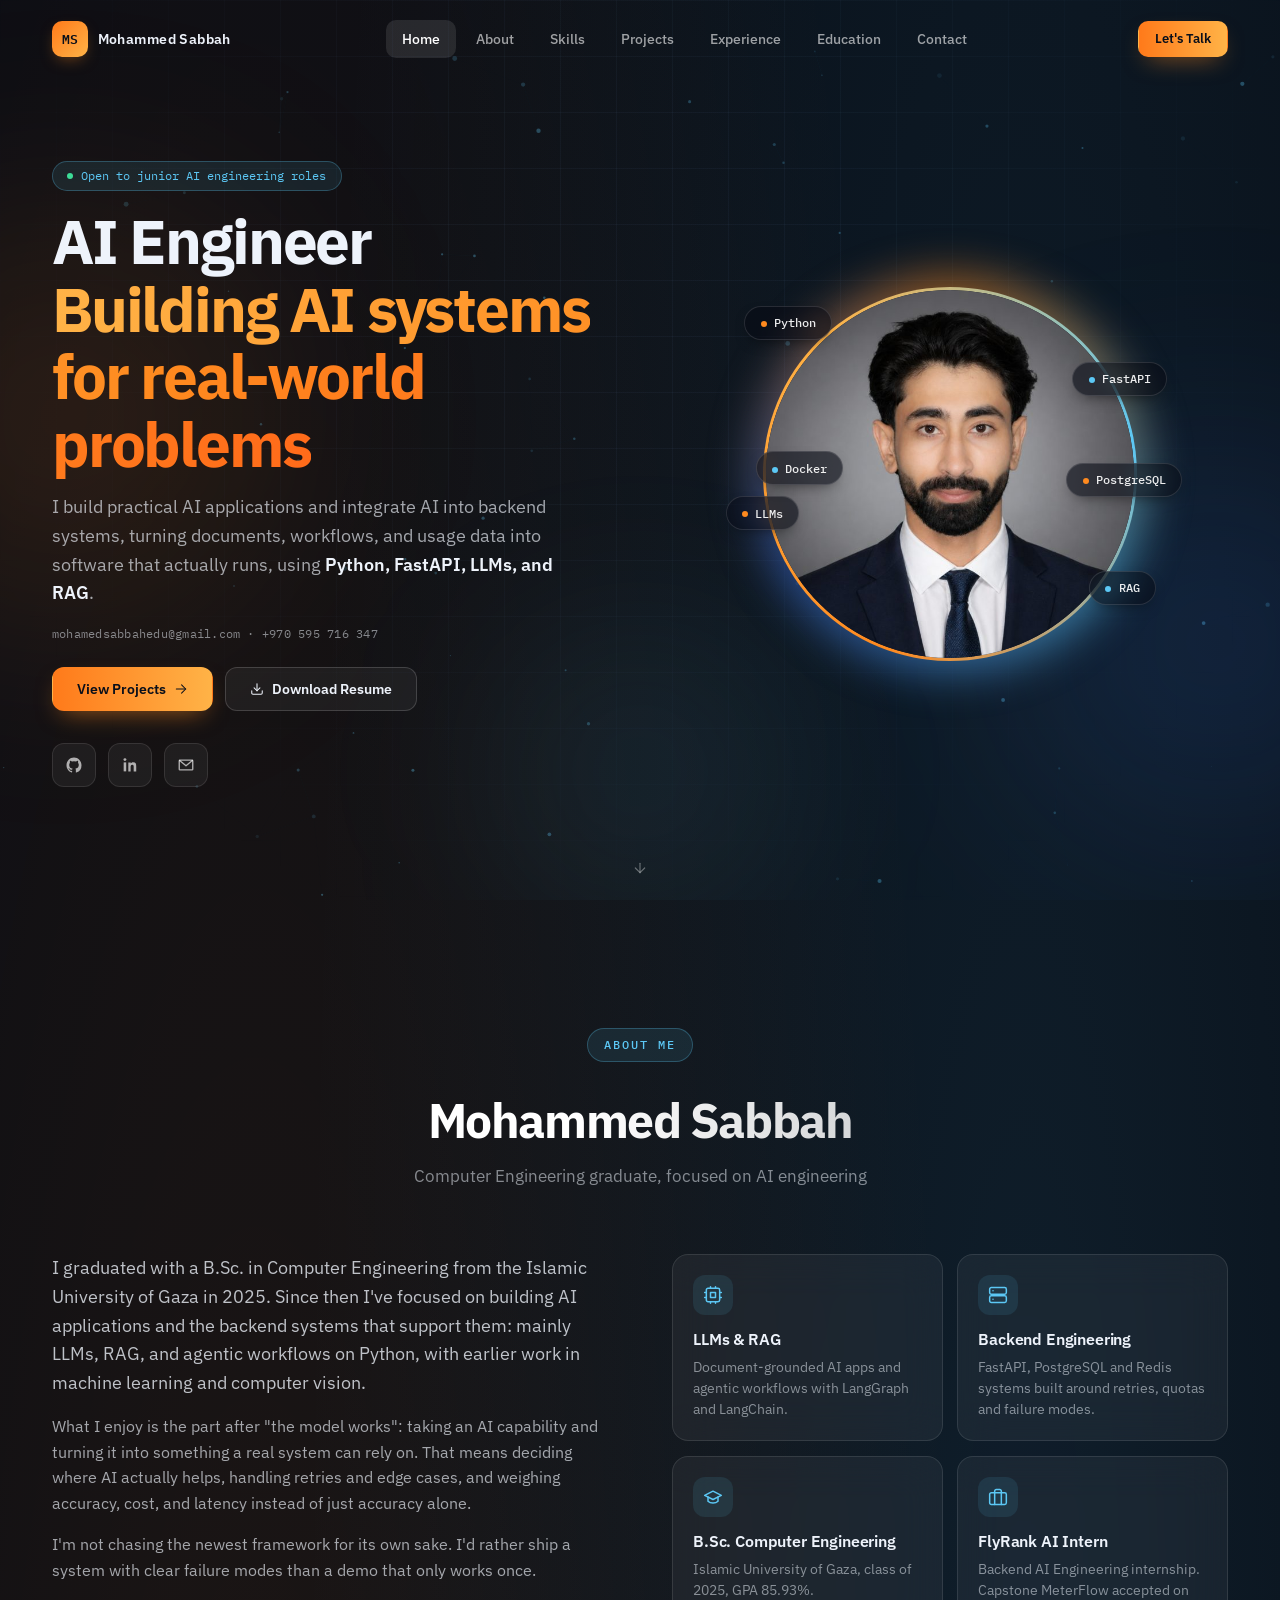
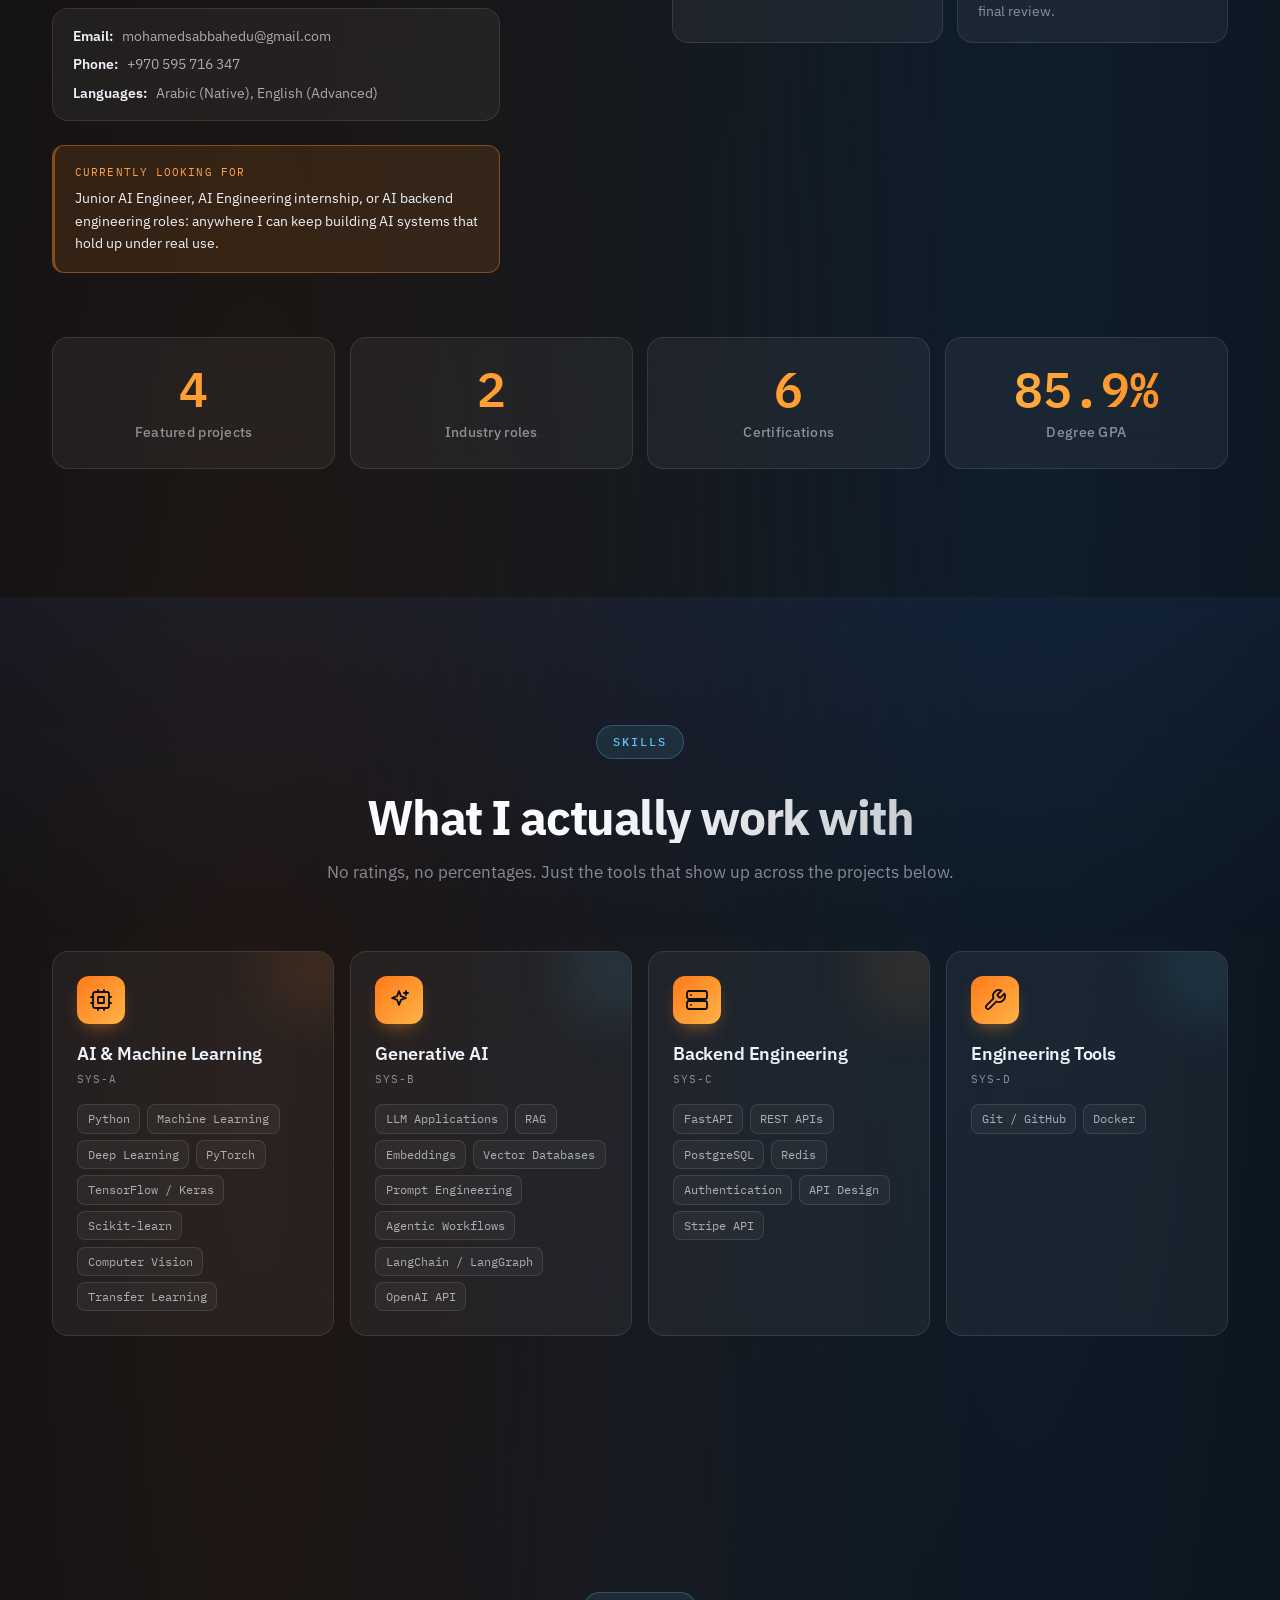
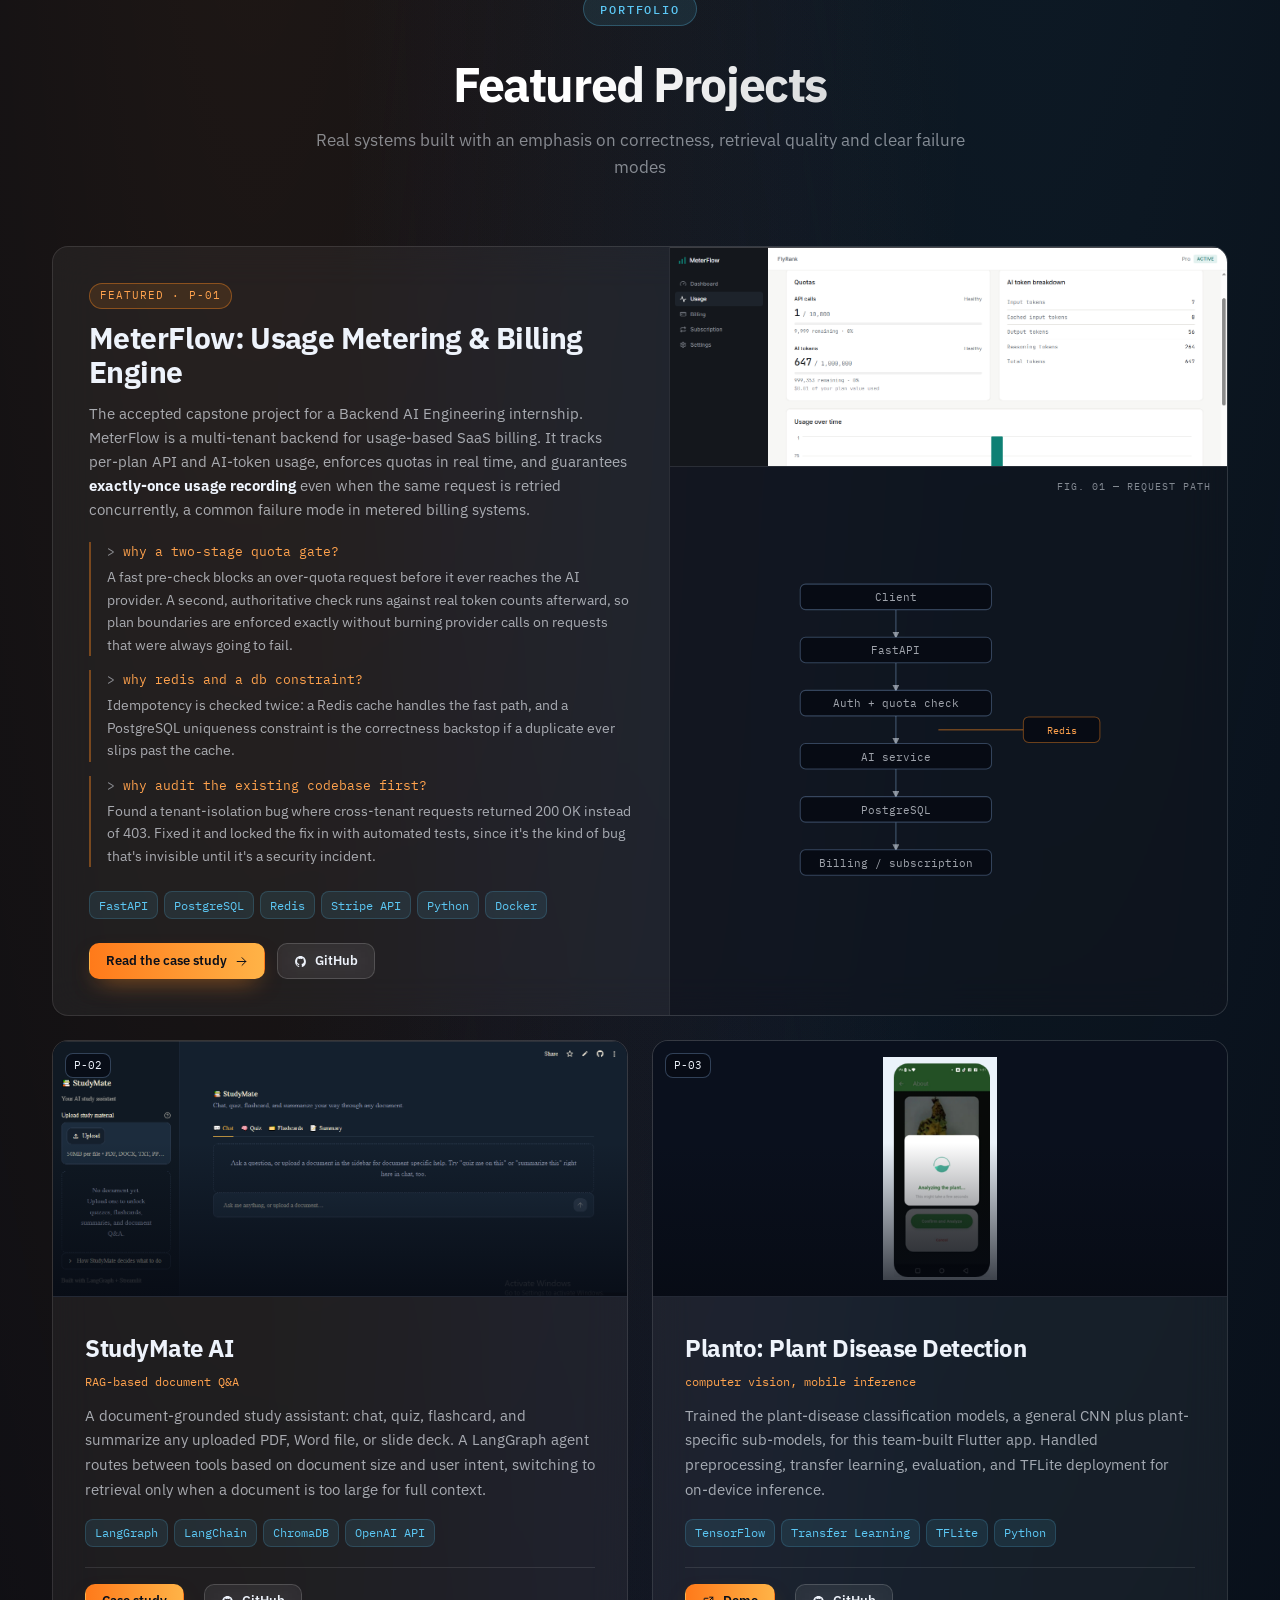
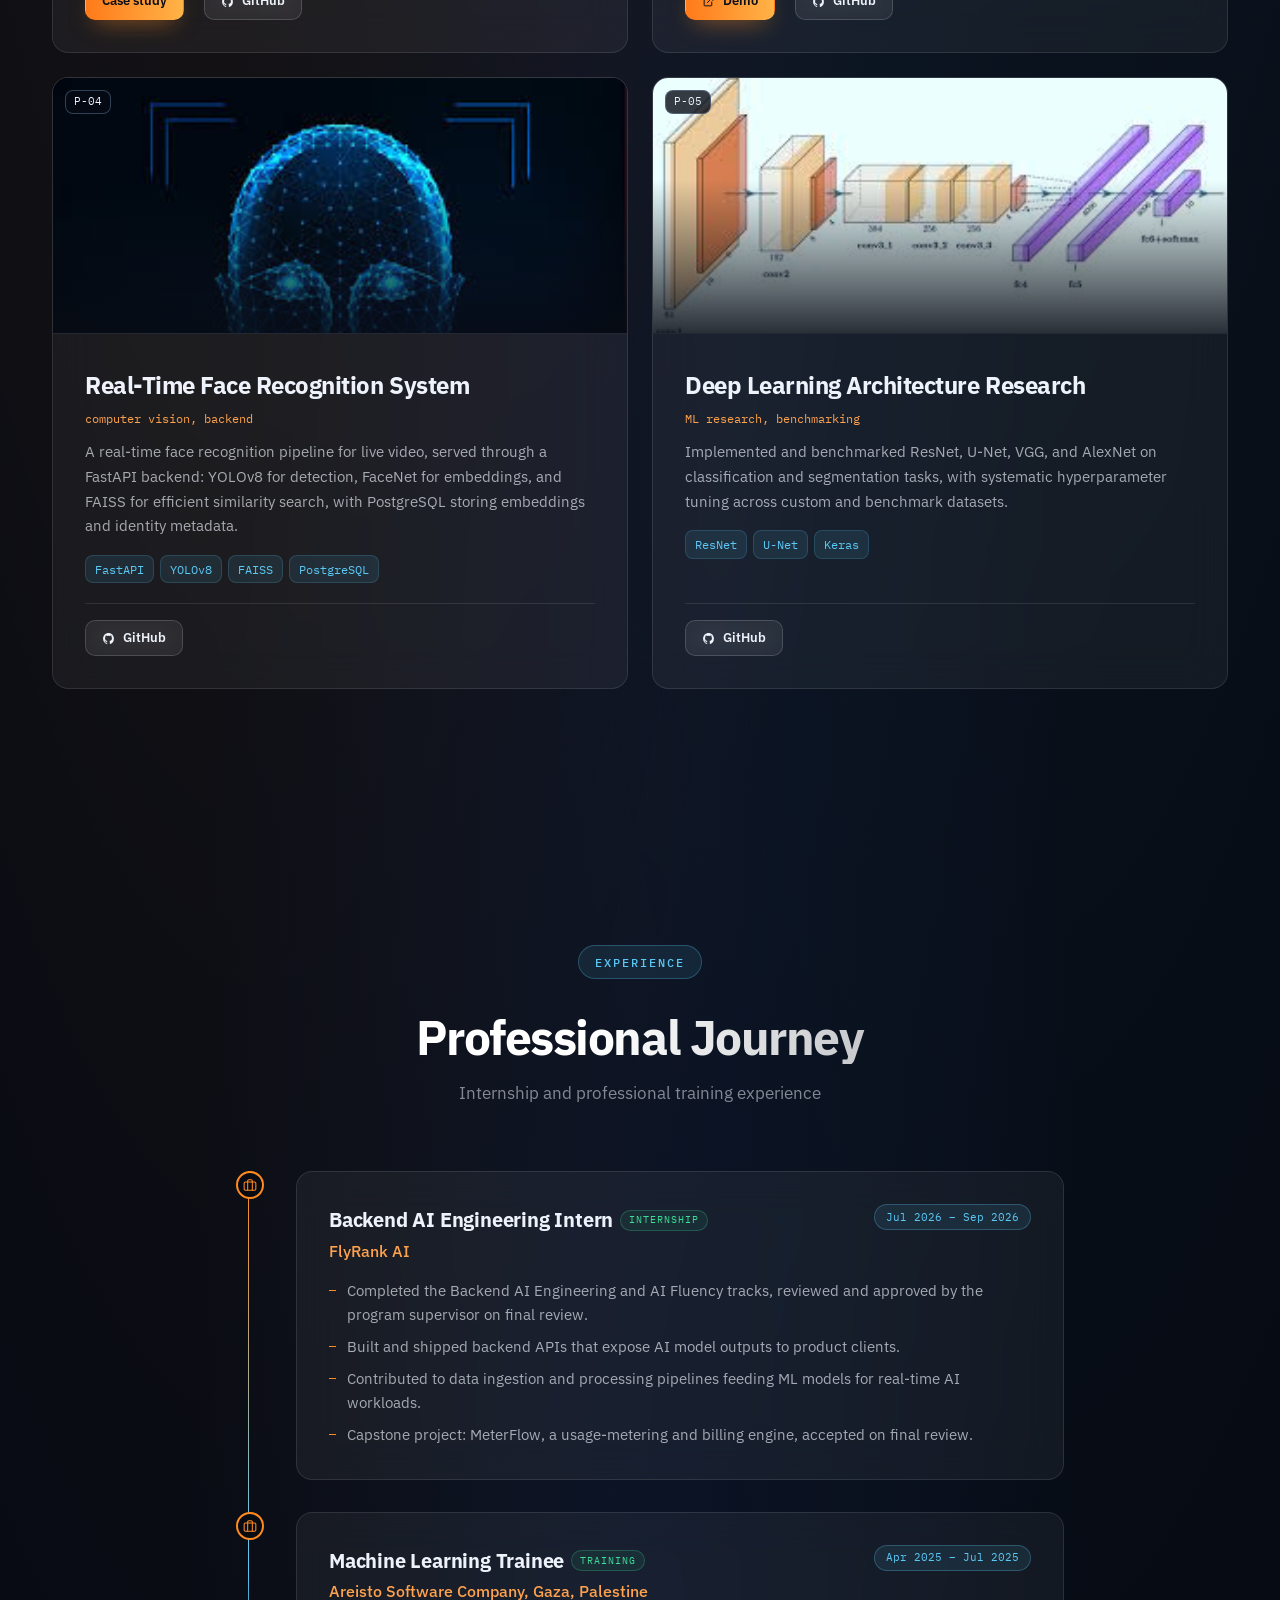
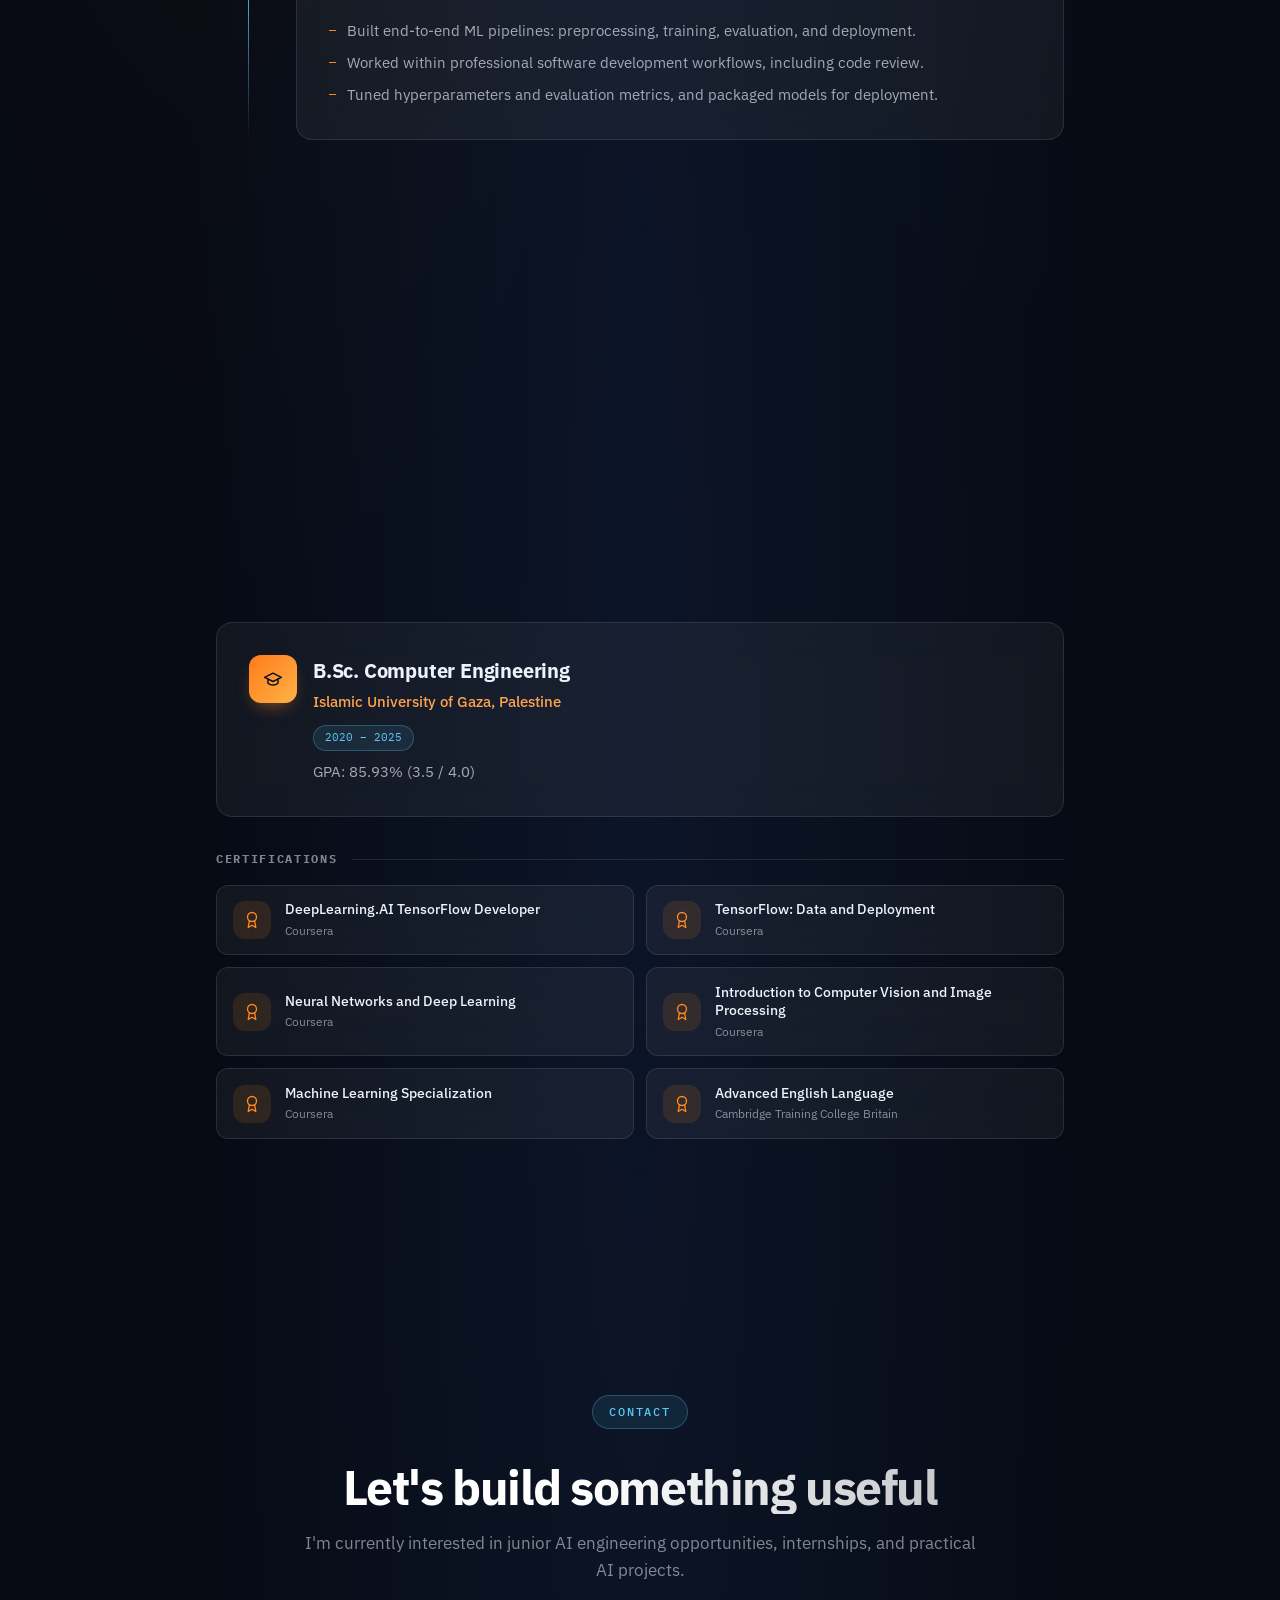
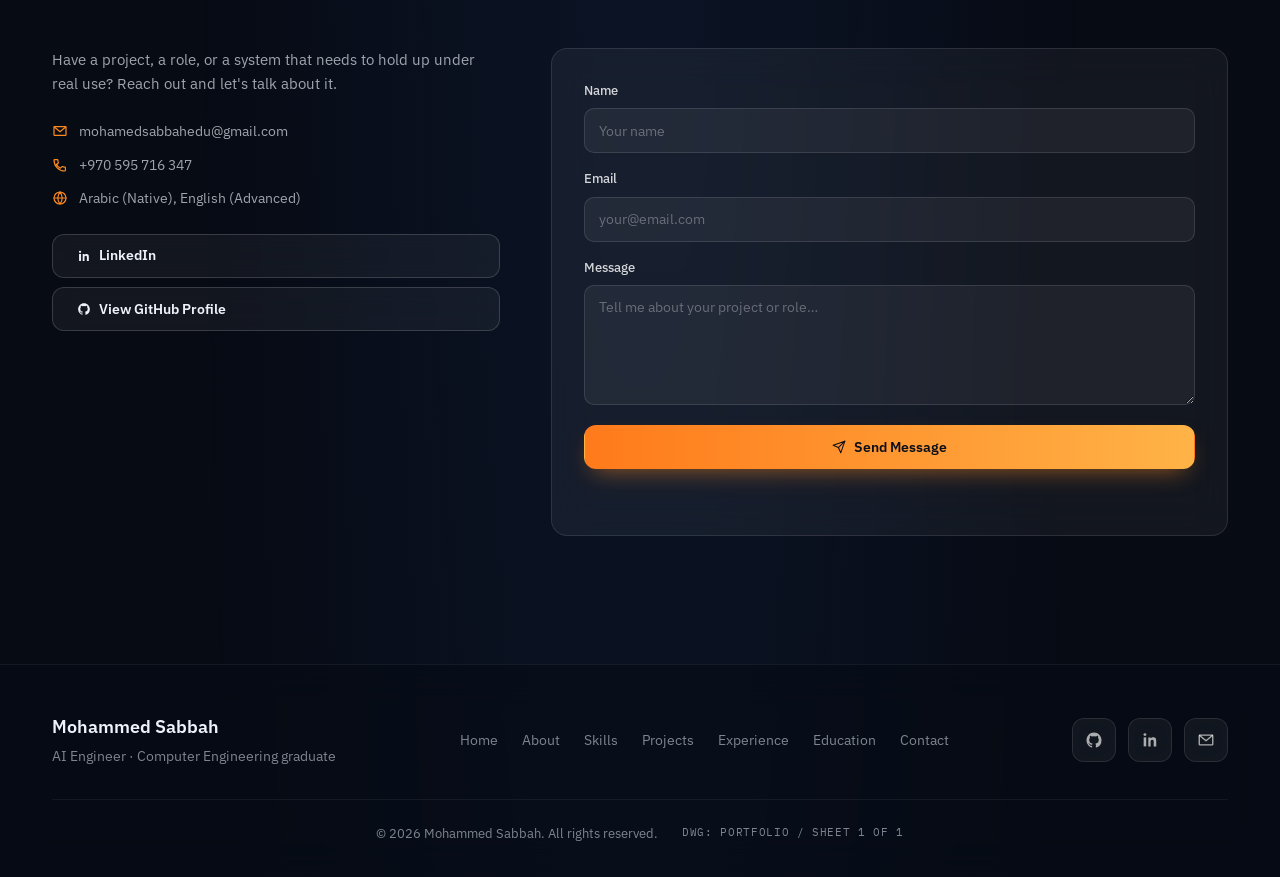
<file: index.html>
<!DOCTYPE html>
<html lang="en">
<head>
<meta charset="UTF-8">
<meta name="viewport" content="width=device-width, initial-scale=1.0">
<meta name="theme-color" content="#070b14">
<title>Mohammed Sabbah | AI Engineer</title>
<meta name="description" content="Mohammed Sabbah is an AI Engineer building practical AI applications and backend systems with Python, FastAPI, LLMs, and RAG. Computer Engineering graduate.">
<link rel="canonical" href="https://molioace.github.io/">

<meta property="og:type" content="website">
<meta property="og:title" content="Mohammed Sabbah | AI Engineer">
<meta property="og:description" content="AI Engineer building practical AI applications and backend systems: Python, FastAPI, LLMs, RAG, and agentic workflows.">
<meta property="og:url" content="https://molioace.github.io/">
<meta property="og:image" content="https://molioace.github.io/assets/MeterFlow.PNG">
<meta name="twitter:card" content="summary_large_image">
<meta name="twitter:title" content="Mohammed Sabbah | AI Engineer">
<meta name="twitter:description" content="AI Engineer building practical AI applications and backend systems: Python, FastAPI, LLMs, RAG, and agentic workflows.">

<link rel="icon" type="image/svg+xml" href="data:image/svg+xml,%3Csvg xmlns='http://www.w3.org/2000/svg' viewBox='0 0 32 32'%3E%3Cdefs%3E%3ClinearGradient id='g' x1='0' y1='0' x2='1' y2='1'%3E%3Cstop offset='0' stop-color='%23FF7A1A'/%3E%3Cstop offset='1' stop-color='%23FFB347'/%3E%3C/linearGradient%3E%3C/defs%3E%3Crect width='32' height='32' rx='8' fill='url(%23g)'/%3E%3Ctext x='16' y='21' font-family='monospace' font-size='13' font-weight='700' fill='%230A0F1A' text-anchor='middle'%3EMS%3C/text%3E%3C/svg%3E">

<link rel="preconnect" href="https://fonts.googleapis.com">
<link rel="preconnect" href="https://fonts.gstatic.com" crossorigin>
<link href="https://fonts.googleapis.com/css2?family=IBM+Plex+Mono:wght@400;500;600&family=IBM+Plex+Sans:wght@400;500;600;700&display=swap" rel="stylesheet">
<script>try{if(sessionStorage.getItem('ms-loaded'))document.documentElement.classList.add('no-loader')}catch(e){}</script>
<link rel="stylesheet" href="styles.css">

<script type="application/ld+json">
{
  "@context": "https://schema.org",
  "@type": "Person",
  "name": "Mohammed Sabbah",
  "jobTitle": "AI Engineer",
  "url": "https://molioace.github.io/",
  "sameAs": [
    "https://github.com/molioace",
    "https://www.linkedin.com/in/mohammed-sabbah-a7688a323/"
  ],
  "alumniOf": {
    "@type": "CollegeOrUniversity",
    "name": "Islamic University of Gaza"
  }
}
</script>
</head>
<body>
<a href="#main" class="skip-link">Skip to content</a>

<div class="loader" id="loader" aria-hidden="true">
  <div class="loader-mark"><div class="box"><span>MS</span></div><div class="orbit"></div></div>
  <div class="loader-name">Mohammed Sabbah</div>
  <div class="loader-bar"><i></i></div>
  <div class="loader-log mono">initializing systems…</div>
</div>

<svg xmlns="http://www.w3.org/2000/svg" style="display:none">
  <symbol id="i-github" viewBox="0 0 24 24"><path d="M12 2C6.48 2 2 6.58 2 12.25c0 4.53 2.87 8.37 6.84 9.73.5.1.68-.22.68-.49 0-.24-.01-.87-.01-1.71-2.78.62-3.37-1.37-3.37-1.37-.46-1.18-1.11-1.5-1.11-1.5-.91-.63.07-.62.07-.62 1 .07 1.53 1.05 1.53 1.05.89 1.56 2.34 1.11 2.91.85.09-.66.35-1.11.63-1.37-2.22-.26-4.56-1.14-4.56-5.07 0-1.12.39-2.03 1.03-2.75-.1-.26-.45-1.31.1-2.73 0 0 .84-.28 2.75 1.05a9.29 9.29 0 0 1 5 0c1.91-1.33 2.75-1.05 2.75-1.05.55 1.42.2 2.47.1 2.73.64.72 1.03 1.63 1.03 2.75 0 3.94-2.34 4.8-4.57 5.06.36.32.68.95.68 1.92 0 1.39-.01 2.51-.01 2.85 0 .27.18.6.69.49A10.26 10.26 0 0 0 22 12.25C22 6.58 17.52 2 12 2Z"/></symbol>
  <symbol id="i-linkedin" viewBox="0 0 24 24"><path d="M6.94 8.5H3.56V20.5H6.94V8.5Z"/><path d="M5.25 6.75a1.94 1.94 0 1 0 0-3.88 1.94 1.94 0 0 0 0 3.88Z"/><path d="M9.75 8.5h3.24v1.64h.05c.45-.85 1.56-1.75 3.2-1.75 3.42 0 4.06 2.25 4.06 5.17V20.5h-3.38v-5.72c0-1.36-.02-3.12-1.9-3.12-1.9 0-2.2 1.48-2.2 3.02v5.82H9.75V8.5Z"/></symbol>
  <symbol id="i-mail" viewBox="0 0 24 24"><path d="M4 5.5h16a1 1 0 0 1 1 1v11a1 1 0 0 1-1 1H4a1 1 0 0 1-1-1v-11a1 1 0 0 1 1-1Z"/><path d="m3.5 6 8.5 7 8.5-7"/></symbol>
  <symbol id="i-phone" viewBox="0 0 24 24"><path d="M6.6 10.8c1.3 2.6 3.4 4.7 6 6l2-2c.3-.3.7-.4 1-.3 1.1.4 2.3.6 3.5.6.6 0 1 .4 1 1V20c0 .6-.4 1-1 1C10.4 21 3 13.6 3 4.9c0-.6.4-1 1-1h3.9c.6 0 1 .4 1 1 0 1.2.2 2.4.6 3.5.1.4 0 .8-.3 1l-2.6 2.4Z"/></symbol>
  <symbol id="i-external" viewBox="0 0 24 24"><path d="M18 13v6a1 1 0 0 1-1 1H5a1 1 0 0 1-1-1V7a1 1 0 0 1 1-1h6"/><path d="M14 4h6v6"/><path d="M10 14 20 4"/></symbol>
  <symbol id="i-arrow-right" viewBox="0 0 24 24"><path d="M4 12h16"/><path d="m13 5 7 7-7 7"/></symbol>
  <symbol id="i-menu" viewBox="0 0 24 24"><path d="M4 7h16"/><path d="M4 12h16"/><path d="M4 17h16"/></symbol>
  <symbol id="i-close" viewBox="0 0 24 24"><path d="m5 5 14 14"/><path d="m19 5-14 14"/></symbol>
  <symbol id="i-doc" viewBox="0 0 24 24"><path d="M7 3h7l5 5v13a1 1 0 0 1-1 1H7a1 1 0 0 1-1-1V4a1 1 0 0 1 1-1Z"/><path d="M14 3v5h5"/></symbol>
  <symbol id="i-globe" viewBox="0 0 24 24"><circle cx="12" cy="12" r="9"/><path d="M3 12h18"/><path d="M12 3a14 14 0 0 1 0 18 14 14 0 0 1 0-18Z"/></symbol>
  <symbol id="i-download" viewBox="0 0 24 24"><path d="M21 15v4a2 2 0 0 1-2 2H5a2 2 0 0 1-2-2v-4"/><path d="m7 10 5 5 5-5"/><path d="M12 15V3"/></symbol>
  <symbol id="i-arrow-down" viewBox="0 0 24 24"><path d="M12 5v14"/><path d="m19 12-7 7-7-7"/></symbol>
  <symbol id="i-arrow-left" viewBox="0 0 24 24"><path d="M20 12H4"/><path d="m11 5-7 7 7 7"/></symbol>
  <symbol id="i-send" viewBox="0 0 24 24"><path d="m22 2-7 20-4-9-9-4Z"/><path d="M22 2 11 13"/></symbol>
  <symbol id="i-briefcase" viewBox="0 0 24 24"><rect x="2" y="7" width="20" height="14" rx="2"/><path d="M16 21V5a2 2 0 0 0-2-2h-4a2 2 0 0 0-2 2v16"/></symbol>
  <symbol id="i-grad" viewBox="0 0 24 24"><path d="M22 10 12 5 2 10l10 5 10-5Z"/><path d="M6 12v5c3 3 9 3 12 0v-5"/></symbol>
  <symbol id="i-award" viewBox="0 0 24 24"><circle cx="12" cy="8" r="6"/><path d="M15.5 13 17 22l-5-3-5 3 1.5-9"/></symbol>
  <symbol id="i-cpu" viewBox="0 0 24 24"><rect x="4" y="4" width="16" height="16" rx="2"/><rect x="9" y="9" width="6" height="6"/><path d="M9 2v2M15 2v2M9 20v2M15 20v2M2 9h2M2 15h2M20 9h2M20 15h2"/></symbol>
  <symbol id="i-server" viewBox="0 0 24 24"><rect x="2" y="3" width="20" height="8" rx="2"/><rect x="2" y="13" width="20" height="8" rx="2"/><path d="M6 7h.01M6 17h.01"/></symbol>
  <symbol id="i-sparkles" viewBox="0 0 24 24"><path d="m12 3 1.9 5.1L19 10l-5.1 1.9L12 17l-1.9-5.1L5 10l5.1-1.9Z"/><path d="M19 3v4M21 5h-4"/></symbol>
  <symbol id="i-wrench" viewBox="0 0 24 24"><path d="M14.7 6.3a1 1 0 0 0 0 1.4l1.6 1.6a1 1 0 0 0 1.4 0l3.77-3.77a6 6 0 0 1-7.94 7.94l-6.91 6.91a2.12 2.12 0 0 1-3-3l6.91-6.91a6 6 0 0 1 7.94-7.94l-3.76 3.76Z"/></symbol>
</svg>

<div class="progress" id="progress" aria-hidden="true"></div>
<canvas class="particles" id="particles" aria-hidden="true"></canvas>
<div class="cursor-glow" id="cursorGlow" aria-hidden="true"></div>

<div class="page">
<div class="blobs" aria-hidden="true"><i class="b1"></i><i class="b2"></i><i class="b3"></i></div>

<header class="header" id="mainNav">
  <nav class="container nav-bar" aria-label="Main navigation">
    <a href="#home" class="nav-logo" aria-label="Mohammed Sabbah, home">
      <span class="mark">MS</span>
      <span class="logo-text">Mohammed Sabbah</span>
    </a>
    <ul class="nav-links" id="navLinks">
      <li><a href="#home" class="active" aria-current="page">Home</a></li>
      <li><a href="#about">About</a></li>
      <li><a href="#skills">Skills</a></li>
      <li><a href="#projects">Projects</a></li>
      <li><a href="#experience">Experience</a></li>
      <li><a href="#education">Education</a></li>
      <li><a href="#contact">Contact</a></li>
    </ul>
    <a href="#contact" class="btn btn-primary btn-sm nav-cta">Let's Talk</a>
    <button class="menu-toggle" id="menuToggle" type="button" aria-label="Toggle navigation menu" aria-expanded="false" aria-controls="drawer">
      <svg class="icon" id="menuIcon"><use href="#i-menu"/></svg>
    </button>
  </nav>
  <div class="drawer" id="drawer">
    <div class="drawer-inner">
      <ul>
        <li><a href="#home">Home</a></li>
        <li><a href="#about">About</a></li>
        <li><a href="#skills">Skills</a></li>
        <li><a href="#projects">Projects</a></li>
        <li><a href="#experience">Experience</a></li>
        <li><a href="#education">Education</a></li>
        <li><a href="#contact">Contact</a></li>
        <li><a href="Resume.pdf" target="_blank" rel="noopener noreferrer">Resume (PDF)</a></li>
        <li class="cta"><a href="#contact" class="btn btn-primary">Let's Talk</a></li>
      </ul>
    </div>
  </div>
</header>

<main id="main">

  <!-- ============ HERO ============ -->
  <section id="home" class="hero">
    <div class="container">
      <div class="hero-copy">
        <span class="status-chip hero-in"><span class="dot"></span>Open to junior AI engineering roles</span>
        <h1 class="hero-in" data-delay="1">AI Engineer <span class="grad">Building AI systems for real-world problems</span></h1>
        <p class="hero-lede hero-in" data-delay="2">I build practical AI applications and integrate AI into backend systems, turning documents, workflows, and usage data into software that actually runs, using <strong>Python, FastAPI, LLMs, and RAG</strong>.</p>
        <p class="hero-meta hero-in" data-delay="2">mohamedsabbahedu@gmail.com · +970 595 716 347</p>
        <div class="hero-actions hero-in" data-delay="3">
          <a href="#projects" class="btn btn-primary">View Projects <svg class="icon" width="15" height="15"><use href="#i-arrow-right"/></svg></a>
          <a href="Resume.pdf" class="btn btn-outline" target="_blank" rel="noopener noreferrer"><svg class="icon" width="16" height="16"><use href="#i-download"/></svg> Download Resume</a>
        </div>
        <div class="hero-socials hero-in" data-delay="4">
          <div class="socials">
            <a href="https://github.com/molioace" target="_blank" rel="noopener noreferrer" aria-label="GitHub"><svg class="icon"><use href="#i-github"/></svg></a>
            <a href="https://www.linkedin.com/in/mohammed-sabbah-a7688a323/" target="_blank" rel="noopener noreferrer" aria-label="LinkedIn"><svg class="icon"><use href="#i-linkedin"/></svg></a>
            <a href="mailto:mohamedsabbahedu@gmail.com" aria-label="Email"><svg class="icon"><use href="#i-mail"/></svg></a>
          </div>
        </div>
      </div>

      <div class="hero-visual hero-in" data-delay="2">
        <div class="avatar">
          <div class="avatar-glow"></div>
          <div class="avatar-ring">
            <div class="avatar-img"><img src="assets/headshot.jpg" alt="Mohammed Sabbah" width="640" height="640" loading="eager"></div>
          </div>
          <span class="float-badge" style="top:5%; left:-5%; animation-delay:0s">Python</span>
          <span class="float-badge" style="top:20%; right:-8%; animation-delay:.2s">FastAPI</span>
          <span class="float-badge" style="bottom:35%; left:-10%; animation-delay:.4s">LLMs</span>
          <span class="float-badge" style="bottom:15%; right:-5%; animation-delay:.6s">RAG</span>
          <span class="float-badge" style="top:47%; right:-12%; animation-delay:.8s">PostgreSQL</span>
          <span class="float-badge" style="bottom:47%; left:-2%; animation-delay:1s">Docker</span>
        </div>
      </div>
    </div>
    <a href="#about" class="scroll-down" aria-label="Scroll to about"><svg class="icon" width="20" height="20"><use href="#i-arrow-down"/></svg></a>
  </section>

  <!-- ============ ABOUT ============ -->
  <section id="about" class="about">
    <div class="container">
      <div class="section-head reveal">
        <span class="pill">About Me</span>
        <h2>Mohammed Sabbah</h2>
        <p>Computer Engineering graduate, focused on AI engineering</p>
      </div>

      <div class="about-grid reveal">
        <div class="about-copy">
          <p>I graduated with a B.Sc. in Computer Engineering from the Islamic University of Gaza in 2025. Since then I've focused on building AI applications and the backend systems that support them: mainly LLMs, RAG, and agentic workflows on Python, with earlier work in machine learning and computer vision.</p>
          <p>What I enjoy is the part after "the model works": taking an AI capability and turning it into something a real system can rely on. That means deciding where AI actually helps, handling retries and edge cases, and weighing accuracy, cost, and latency instead of just accuracy alone.</p>
          <p>I'm not chasing the newest framework for its own sake. I'd rather ship a system with clear failure modes than a demo that only works once.</p>
          <div class="info-box glass">
            <p><b>Email:</b> mohamedsabbahedu@gmail.com</p>
            <p><b>Phone:</b> +970 595 716 347</p>
            <p><b>Languages:</b> Arabic (Native), English (Advanced)</p>
          </div>
          <div class="looking-for">
            <div class="label mono">currently looking for</div>
            <p>Junior AI Engineer, AI Engineering internship, or AI backend engineering roles: anywhere I can keep building AI systems that hold up under real use.</p>
          </div>
        </div>

        <div class="highlights">
          <div class="highlight glass">
            <div class="icon-box"><svg class="icon"><use href="#i-cpu"/></svg></div>
            <h3>LLMs &amp; RAG</h3>
            <p>Document-grounded AI apps and agentic workflows with LangGraph and LangChain.</p>
          </div>
          <div class="highlight glass">
            <div class="icon-box"><svg class="icon"><use href="#i-server"/></svg></div>
            <h3>Backend Engineering</h3>
            <p>FastAPI, PostgreSQL and Redis systems built around retries, quotas and failure modes.</p>
          </div>
          <div class="highlight glass">
            <div class="icon-box"><svg class="icon"><use href="#i-grad"/></svg></div>
            <h3>B.Sc. Computer Engineering</h3>
            <p>Islamic University of Gaza, class of 2025, GPA 85.93%.</p>
          </div>
          <div class="highlight glass">
            <div class="icon-box"><svg class="icon"><use href="#i-briefcase"/></svg></div>
            <h3>FlyRank AI Intern</h3>
            <p>Backend AI Engineering internship. Capstone MeterFlow accepted on final review.</p>
          </div>
        </div>
      </div>

      <div class="stats">
        <div class="stat glass reveal"><div class="n"><span data-count="4">4</span></div><div class="l">Featured projects</div></div>
        <div class="stat glass reveal" data-delay="1"><div class="n"><span data-count="2">2</span></div><div class="l">Industry roles</div></div>
        <div class="stat glass reveal" data-delay="2"><div class="n"><span data-count="6">6</span></div><div class="l">Certifications</div></div>
        <div class="stat glass reveal" data-delay="3"><div class="n"><span data-count="85.9" data-dec="1">85.9</span>%</div><div class="l">Degree GPA</div></div>
      </div>
    </div>
  </section>

  <!-- ============ SKILLS ============ -->
  <section id="skills" class="skills">
    <div class="container">
      <div class="section-head reveal">
        <span class="pill">Skills</span>
        <h2>What I actually work with</h2>
        <p>No ratings, no percentages. Just the tools that show up across the projects below.</p>
      </div>
      <div class="skills-grid">
        <div class="skill-card glass reveal">
          <div class="icon-box orange"><svg class="icon"><use href="#i-cpu"/></svg></div>
          <h3>AI &amp; Machine Learning</h3><span class="code">SYS-A</span>
          <ul>
            <li>Python</li><li>Machine Learning</li><li>Deep Learning</li><li>PyTorch</li><li>TensorFlow / Keras</li><li>Scikit-learn</li><li>Computer Vision</li><li>Transfer Learning</li>
          </ul>
        </div>
        <div class="skill-card glass reveal" data-delay="1">
          <div class="icon-box orange"><svg class="icon"><use href="#i-sparkles"/></svg></div>
          <h3>Generative AI</h3><span class="code">SYS-B</span>
          <ul>
            <li>LLM Applications</li><li>RAG</li><li>Embeddings</li><li>Vector Databases</li><li>Prompt Engineering</li><li>Agentic Workflows</li><li>LangChain / LangGraph</li><li>OpenAI API</li>
          </ul>
        </div>
        <div class="skill-card glass reveal" data-delay="2">
          <div class="icon-box orange"><svg class="icon"><use href="#i-server"/></svg></div>
          <h3>Backend Engineering</h3><span class="code">SYS-C</span>
          <ul>
            <li>FastAPI</li><li>REST APIs</li><li>PostgreSQL</li><li>Redis</li><li>Authentication</li><li>API Design</li><li>Stripe API</li>
          </ul>
        </div>
        <div class="skill-card glass reveal" data-delay="3">
          <div class="icon-box orange"><svg class="icon"><use href="#i-wrench"/></svg></div>
          <h3>Engineering Tools</h3><span class="code">SYS-D</span>
          <ul>
            <li>Git / GitHub</li><li>Docker</li>
          </ul>
        </div>
      </div>
    </div>
  </section>

  <!-- ============ PROJECTS ============ -->
  <section id="projects" class="projects">
    <div class="container">
      <div class="section-head reveal">
        <span class="pill">Portfolio</span>
        <h2>Featured Projects</h2>
        <p>Real systems built with an emphasis on correctness, retrieval quality and clear failure modes</p>
      </div>

      <div class="featured-card glass reveal">
        <div class="featured-copy">
          <div class="featured-top"><span class="badge">Featured · P-01</span></div>
          <h3>MeterFlow: Usage Metering &amp; Billing Engine</h3>
          <p>The accepted capstone project for a Backend AI Engineering internship. MeterFlow is a multi-tenant backend for usage-based SaaS billing. It tracks per-plan API and AI-token usage, enforces quotas in real time, and guarantees <strong>exactly-once usage recording</strong> even when the same request is retried concurrently, a common failure mode in metered billing systems.</p>

          <div class="decision-list">
            <div class="decision">
              <div class="q mono">why a two-stage quota gate?</div>
              <div class="a">A fast pre-check blocks an over-quota request before it ever reaches the AI provider. A second, authoritative check runs against real token counts afterward, so plan boundaries are enforced exactly without burning provider calls on requests that were always going to fail.</div>
            </div>
            <div class="decision">
              <div class="q mono">why redis and a db constraint?</div>
              <div class="a">Idempotency is checked twice: a Redis cache handles the fast path, and a PostgreSQL uniqueness constraint is the correctness backstop if a duplicate ever slips past the cache.</div>
            </div>
            <div class="decision">
              <div class="q mono">why audit the existing codebase first?</div>
              <div class="a">Found a tenant-isolation bug where cross-tenant requests returned 200 OK instead of 403. Fixed it and locked the fix in with automated tests, since it's the kind of bug that's invisible until it's a security incident.</div>
            </div>
          </div>

          <div class="tag-row">
            <span class="tag">FastAPI</span><span class="tag">PostgreSQL</span><span class="tag">Redis</span><span class="tag">Stripe API</span><span class="tag">Python</span><span class="tag">Docker</span>
          </div>

          <div class="link-row">
            <a href="projects/meterflow.html" class="btn btn-primary btn-sm">Read the case study <svg class="icon" width="14" height="14"><use href="#i-arrow-right"/></svg></a>
            <!-- TODO: replace with the real MeterFlow repo URL -->
            <a href="https://github.com/molioace" class="btn btn-outline btn-sm" target="_blank" rel="noopener noreferrer"><svg class="icon" width="14" height="14"><use href="#i-github"/></svg> GitHub</a>
          </div>
        </div>

        <div class="featured-media">
          <img src="assets/MeterFlow.PNG" alt="MeterFlow usage dashboard showing API call quota, AI token breakdown, and usage over time" loading="lazy">
          <div class="diagram-wrap">
            <svg viewBox="0 0 320 300" xmlns="http://www.w3.org/2000/svg">
              <defs>
                <marker id="arrow2" viewBox="0 0 10 10" refX="8" refY="5" markerWidth="5" markerHeight="5" orient="auto-start-reverse">
                  <path d="M0 0 L10 5 L0 10 z" fill="var(--text-faint)"/>
                </marker>
              </defs>
              <line x1="110" y1="26" x2="110" y2="52" stroke="var(--border-strong)" stroke-width="1.3" marker-end="url(#arrow2)"/>
              <line x1="110" y1="76" x2="110" y2="102" stroke="var(--border-strong)" stroke-width="1.3" marker-end="url(#arrow2)"/>
              <line x1="110" y1="126" x2="110" y2="152" stroke="var(--border-strong)" stroke-width="1.3" marker-end="url(#arrow2)"/>
              <line x1="110" y1="176" x2="110" y2="202" stroke="var(--border-strong)" stroke-width="1.3" marker-end="url(#arrow2)"/>
              <line x1="110" y1="226" x2="110" y2="252" stroke="var(--border-strong)" stroke-width="1.3" marker-end="url(#arrow2)"/>
              <line x1="150" y1="139" x2="230" y2="139" stroke="var(--accent-border)" stroke-width="1.3"/>

              <text x="20" y="17" fill="var(--text-faint)" font-family="var(--font-mono)" font-size="10">client</text>
              <rect x="20" y="2" width="180" height="24" rx="5" fill="var(--bg)" stroke="var(--border-strong)"/>
              <text x="110" y="18" text-anchor="middle" fill="var(--text-muted)" font-family="var(--font-mono)" font-size="10.5">Client</text>

              <rect x="20" y="52" width="180" height="24" rx="5" fill="var(--bg)" stroke="var(--border-strong)"/>
              <text x="110" y="68" text-anchor="middle" fill="var(--text-muted)" font-family="var(--font-mono)" font-size="10.5">FastAPI</text>

              <rect x="20" y="102" width="180" height="24" rx="5" fill="var(--bg)" stroke="var(--border-strong)"/>
              <text x="110" y="118" text-anchor="middle" fill="var(--text-muted)" font-family="var(--font-mono)" font-size="10.5">Auth + quota check</text>

              <rect x="230" y="127" width="72" height="24" rx="5" fill="var(--bg)" stroke="var(--accent-border)"/>
              <text x="266" y="143" text-anchor="middle" fill="var(--accent-hover)" font-family="var(--font-mono)" font-size="9.5">Redis</text>

              <rect x="20" y="152" width="180" height="24" rx="5" fill="var(--bg)" stroke="var(--border-strong)"/>
              <text x="110" y="168" text-anchor="middle" fill="var(--text-muted)" font-family="var(--font-mono)" font-size="10.5">AI service</text>

              <rect x="20" y="202" width="180" height="24" rx="5" fill="var(--bg)" stroke="var(--border-strong)"/>
              <text x="110" y="218" text-anchor="middle" fill="var(--text-muted)" font-family="var(--font-mono)" font-size="10.5">PostgreSQL</text>

              <rect x="20" y="252" width="180" height="24" rx="5" fill="var(--bg)" stroke="var(--border-strong)"/>
              <text x="110" y="268" text-anchor="middle" fill="var(--text-muted)" font-family="var(--font-mono)" font-size="10.5">Billing / subscription</text>
            </svg>
          </div>
        </div>
      </div>

      <div class="project-grid">
        <article class="project-card glass reveal">
          <a class="project-thumb" href="projects/studymate.html" aria-label="StudyMate AI case study">
            <span class="idx">P-02</span>
            <img src="assets/STUDYMATE.PNG" alt="StudyMate AI interface with chat, quiz, flashcards, and summary tabs" loading="lazy">
            <span class="overlay"><span>Read case study</span></span>
          </a>
          <div class="project-body">
            <h3><a href="projects/studymate.html">StudyMate AI</a></h3>
            <div class="role mono">RAG-based document Q&amp;A</div>
            <p>A document-grounded study assistant: chat, quiz, flashcard, and summarize any uploaded PDF, Word file, or slide deck. A LangGraph agent routes between tools based on document size and user intent, switching to retrieval only when a document is too large for full context.</p>
            <div class="tag-row">
              <span class="tag">LangGraph</span><span class="tag">LangChain</span><span class="tag">ChromaDB</span><span class="tag">OpenAI API</span>
            </div>
            <div class="link-row">
              <a href="projects/studymate.html" class="btn btn-primary btn-sm">Case study</a>
              <a href="https://github.com/molioace/StudyMate-AI" class="btn btn-outline btn-sm" target="_blank" rel="noopener noreferrer"><svg class="icon" width="14" height="14"><use href="#i-github"/></svg> GitHub</a>
            </div>
          </div>
        </article>

        <article class="project-card glass reveal" data-delay="1">
          <div class="project-thumb contain">
            <span class="idx">P-03</span>
            <img src="assets/Planto.PNG" alt="Planto mobile app analyzing a plant leaf photo for disease detection" loading="lazy">
          </div>
          <div class="project-body">
            <h3>Planto: Plant Disease Detection</h3>
            <div class="role mono">computer vision, mobile inference</div>
            <p>Trained the plant-disease classification models, a general CNN plus plant-specific sub-models, for this team-built Flutter app. Handled preprocessing, transfer learning, evaluation, and TFLite deployment for on-device inference.</p>
            <div class="tag-row">
              <span class="tag">TensorFlow</span><span class="tag">Transfer Learning</span><span class="tag">TFLite</span><span class="tag">Python</span>
            </div>
            <div class="link-row">
              <a href="https://drive.google.com/file/d/11CYVnk3eb7rnFTC6Q1ymUB2iM93VcrZe/view" class="btn btn-primary btn-sm" target="_blank" rel="noopener noreferrer"><svg class="icon" width="14" height="14"><use href="#i-external"/></svg> Demo</a>
              <a href="https://github.com/Anas20022/planto/" class="btn btn-outline btn-sm" target="_blank" rel="noopener noreferrer"><svg class="icon" width="14" height="14"><use href="#i-github"/></svg> GitHub</a>
            </div>
          </div>
        </article>

        <article class="project-card glass reveal">
          <div class="project-thumb">
            <span class="idx">P-04</span>
            <img src="assets/facerec.jpeg" alt="Real-time face recognition system output with detection boxes" loading="lazy">
          </div>
          <div class="project-body">
            <h3>Real-Time Face Recognition System</h3>
            <div class="role mono">computer vision, backend</div>
            <p>A real-time face recognition pipeline for live video, served through a FastAPI backend: YOLOv8 for detection, FaceNet for embeddings, and FAISS for efficient similarity search, with PostgreSQL storing embeddings and identity metadata.</p>
            <div class="tag-row">
              <span class="tag">FastAPI</span><span class="tag">YOLOv8</span><span class="tag">FAISS</span><span class="tag">PostgreSQL</span>
            </div>
            <div class="link-row">
              <a href="https://github.com/molioace/FaceRecogentionSystem" class="btn btn-outline btn-sm" target="_blank" rel="noopener noreferrer"><svg class="icon" width="14" height="14"><use href="#i-github"/></svg> GitHub</a>
            </div>
          </div>
        </article>

        <article class="project-card glass reveal" data-delay="1">
          <div class="project-thumb">
            <span class="idx">P-05</span>
            <img src="assets/alexnet.jpeg" alt="Deep learning architecture benchmarking visualization" loading="lazy">
          </div>
          <div class="project-body">
            <h3>Deep Learning Architecture Research</h3>
            <div class="role mono">ML research, benchmarking</div>
            <p>Implemented and benchmarked ResNet, U-Net, VGG, and AlexNet on classification and segmentation tasks, with systematic hyperparameter tuning across custom and benchmark datasets.</p>
            <div class="tag-row">
              <span class="tag">ResNet</span><span class="tag">U-Net</span><span class="tag">Keras</span>
            </div>
            <div class="link-row">
              <a href="https://github.com/molioace" class="btn btn-outline btn-sm" target="_blank" rel="noopener noreferrer"><svg class="icon" width="14" height="14"><use href="#i-github"/></svg> GitHub</a>
            </div>
          </div>
        </article>
      </div>
    </div>
  </section>

  <!-- ============ EXPERIENCE ============ -->
  <section id="experience" class="experience">
    <div class="narrow">
      <div class="section-head reveal">
        <span class="pill">Experience</span>
        <h2>Professional Journey</h2>
        <p>Internship and professional training experience</p>
      </div>

      <div class="timeline reveal" id="timeline">
        <div class="timeline-list">
          <div class="tl-item">
            <div class="tl-dot"><svg class="icon"><use href="#i-briefcase"/></svg></div>
            <div class="tl-card glass">
              <div class="tl-head">
                <div>
                  <div class="tl-role"><h3>Backend AI Engineering Intern</h3><span class="kind">Internship</span></div>
                  <p class="tl-org">FlyRank AI</p>
                </div>
                <span class="date-pill">Jul 2026 – Sep 2026</span>
              </div>
              <ul>
                <li>Completed the Backend AI Engineering and AI Fluency tracks, reviewed and approved by the program supervisor on final review.</li>
                <li>Built and shipped backend APIs that expose AI model outputs to product clients.</li>
                <li>Contributed to data ingestion and processing pipelines feeding ML models for real-time AI workloads.</li>
                <li>Capstone project: MeterFlow, a usage-metering and billing engine, accepted on final review.</li>
              </ul>
            </div>
          </div>
          <div class="tl-item">
            <div class="tl-dot"><svg class="icon"><use href="#i-briefcase"/></svg></div>
            <div class="tl-card glass">
              <div class="tl-head">
                <div>
                  <div class="tl-role"><h3>Machine Learning Trainee</h3><span class="kind">Training</span></div>
                  <p class="tl-org">Areisto Software Company, Gaza, Palestine</p>
                </div>
                <span class="date-pill">Apr 2025 – Jul 2025</span>
              </div>
              <ul>
                <li>Built end-to-end ML pipelines: preprocessing, training, evaluation, and deployment.</li>
                <li>Worked within professional software development workflows, including code review.</li>
                <li>Tuned hyperparameters and evaluation metrics, and packaged models for deployment.</li>
              </ul>
            </div>
          </div>
        </div>
      </div>
    </div>
  </section>

  <!-- ============ EDUCATION ============ -->
  <section id="education" class="education">
    <div class="narrow">
      <div class="section-head reveal">
        <span class="pill">Education</span>
        <h2>Academic Background</h2>
        <p>Formal education and professional certifications</p>
      </div>

      <div class="edu-stack">
        <div class="edu-card glass reveal">
          <div class="icon-box orange"><svg class="icon"><use href="#i-grad"/></svg></div>
          <div>
            <h3>B.Sc. Computer Engineering</h3>
            <p class="org">Islamic University of Gaza, Palestine</p>
            <div class="meta"><span class="date-pill">2020 – 2025</span></div>
            <p class="gpa">GPA: 85.93% (3.5 / 4.0)</p>
          </div>
        </div>
      </div>

      <h3 class="cert-title reveal">Certifications</h3>
      <div class="cert-grid">
        <div class="cert-item glass reveal"><div class="icon-box"><svg class="icon"><use href="#i-award"/></svg></div><div><div class="name">DeepLearning.AI TensorFlow Developer</div><div class="provider">Coursera</div></div></div>
        <div class="cert-item glass reveal" data-delay="1"><div class="icon-box"><svg class="icon"><use href="#i-award"/></svg></div><div><div class="name">TensorFlow: Data and Deployment</div><div class="provider">Coursera</div></div></div>
        <div class="cert-item glass reveal"><div class="icon-box"><svg class="icon"><use href="#i-award"/></svg></div><div><div class="name">Neural Networks and Deep Learning</div><div class="provider">Coursera</div></div></div>
        <div class="cert-item glass reveal" data-delay="1"><div class="icon-box"><svg class="icon"><use href="#i-award"/></svg></div><div><div class="name">Introduction to Computer Vision and Image Processing</div><div class="provider">Coursera</div></div></div>
        <div class="cert-item glass reveal"><div class="icon-box"><svg class="icon"><use href="#i-award"/></svg></div><div><div class="name">Machine Learning Specialization</div><div class="provider">Coursera</div></div></div>
        <div class="cert-item glass reveal" data-delay="1"><div class="icon-box"><svg class="icon"><use href="#i-award"/></svg></div><div><div class="name">Advanced English Language</div><div class="provider">Cambridge Training College Britain</div></div></div>
      </div>
    </div>
  </section>

  <!-- ============ CONTACT ============ -->
  <section id="contact" class="contact">
    <div class="container">
      <div class="section-head reveal">
        <span class="pill">Contact</span>
        <h2>Let's build something useful</h2>
        <p>I'm currently interested in junior AI engineering opportunities, internships, and practical AI projects.</p>
      </div>

      <div class="contact-grid reveal">
        <div class="contact-info">
          <p>Have a project, a role, or a system that needs to hold up under real use? Reach out and let's talk about it.</p>
          <div class="contact-lines">
            <p><svg class="icon"><use href="#i-mail"/></svg><a href="mailto:mohamedsabbahedu@gmail.com">mohamedsabbahedu@gmail.com</a></p>
            <p><svg class="icon"><use href="#i-phone"/></svg><a href="tel:+970595716347">+970 595 716 347</a></p>
            <p><svg class="icon"><use href="#i-globe"/></svg><span>Arabic (Native), English (Advanced)</span></p>
          </div>
          <div class="contact-actions">
            <a href="https://www.linkedin.com/in/mohammed-sabbah-a7688a323/" class="btn btn-outline" target="_blank" rel="noopener noreferrer"><svg class="icon" width="16" height="16"><use href="#i-linkedin"/></svg> LinkedIn</a>
            <a href="https://github.com/molioace" class="btn btn-outline" target="_blank" rel="noopener noreferrer"><svg class="icon" width="16" height="16"><use href="#i-github"/></svg> View GitHub Profile</a>
          </div>
        </div>

        <form class="contact-form glass" id="contactForm" novalidate>
          <input type="checkbox" name="botcheck" tabindex="-1" autocomplete="off" aria-hidden="true" style="position:absolute;left:-9999px;opacity:0;height:0;width:0">
          <div class="field">
            <label for="cf-name">Name</label>
            <input id="cf-name" name="name" type="text" placeholder="Your name" autocomplete="name" required>
          </div>
          <div class="field">
            <label for="cf-email">Email</label>
            <input id="cf-email" name="email" type="email" placeholder="your@email.com" autocomplete="email" required>
          </div>
          <div class="field">
            <label for="cf-message">Message</label>
            <textarea id="cf-message" name="message" placeholder="Tell me about your project or role…" required></textarea>
          </div>
          <button type="submit" class="btn btn-primary btn-block" id="cfSubmit"><svg class="icon" width="15" height="15"><use href="#i-send"/></svg> <span>Send Message</span></button>
          <p class="form-status" id="cfStatus" role="status" aria-live="polite"></p>
        </form>
      </div>
    </div>
  </section>

</main>

<footer>
  <div class="container">
    <div class="footer-top">
      <div class="footer-id">
        <div class="name">Mohammed Sabbah</div>
        <div class="role">AI Engineer · Computer Engineering graduate</div>
      </div>
      <nav class="footer-links" aria-label="Footer"><a href="#home">Home</a><a href="#about">About</a><a href="#skills">Skills</a><a href="#projects">Projects</a><a href="#experience">Experience</a><a href="#education">Education</a><a href="#contact">Contact</a></nav>
      <div class="socials">
        <a href="https://github.com/molioace" target="_blank" rel="noopener noreferrer" aria-label="GitHub"><svg class="icon"><use href="#i-github"/></svg></a>
        <a href="https://www.linkedin.com/in/mohammed-sabbah-a7688a323/" target="_blank" rel="noopener noreferrer" aria-label="LinkedIn"><svg class="icon"><use href="#i-linkedin"/></svg></a>
        <a href="mailto:mohamedsabbahedu@gmail.com" aria-label="Email"><svg class="icon"><use href="#i-mail"/></svg></a>
      </div>
    </div>
    <div class="footer-copy"><span>&copy; <span id="currentYear"></span> Mohammed Sabbah. All rights reserved.</span><span class="dwg">DWG: PORTFOLIO / SHEET 1 OF 1</span></div>
  </div>
</footer>
</div>

<script src="script.js"></script>
</body>
</html>
</file>
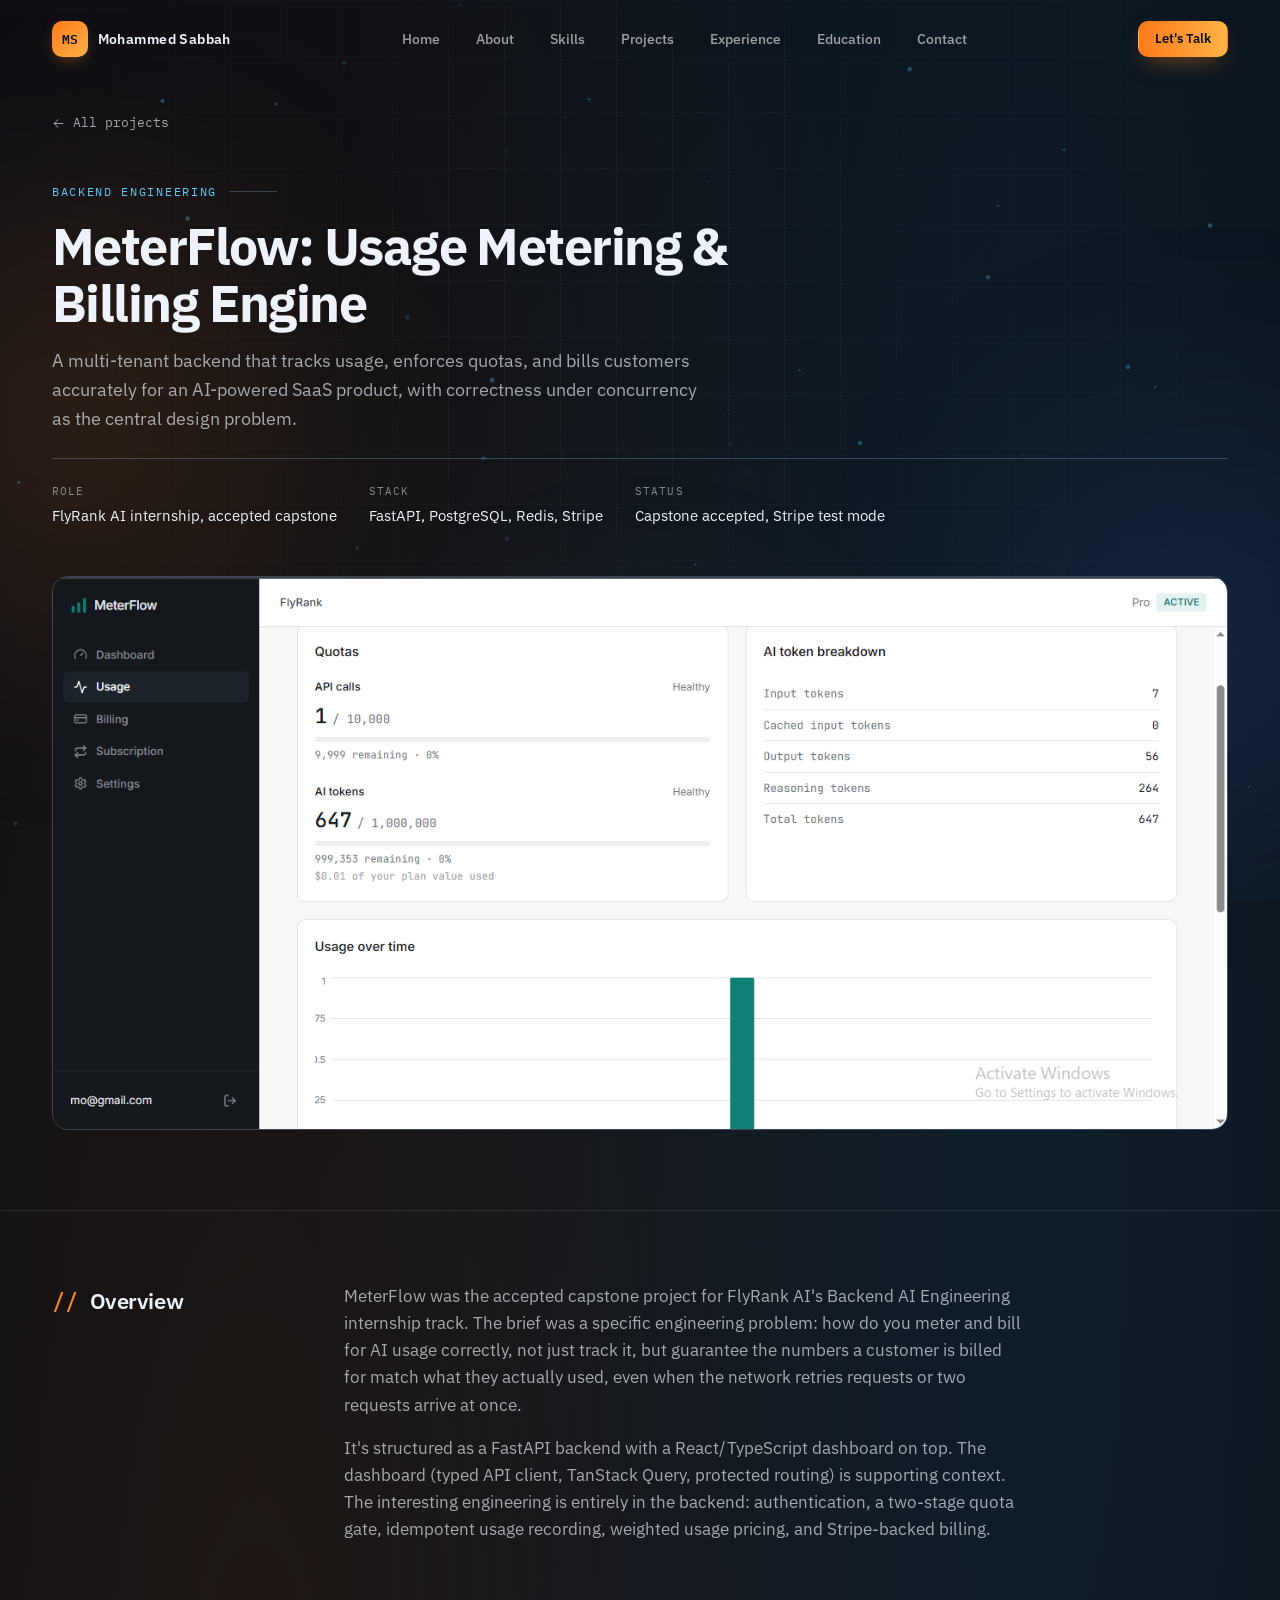
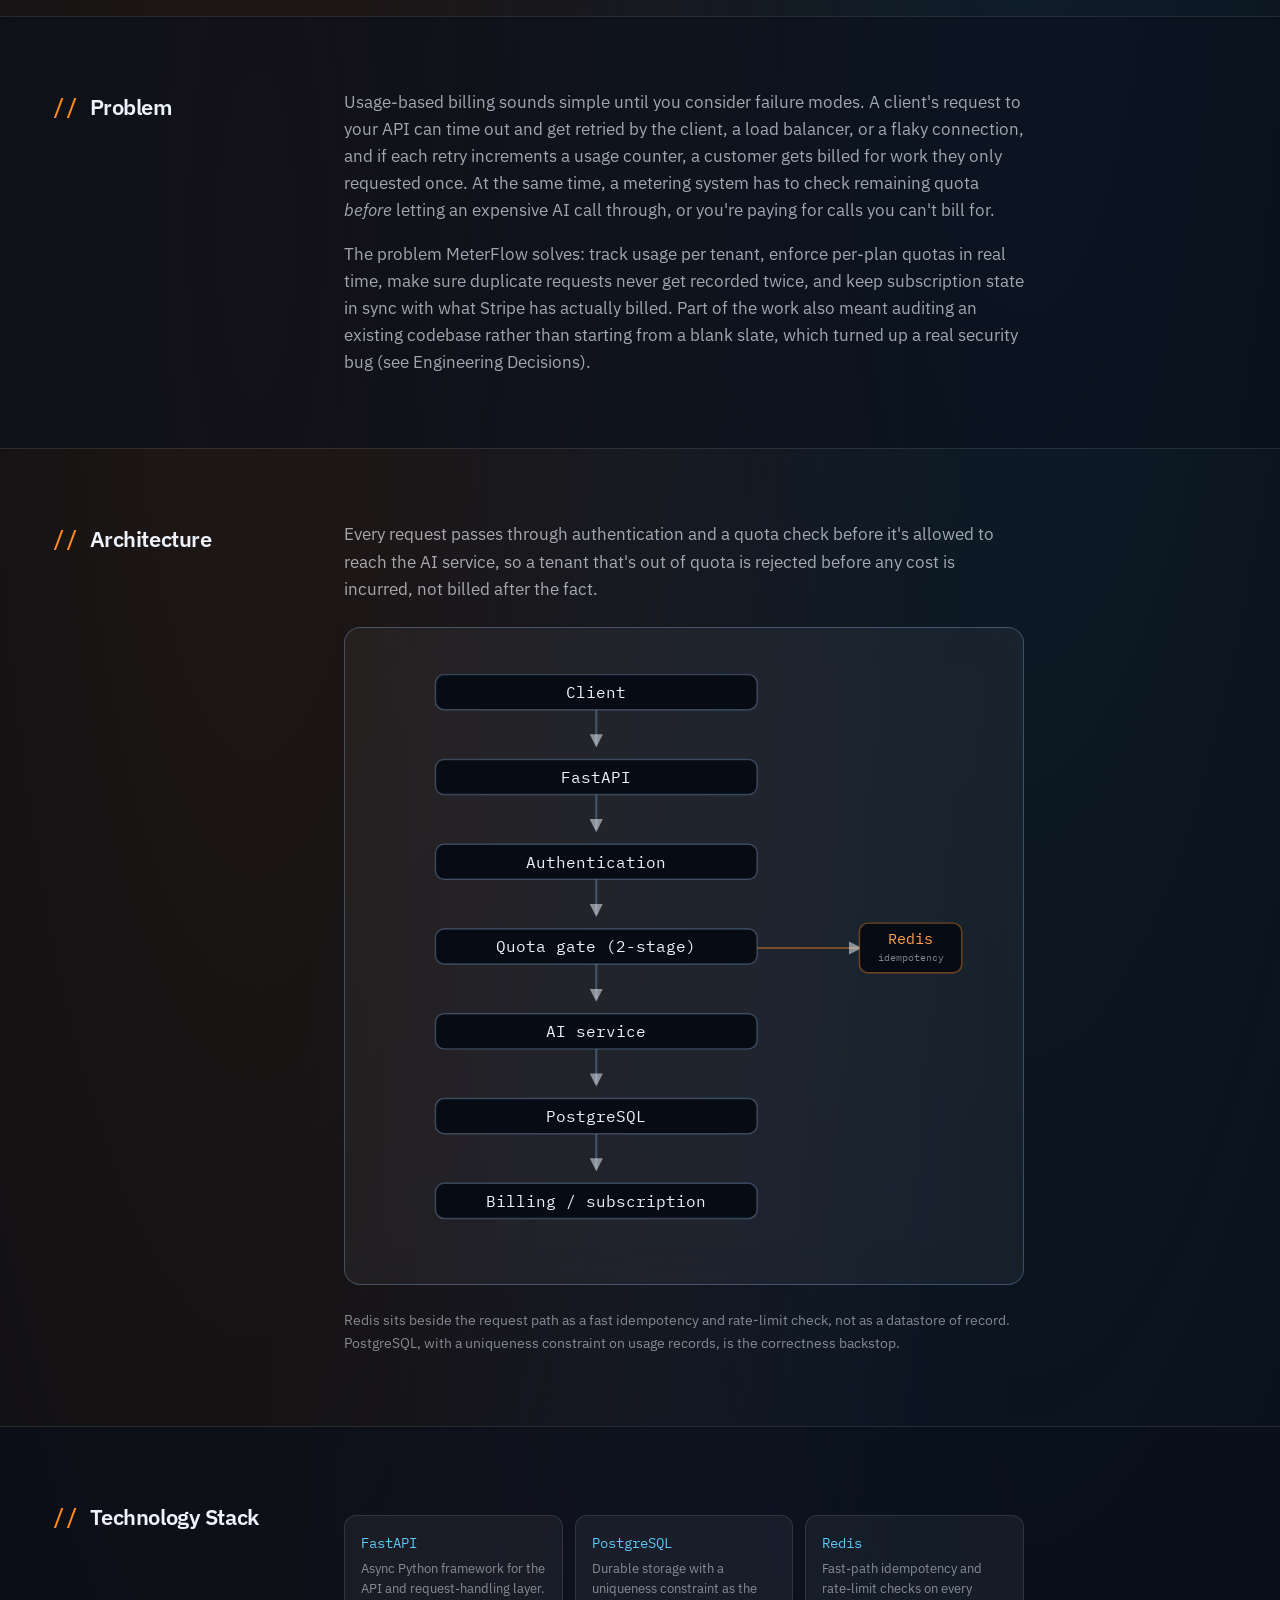
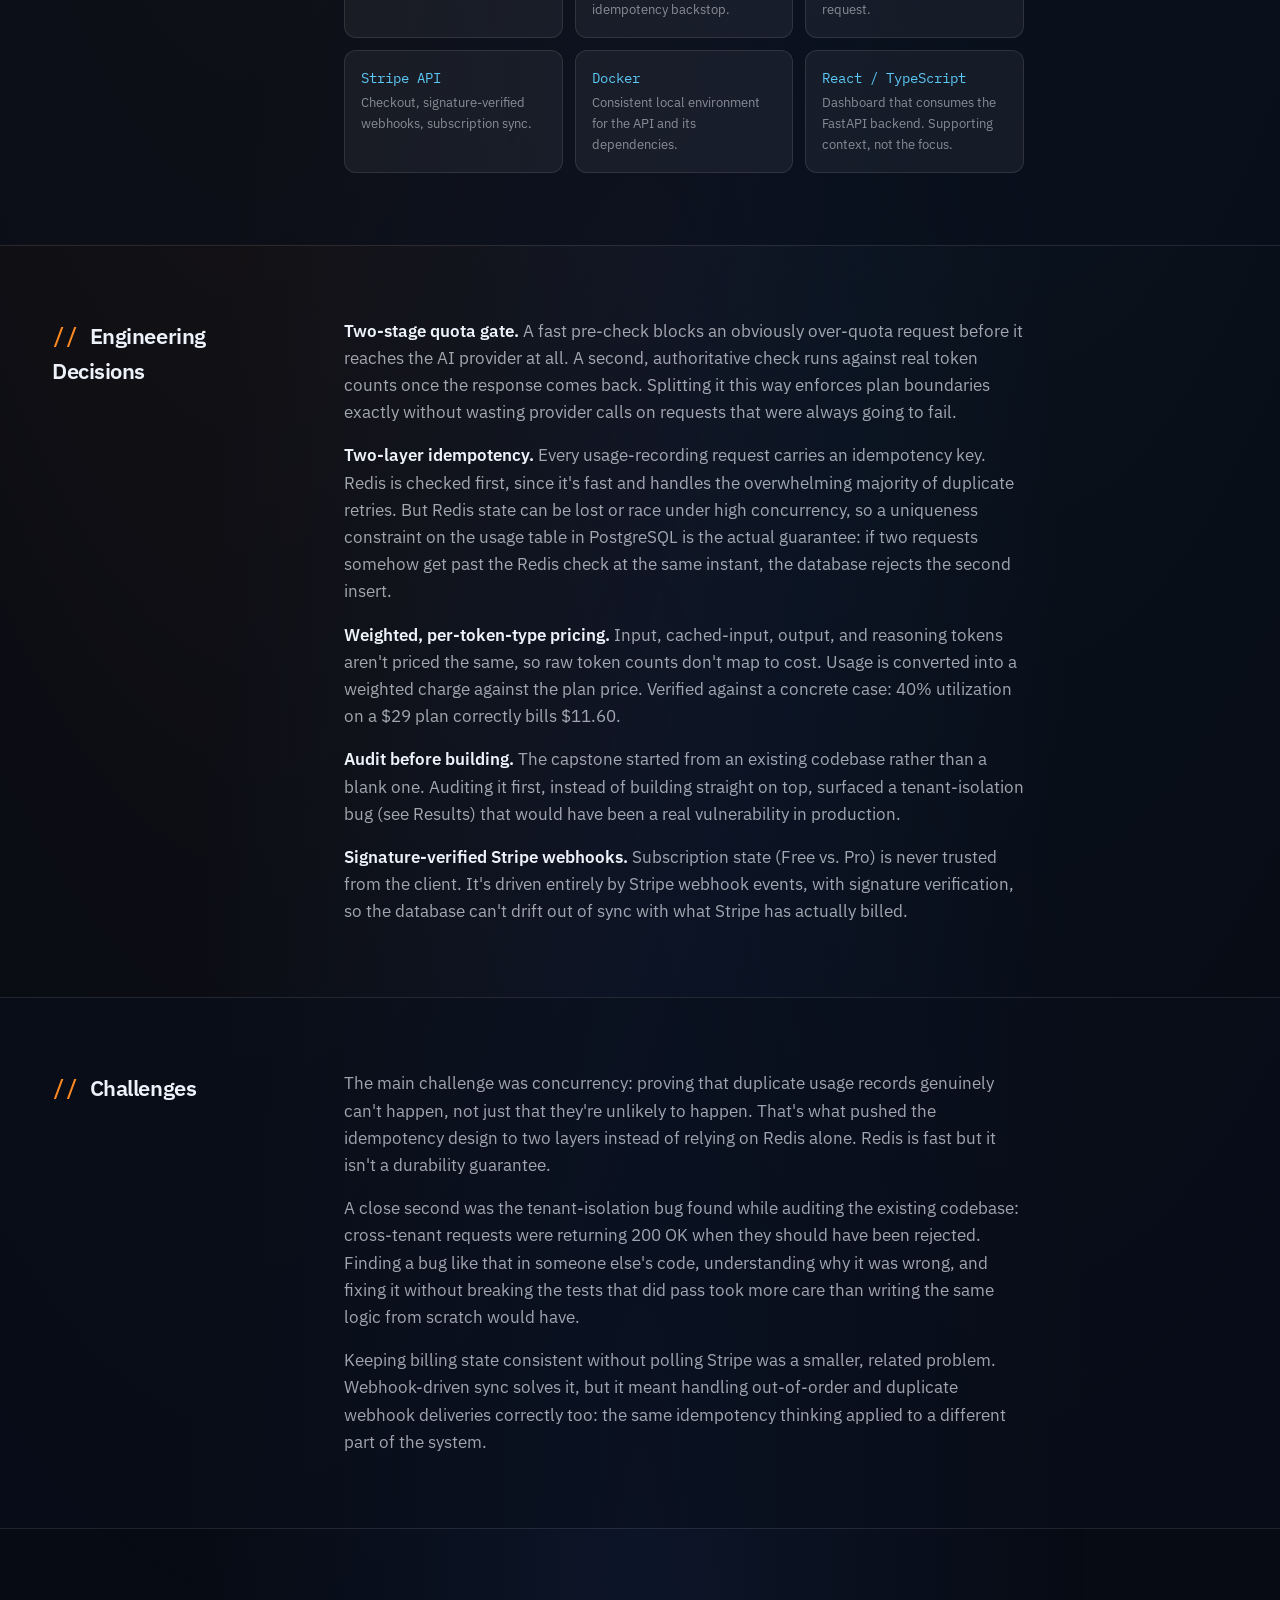
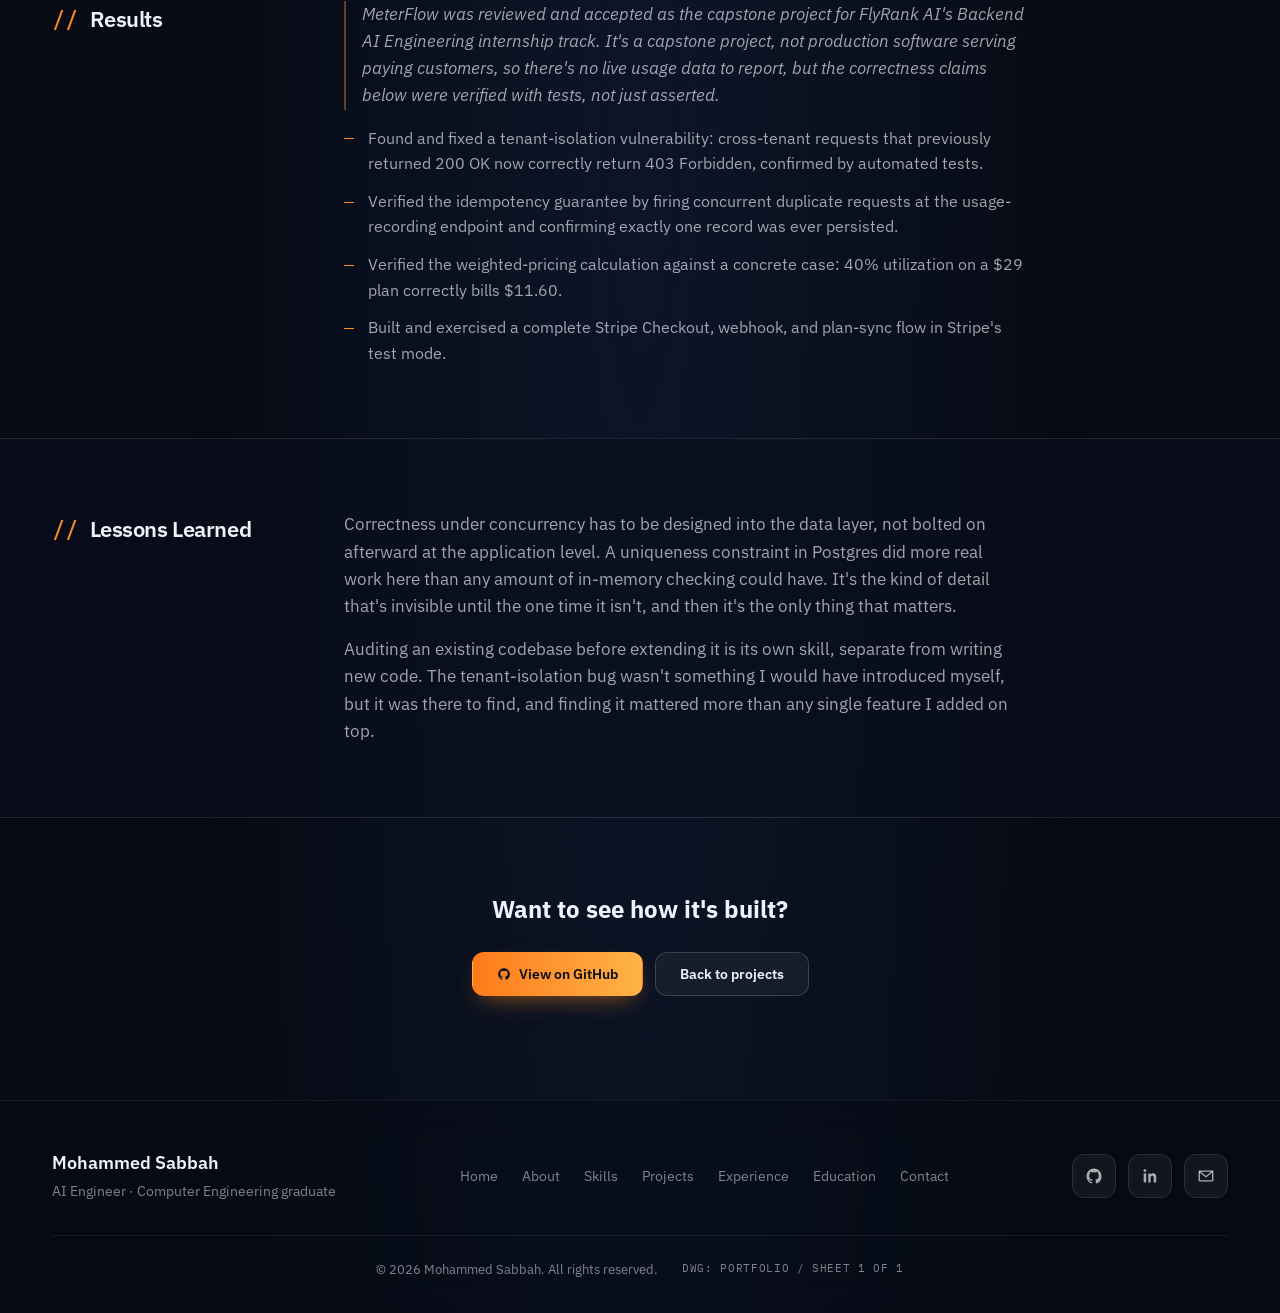
<file: projects/meterflow.html>
<!DOCTYPE html>
<html lang="en">
<head>
<meta charset="UTF-8">
<meta name="viewport" content="width=device-width, initial-scale=1.0">
<meta name="theme-color" content="#070b14">
<title>MeterFlow: Usage Metering &amp; Billing Engine | Mohammed Sabbah</title>
<meta name="description" content="Case study: MeterFlow, a multi-tenant usage-metering and billing backend with quota enforcement, two-layer idempotency, and Stripe billing, built with FastAPI, PostgreSQL, and Redis.">
<link rel="canonical" href="https://molioace.github.io/projects/meterflow.html">
<link rel="icon" type="image/svg+xml" href="data:image/svg+xml,%3Csvg xmlns='http://www.w3.org/2000/svg' viewBox='0 0 32 32'%3E%3Cdefs%3E%3ClinearGradient id='g' x1='0' y1='0' x2='1' y2='1'%3E%3Cstop offset='0' stop-color='%23FF7A1A'/%3E%3Cstop offset='1' stop-color='%23FFB347'/%3E%3C/linearGradient%3E%3C/defs%3E%3Crect width='32' height='32' rx='8' fill='url(%23g)'/%3E%3Ctext x='16' y='21' font-family='monospace' font-size='13' font-weight='700' fill='%230A0F1A' text-anchor='middle'%3EMS%3C/text%3E%3C/svg%3E">
<link rel="preconnect" href="https://fonts.googleapis.com">
<link rel="preconnect" href="https://fonts.gstatic.com" crossorigin>
<link href="https://fonts.googleapis.com/css2?family=IBM+Plex+Mono:wght@400;500;600&family=IBM+Plex+Sans:wght@400;500;600;700&display=swap" rel="stylesheet">
<link rel="stylesheet" href="../styles.css">
</head>
<body>
<a href="#main" class="skip-link">Skip to content</a>

<svg xmlns="http://www.w3.org/2000/svg" style="display:none">
  <symbol id="i-github" viewBox="0 0 24 24"><path d="M12 2C6.48 2 2 6.58 2 12.25c0 4.53 2.87 8.37 6.84 9.73.5.1.68-.22.68-.49 0-.24-.01-.87-.01-1.71-2.78.62-3.37-1.37-3.37-1.37-.46-1.18-1.11-1.5-1.11-1.5-.91-.63.07-.62.07-.62 1 .07 1.53 1.05 1.53 1.05.89 1.56 2.34 1.11 2.91.85.09-.66.35-1.11.63-1.37-2.22-.26-4.56-1.14-4.56-5.07 0-1.12.39-2.03 1.03-2.75-.1-.26-.45-1.31.1-2.73 0 0 .84-.28 2.75 1.05a9.29 9.29 0 0 1 5 0c1.91-1.33 2.75-1.05 2.75-1.05.55 1.42.2 2.47.1 2.73.64.72 1.03 1.63 1.03 2.75 0 3.94-2.34 4.8-4.57 5.06.36.32.68.95.68 1.92 0 1.39-.01 2.51-.01 2.85 0 .27.18.6.69.49A10.26 10.26 0 0 0 22 12.25C22 6.58 17.52 2 12 2Z"/></symbol>
  <symbol id="i-linkedin" viewBox="0 0 24 24"><path d="M6.94 8.5H3.56V20.5H6.94V8.5Z"/><path d="M5.25 6.75a1.94 1.94 0 1 0 0-3.88 1.94 1.94 0 0 0 0 3.88Z"/><path d="M9.75 8.5h3.24v1.64h.05c.45-.85 1.56-1.75 3.2-1.75 3.42 0 4.06 2.25 4.06 5.17V20.5h-3.38v-5.72c0-1.36-.02-3.12-1.9-3.12-1.9 0-2.2 1.48-2.2 3.02v5.82H9.75V8.5Z"/></symbol>
  <symbol id="i-mail" viewBox="0 0 24 24"><path d="M4 5.5h16a1 1 0 0 1 1 1v11a1 1 0 0 1-1 1H4a1 1 0 0 1-1-1v-11a1 1 0 0 1 1-1Z"/><path d="m3.5 6 8.5 7 8.5-7"/></symbol>
  <symbol id="i-phone" viewBox="0 0 24 24"><path d="M6.6 10.8c1.3 2.6 3.4 4.7 6 6l2-2c.3-.3.7-.4 1-.3 1.1.4 2.3.6 3.5.6.6 0 1 .4 1 1V20c0 .6-.4 1-1 1C10.4 21 3 13.6 3 4.9c0-.6.4-1 1-1h3.9c.6 0 1 .4 1 1 0 1.2.2 2.4.6 3.5.1.4 0 .8-.3 1l-2.6 2.4Z"/></symbol>
  <symbol id="i-external" viewBox="0 0 24 24"><path d="M18 13v6a1 1 0 0 1-1 1H5a1 1 0 0 1-1-1V7a1 1 0 0 1 1-1h6"/><path d="M14 4h6v6"/><path d="M10 14 20 4"/></symbol>
  <symbol id="i-arrow-right" viewBox="0 0 24 24"><path d="M4 12h16"/><path d="m13 5 7 7-7 7"/></symbol>
  <symbol id="i-menu" viewBox="0 0 24 24"><path d="M4 7h16"/><path d="M4 12h16"/><path d="M4 17h16"/></symbol>
  <symbol id="i-close" viewBox="0 0 24 24"><path d="m5 5 14 14"/><path d="m19 5-14 14"/></symbol>
  <symbol id="i-doc" viewBox="0 0 24 24"><path d="M7 3h7l5 5v13a1 1 0 0 1-1 1H7a1 1 0 0 1-1-1V4a1 1 0 0 1 1-1Z"/><path d="M14 3v5h5"/></symbol>
  <symbol id="i-globe" viewBox="0 0 24 24"><circle cx="12" cy="12" r="9"/><path d="M3 12h18"/><path d="M12 3a14 14 0 0 1 0 18 14 14 0 0 1 0-18Z"/></symbol>
  <symbol id="i-download" viewBox="0 0 24 24"><path d="M21 15v4a2 2 0 0 1-2 2H5a2 2 0 0 1-2-2v-4"/><path d="m7 10 5 5 5-5"/><path d="M12 15V3"/></symbol>
  <symbol id="i-arrow-down" viewBox="0 0 24 24"><path d="M12 5v14"/><path d="m19 12-7 7-7-7"/></symbol>
  <symbol id="i-arrow-left" viewBox="0 0 24 24"><path d="M20 12H4"/><path d="m11 5-7 7 7 7"/></symbol>
  <symbol id="i-send" viewBox="0 0 24 24"><path d="m22 2-7 20-4-9-9-4Z"/><path d="M22 2 11 13"/></symbol>
  <symbol id="i-briefcase" viewBox="0 0 24 24"><rect x="2" y="7" width="20" height="14" rx="2"/><path d="M16 21V5a2 2 0 0 0-2-2h-4a2 2 0 0 0-2 2v16"/></symbol>
  <symbol id="i-grad" viewBox="0 0 24 24"><path d="M22 10 12 5 2 10l10 5 10-5Z"/><path d="M6 12v5c3 3 9 3 12 0v-5"/></symbol>
  <symbol id="i-award" viewBox="0 0 24 24"><circle cx="12" cy="8" r="6"/><path d="M15.5 13 17 22l-5-3-5 3 1.5-9"/></symbol>
  <symbol id="i-cpu" viewBox="0 0 24 24"><rect x="4" y="4" width="16" height="16" rx="2"/><rect x="9" y="9" width="6" height="6"/><path d="M9 2v2M15 2v2M9 20v2M15 20v2M2 9h2M2 15h2M20 9h2M20 15h2"/></symbol>
  <symbol id="i-server" viewBox="0 0 24 24"><rect x="2" y="3" width="20" height="8" rx="2"/><rect x="2" y="13" width="20" height="8" rx="2"/><path d="M6 7h.01M6 17h.01"/></symbol>
  <symbol id="i-sparkles" viewBox="0 0 24 24"><path d="m12 3 1.9 5.1L19 10l-5.1 1.9L12 17l-1.9-5.1L5 10l5.1-1.9Z"/><path d="M19 3v4M21 5h-4"/></symbol>
  <symbol id="i-wrench" viewBox="0 0 24 24"><path d="M14.7 6.3a1 1 0 0 0 0 1.4l1.6 1.6a1 1 0 0 0 1.4 0l3.77-3.77a6 6 0 0 1-7.94 7.94l-6.91 6.91a2.12 2.12 0 0 1-3-3l6.91-6.91a6 6 0 0 1 7.94-7.94l-3.76 3.76Z"/></symbol>
</svg>

<div class="progress" id="progress" aria-hidden="true"></div>
<canvas class="particles" id="particles" aria-hidden="true"></canvas>
<div class="cursor-glow" id="cursorGlow" aria-hidden="true"></div>
<div class="page">
<div class="blobs" aria-hidden="true"><i class="b1"></i><i class="b2"></i><i class="b3"></i></div>

<header class="header" id="mainNav">
  <nav class="container nav-bar" aria-label="Main navigation">
    <a href="../index.html" class="nav-logo" aria-label="Mohammed Sabbah, home">
      <span class="mark">MS</span>
      <span class="logo-text">Mohammed Sabbah</span>
    </a>
    <ul class="nav-links" id="navLinks">
      <li><a href="../index.html#home">Home</a></li>
      <li><a href="../index.html#about">About</a></li>
      <li><a href="../index.html#skills">Skills</a></li>
      <li><a href="../index.html#projects">Projects</a></li>
      <li><a href="../index.html#experience">Experience</a></li>
      <li><a href="../index.html#education">Education</a></li>
      <li><a href="../index.html#contact">Contact</a></li>
    </ul>
    <a href="../index.html#contact" class="btn btn-primary btn-sm nav-cta">Let's Talk</a>
    <button class="menu-toggle" id="menuToggle" type="button" aria-label="Toggle navigation menu" aria-expanded="false" aria-controls="drawer">
      <svg class="icon" id="menuIcon"><use href="#i-menu"/></svg>
    </button>
  </nav>
  <div class="drawer" id="drawer">
    <div class="drawer-inner">
      <ul>
        <li><a href="../index.html#home">Home</a></li>
        <li><a href="../index.html#about">About</a></li>
        <li><a href="../index.html#skills">Skills</a></li>
        <li><a href="../index.html#projects">Projects</a></li>
        <li><a href="../index.html#experience">Experience</a></li>
        <li><a href="../index.html#education">Education</a></li>
        <li><a href="../index.html#contact">Contact</a></li>
        <li><a href="../Resume.pdf" target="_blank" rel="noopener noreferrer">Resume (PDF)</a></li>
        <li class="cta"><a href="../index.html#contact" class="btn btn-primary">Let's Talk</a></li>
      </ul>
    </div>
  </div>
</header>

<main id="main">
  <div class="container breadcrumb">
    <a href="../index.html#projects">
      <svg class="icon" width="15" height="15"><use href="#i-arrow-left"/></svg>
      All projects
    </a>
  </div>

  <section class="case-hero">
    <div class="container">
      <div class="eyebrow">Backend Engineering</div>
      <h1>MeterFlow: Usage Metering &amp; Billing Engine</h1>
      <p>A multi-tenant backend that tracks usage, enforces quotas, and bills customers accurately for an AI-powered SaaS product, with correctness under concurrency as the central design problem.</p>
      <div class="case-meta">
        <div><div class="k mono">role</div><div class="v">FlyRank AI internship, accepted capstone</div></div>
        <div><div class="k mono">stack</div><div class="v">FastAPI, PostgreSQL, Redis, Stripe</div></div>
        <div><div class="k mono">status</div><div class="v">Capstone accepted, Stripe test mode</div></div>
      </div>
    </div>
  </section>

  <div class="container">
    <div class="case-image">
      <img src="../assets/MeterFlow.PNG" alt="MeterFlow usage dashboard showing API call quota, AI token breakdown, and usage over time chart" loading="lazy">
    </div>
  </div>

  <section class="case-section">
    <div class="container">
      <h2>Overview</h2>
      <div class="case-body">
        <p>MeterFlow was the accepted capstone project for FlyRank AI's Backend AI Engineering internship track. The brief was a specific engineering problem: how do you meter and bill for AI usage correctly, not just track it, but guarantee the numbers a customer is billed for match what they actually used, even when the network retries requests or two requests arrive at once.</p>
        <p>It's structured as a FastAPI backend with a React/TypeScript dashboard on top. The dashboard (typed API client, TanStack Query, protected routing) is supporting context. The interesting engineering is entirely in the backend: authentication, a two-stage quota gate, idempotent usage recording, weighted usage pricing, and Stripe-backed billing.</p>
      </div>
    </div>
  </section>

  <section class="case-section section-alt">
    <div class="container">
      <h2>Problem</h2>
      <div class="case-body">
        <p>Usage-based billing sounds simple until you consider failure modes. A client's request to your API can time out and get retried by the client, a load balancer, or a flaky connection, and if each retry increments a usage counter, a customer gets billed for work they only requested once. At the same time, a metering system has to check remaining quota <em>before</em> letting an expensive AI call through, or you're paying for calls you can't bill for.</p>
        <p>The problem MeterFlow solves: track usage per tenant, enforce per-plan quotas in real time, make sure duplicate requests never get recorded twice, and keep subscription state in sync with what Stripe has actually billed. Part of the work also meant auditing an existing codebase rather than starting from a blank slate, which turned up a real security bug (see Engineering Decisions).</p>
      </div>
    </div>
  </section>

  <section class="case-section">
    <div class="container">
      <h2>Architecture</h2>
      <div class="case-body">
        <p>Every request passes through authentication and a quota check before it's allowed to reach the AI service, so a tenant that's out of quota is rejected before any cost is incurred, not billed after the fact.</p>
        <div class="diagram-frame">
          <svg viewBox="0 0 420 400" xmlns="http://www.w3.org/2000/svg" role="img" aria-label="Architecture diagram: Client to FastAPI to Authentication to Usage and quota checks, branching to Redis for idempotency and rate limits, then continuing to AI service, PostgreSQL, and Billing and subscription.">
            <defs>
              <marker id="a1" viewBox="0 0 10 10" refX="8" refY="5" markerWidth="6" markerHeight="6" orient="auto-start-reverse">
                <path d="M0 0 L10 5 L0 10 z" fill="var(--text-faint)"/>
              </marker>
            </defs>

            <line x1="150" y1="34" x2="150" y2="58" stroke="var(--border-strong)" stroke-width="1.5" marker-end="url(#a1)"/>
            <line x1="150" y1="92" x2="150" y2="116" stroke="var(--border-strong)" stroke-width="1.5" marker-end="url(#a1)"/>
            <line x1="150" y1="150" x2="150" y2="174" stroke="var(--border-strong)" stroke-width="1.5" marker-end="url(#a1)"/>
            <line x1="150" y1="208" x2="150" y2="232" stroke="var(--border-strong)" stroke-width="1.5" marker-end="url(#a1)"/>
            <line x1="150" y1="266" x2="150" y2="290" stroke="var(--border-strong)" stroke-width="1.5" marker-end="url(#a1)"/>
            <line x1="150" y1="324" x2="150" y2="348" stroke="var(--border-strong)" stroke-width="1.5" marker-end="url(#a1)"/>
            <line x1="260" y1="197" x2="330" y2="197" stroke="var(--accent-border)" stroke-width="1.5" marker-end="url(#a1)"/>

            <rect x="40" y="10" width="220" height="24" rx="6" fill="var(--bg)" stroke="var(--border-strong)"/>
            <text x="150" y="26" text-anchor="middle" fill="var(--text)" font-family="var(--font-mono)" font-size="11">Client</text>

            <rect x="40" y="68" width="220" height="24" rx="6" fill="var(--bg)" stroke="var(--border-strong)"/>
            <text x="150" y="84" text-anchor="middle" fill="var(--text)" font-family="var(--font-mono)" font-size="11">FastAPI</text>

            <rect x="40" y="126" width="220" height="24" rx="6" fill="var(--bg)" stroke="var(--border-strong)"/>
            <text x="150" y="142" text-anchor="middle" fill="var(--text)" font-family="var(--font-mono)" font-size="11">Authentication</text>

            <rect x="40" y="184" width="220" height="24" rx="6" fill="var(--bg)" stroke="var(--border-strong)"/>
            <text x="150" y="200" text-anchor="middle" fill="var(--text)" font-family="var(--font-mono)" font-size="11">Quota gate (2-stage)</text>

            <rect x="330" y="180" width="70" height="34" rx="6" fill="var(--bg)" stroke="var(--accent-border)"/>
            <text x="365" y="194" text-anchor="middle" fill="var(--accent-hover)" font-family="var(--font-mono)" font-size="10">Redis</text>
            <text x="365" y="206" text-anchor="middle" fill="var(--text-faint)" font-family="var(--font-mono)" font-size="6.8">idempotency</text>

            <rect x="40" y="242" width="220" height="24" rx="6" fill="var(--bg)" stroke="var(--border-strong)"/>
            <text x="150" y="258" text-anchor="middle" fill="var(--text)" font-family="var(--font-mono)" font-size="11">AI service</text>

            <rect x="40" y="300" width="220" height="24" rx="6" fill="var(--bg)" stroke="var(--border-strong)"/>
            <text x="150" y="316" text-anchor="middle" fill="var(--text)" font-family="var(--font-mono)" font-size="11">PostgreSQL</text>

            <rect x="40" y="358" width="220" height="24" rx="6" fill="var(--bg)" stroke="var(--border-strong)"/>
            <text x="150" y="374" text-anchor="middle" fill="var(--text)" font-family="var(--font-mono)" font-size="11">Billing / subscription</text>
          </svg>
        </div>
        <p style="font-size:0.875rem; color: var(--text-faint);">Redis sits beside the request path as a fast idempotency and rate-limit check, not as a datastore of record. PostgreSQL, with a uniqueness constraint on usage records, is the correctness backstop.</p>
      </div>
    </div>
  </section>

  <section class="case-section section-alt">
    <div class="container">
      <h2>Technology Stack</h2>
      <div class="case-body">
        <div class="stack-grid">
          <div class="stack-item"><div class="name">FastAPI</div><div class="why">Async Python framework for the API and request-handling layer.</div></div>
          <div class="stack-item"><div class="name">PostgreSQL</div><div class="why">Durable storage with a uniqueness constraint as the idempotency backstop.</div></div>
          <div class="stack-item"><div class="name">Redis</div><div class="why">Fast-path idempotency and rate-limit checks on every request.</div></div>
          <div class="stack-item"><div class="name">Stripe API</div><div class="why">Checkout, signature-verified webhooks, subscription sync.</div></div>
          <div class="stack-item"><div class="name">Docker</div><div class="why">Consistent local environment for the API and its dependencies.</div></div>
          <div class="stack-item"><div class="name">React / TypeScript</div><div class="why">Dashboard that consumes the FastAPI backend. Supporting context, not the focus.</div></div>
        </div>
      </div>
    </div>
  </section>

  <section class="case-section">
    <div class="container">
      <h2>Engineering Decisions</h2>
      <div class="case-body">
        <p><strong>Two-stage quota gate.</strong> A fast pre-check blocks an obviously over-quota request before it reaches the AI provider at all. A second, authoritative check runs against real token counts once the response comes back. Splitting it this way enforces plan boundaries exactly without wasting provider calls on requests that were always going to fail.</p>
        <p><strong>Two-layer idempotency.</strong> Every usage-recording request carries an idempotency key. Redis is checked first, since it's fast and handles the overwhelming majority of duplicate retries. But Redis state can be lost or race under high concurrency, so a uniqueness constraint on the usage table in PostgreSQL is the actual guarantee: if two requests somehow get past the Redis check at the same instant, the database rejects the second insert.</p>
        <p><strong>Weighted, per-token-type pricing.</strong> Input, cached-input, output, and reasoning tokens aren't priced the same, so raw token counts don't map to cost. Usage is converted into a weighted charge against the plan price. Verified against a concrete case: 40% utilization on a $29 plan correctly bills $11.60.</p>
        <p><strong>Audit before building.</strong> The capstone started from an existing codebase rather than a blank one. Auditing it first, instead of building straight on top, surfaced a tenant-isolation bug (see Results) that would have been a real vulnerability in production.</p>
        <p><strong>Signature-verified Stripe webhooks.</strong> Subscription state (Free vs. Pro) is never trusted from the client. It's driven entirely by Stripe webhook events, with signature verification, so the database can't drift out of sync with what Stripe has actually billed.</p>
      </div>
    </div>
  </section>

  <section class="case-section section-alt">
    <div class="container">
      <h2>Challenges</h2>
      <div class="case-body">
        <p>The main challenge was concurrency: proving that duplicate usage records genuinely can't happen, not just that they're unlikely to happen. That's what pushed the idempotency design to two layers instead of relying on Redis alone. Redis is fast but it isn't a durability guarantee.</p>
        <p>A close second was the tenant-isolation bug found while auditing the existing codebase: cross-tenant requests were returning 200 OK when they should have been rejected. Finding a bug like that in someone else's code, understanding why it was wrong, and fixing it without breaking the tests that did pass took more care than writing the same logic from scratch would have.</p>
        <p>Keeping billing state consistent without polling Stripe was a smaller, related problem. Webhook-driven sync solves it, but it meant handling out-of-order and duplicate webhook deliveries correctly too: the same idempotency thinking applied to a different part of the system.</p>
      </div>
    </div>
  </section>

  <section class="case-section">
    <div class="container">
      <h2>Results</h2>
      <div class="case-body">
        <p class="honest-note">MeterFlow was reviewed and accepted as the capstone project for FlyRank AI's Backend AI Engineering internship track. It's a capstone project, not production software serving paying customers, so there's no live usage data to report, but the correctness claims below were verified with tests, not just asserted.</p>
        <ul>
          <li>Found and fixed a tenant-isolation vulnerability: cross-tenant requests that previously returned 200 OK now correctly return 403 Forbidden, confirmed by automated tests.</li>
          <li>Verified the idempotency guarantee by firing concurrent duplicate requests at the usage-recording endpoint and confirming exactly one record was ever persisted.</li>
          <li>Verified the weighted-pricing calculation against a concrete case: 40% utilization on a $29 plan correctly bills $11.60.</li>
          <li>Built and exercised a complete Stripe Checkout, webhook, and plan-sync flow in Stripe's test mode.</li>
        </ul>
      </div>
    </div>
  </section>

  <section class="case-section section-alt">
    <div class="container">
      <h2>Lessons Learned</h2>
      <div class="case-body">
        <p>Correctness under concurrency has to be designed into the data layer, not bolted on afterward at the application level. A uniqueness constraint in Postgres did more real work here than any amount of in-memory checking could have. It's the kind of detail that's invisible until the one time it isn't, and then it's the only thing that matters.</p>
        <p>Auditing an existing codebase before extending it is its own skill, separate from writing new code. The tenant-isolation bug wasn't something I would have introduced myself, but it was there to find, and finding it mattered more than any single feature I added on top.</p>
      </div>
    </div>
  </section>

  <section class="case-cta">
    <div class="container">
      <h2 style="font-size: 1.5rem; margin-bottom: 0;">Want to see how it's built?</h2>
      <div class="btn-row">
        <!-- TODO: replace with the real MeterFlow repo URL -->
        <a href="https://github.com/molioace" class="btn btn-primary" target="_blank" rel="noopener noreferrer">
          <svg class="icon" width="16" height="16"><use href="#i-github"/></svg>
          View on GitHub
        </a>
        <a href="../index.html#projects" class="btn btn-outline">Back to projects</a>
      </div>
    </div>
  </section>
</main>

<footer>
  <div class="container">
    <div class="footer-top">
      <div class="footer-id">
        <div class="name">Mohammed Sabbah</div>
        <div class="role">AI Engineer · Computer Engineering graduate</div>
      </div>
      <nav class="footer-links" aria-label="Footer"><a href="../index.html#home">Home</a><a href="../index.html#about">About</a><a href="../index.html#skills">Skills</a><a href="../index.html#projects">Projects</a><a href="../index.html#experience">Experience</a><a href="../index.html#education">Education</a><a href="../index.html#contact">Contact</a></nav>
      <div class="socials">
        <a href="https://github.com/molioace" target="_blank" rel="noopener noreferrer" aria-label="GitHub"><svg class="icon"><use href="#i-github"/></svg></a>
        <a href="https://www.linkedin.com/in/mohammed-sabbah-a7688a323/" target="_blank" rel="noopener noreferrer" aria-label="LinkedIn"><svg class="icon"><use href="#i-linkedin"/></svg></a>
        <a href="mailto:mohamedsabbahedu@gmail.com" aria-label="Email"><svg class="icon"><use href="#i-mail"/></svg></a>
      </div>
    </div>
    <div class="footer-copy"><span>&copy; <span id="currentYear"></span> Mohammed Sabbah. All rights reserved.</span><span class="dwg">DWG: PORTFOLIO / SHEET 1 OF 1</span></div>
  </div>
</footer>
</div>

<script src="../script.js"></script>
</body>
</html>
</file>
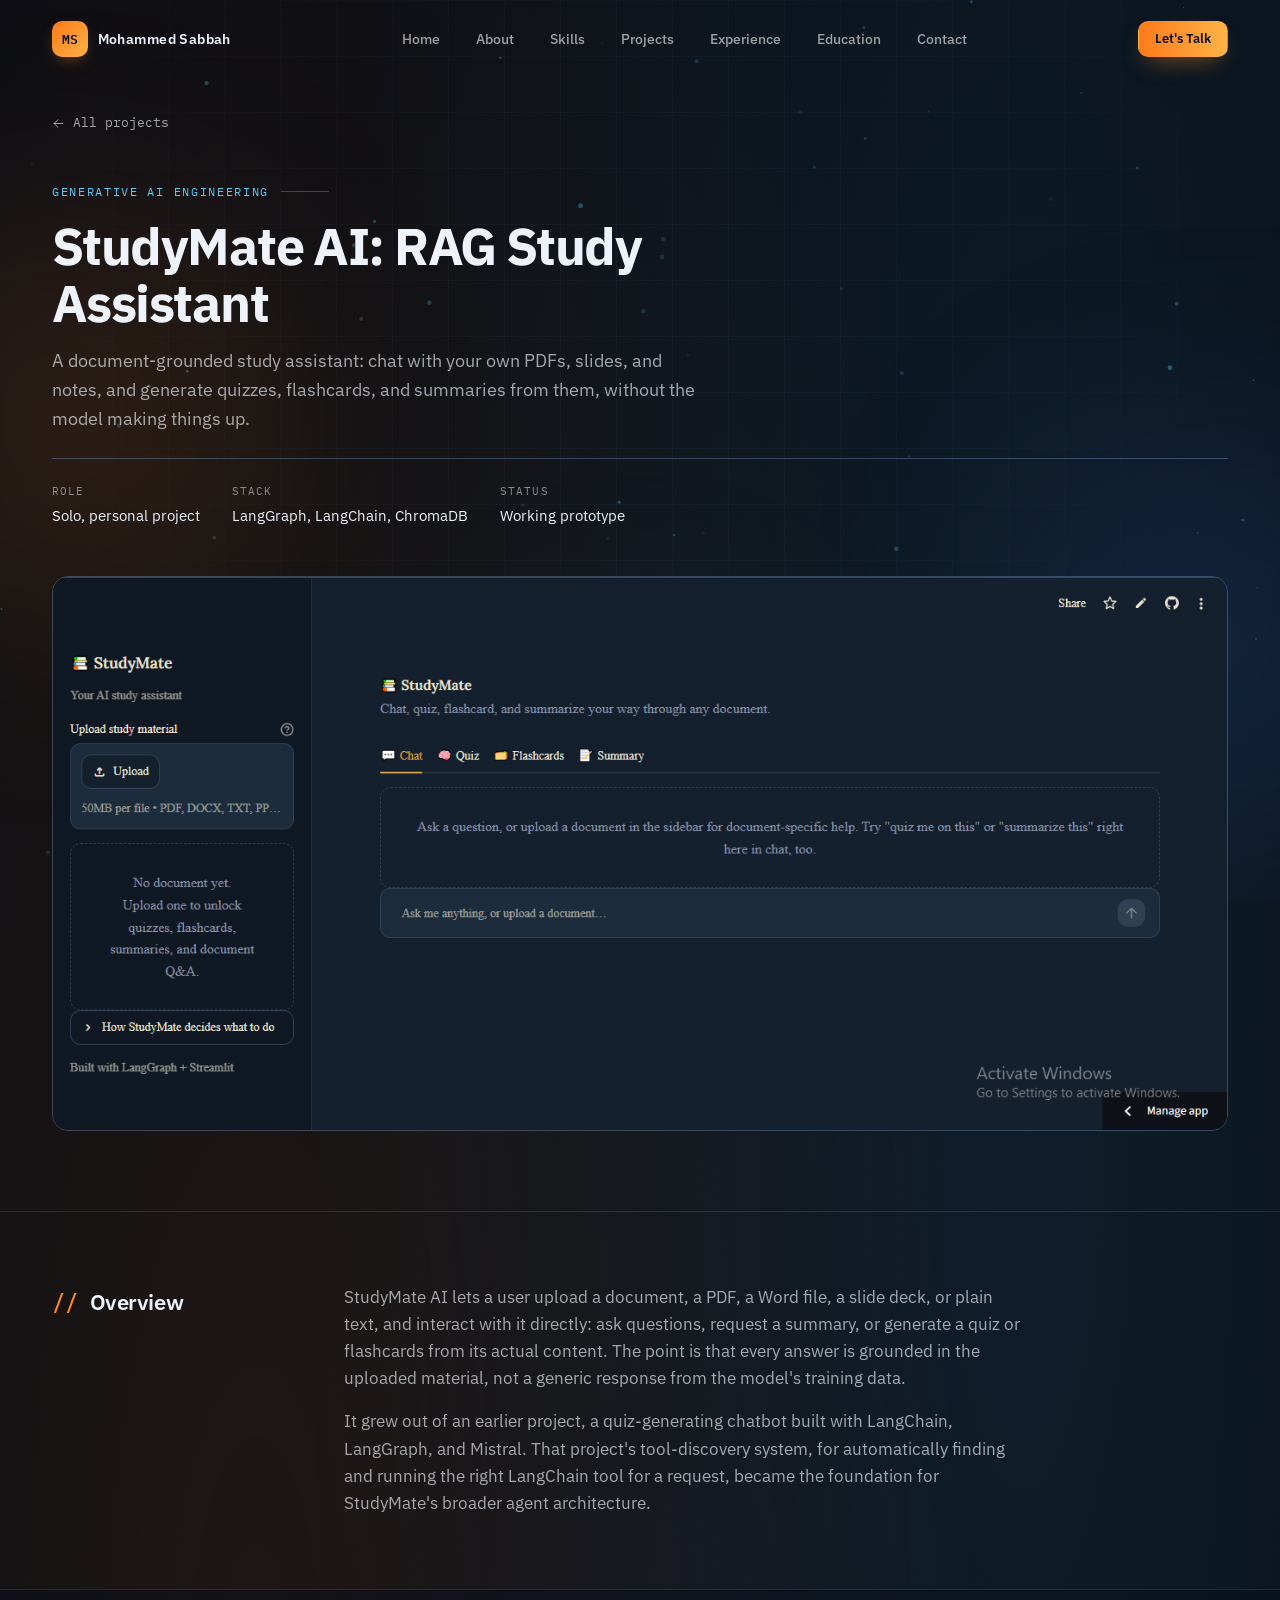
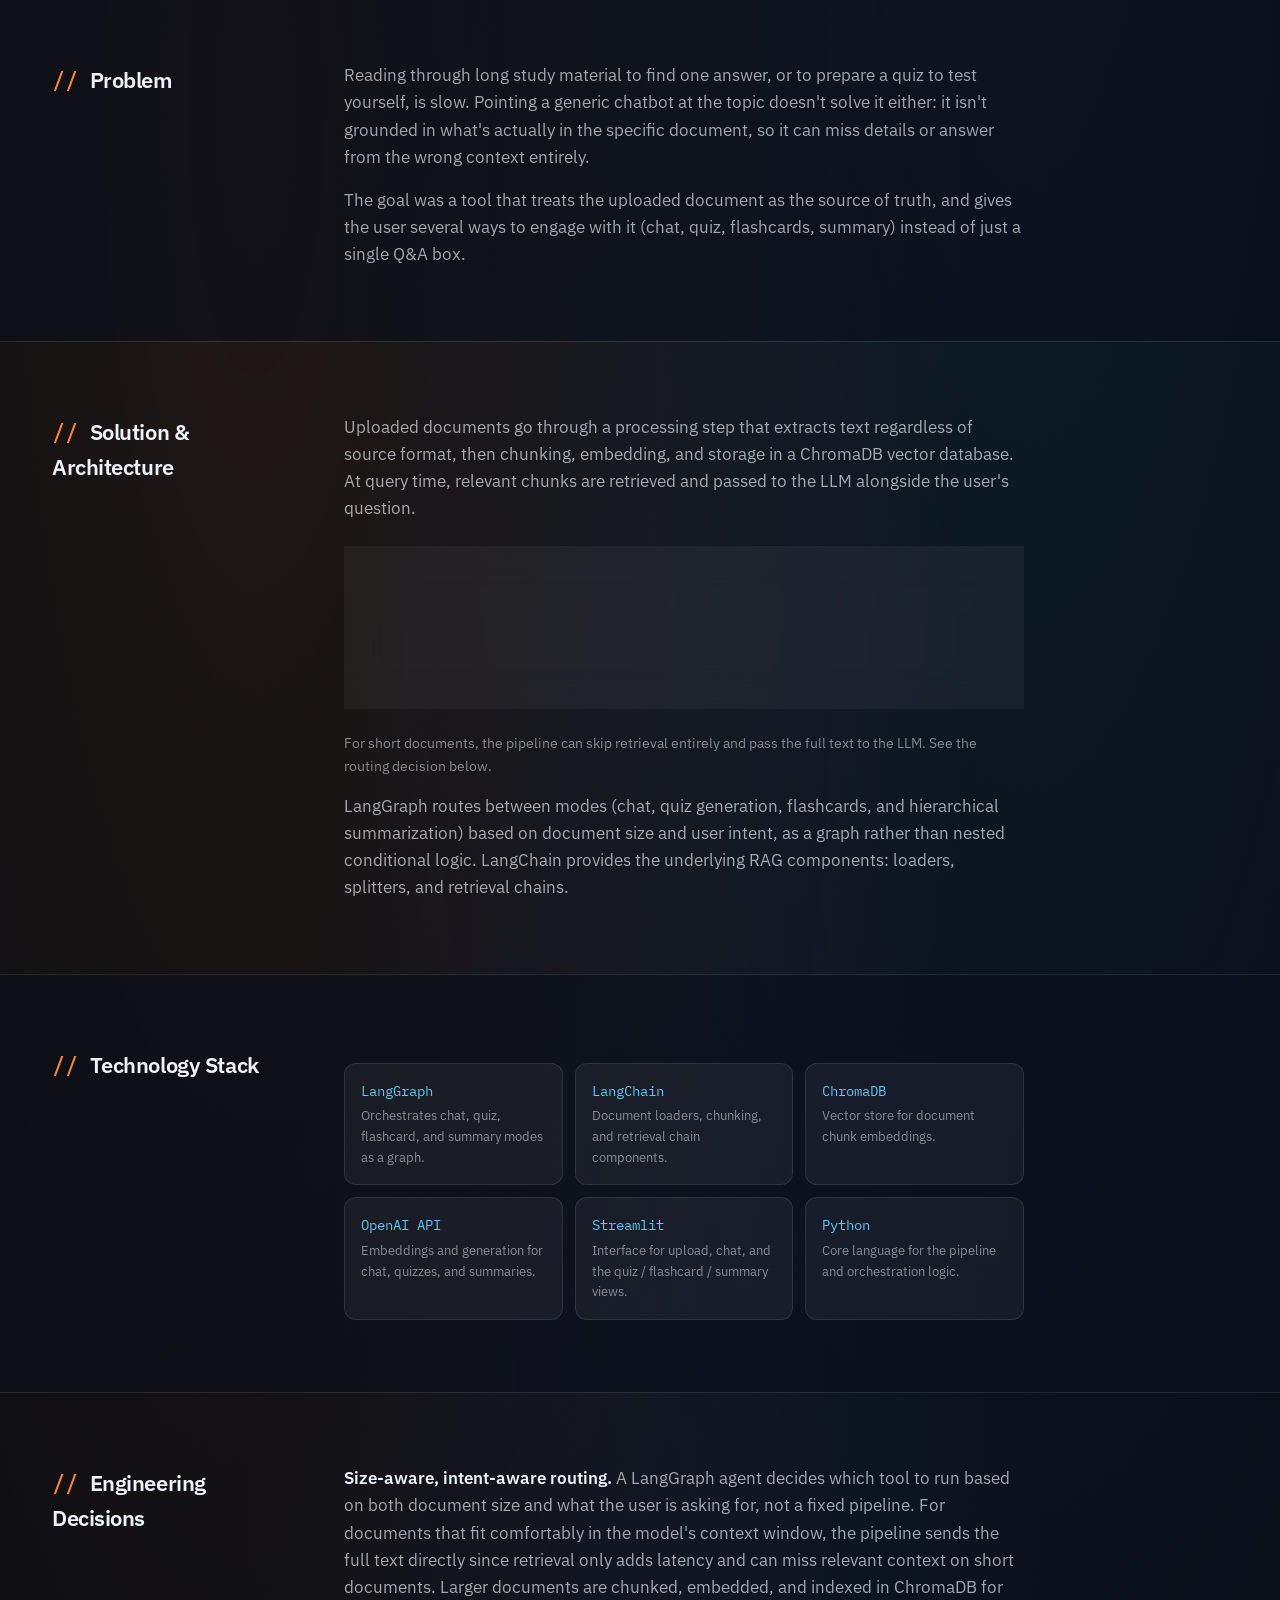
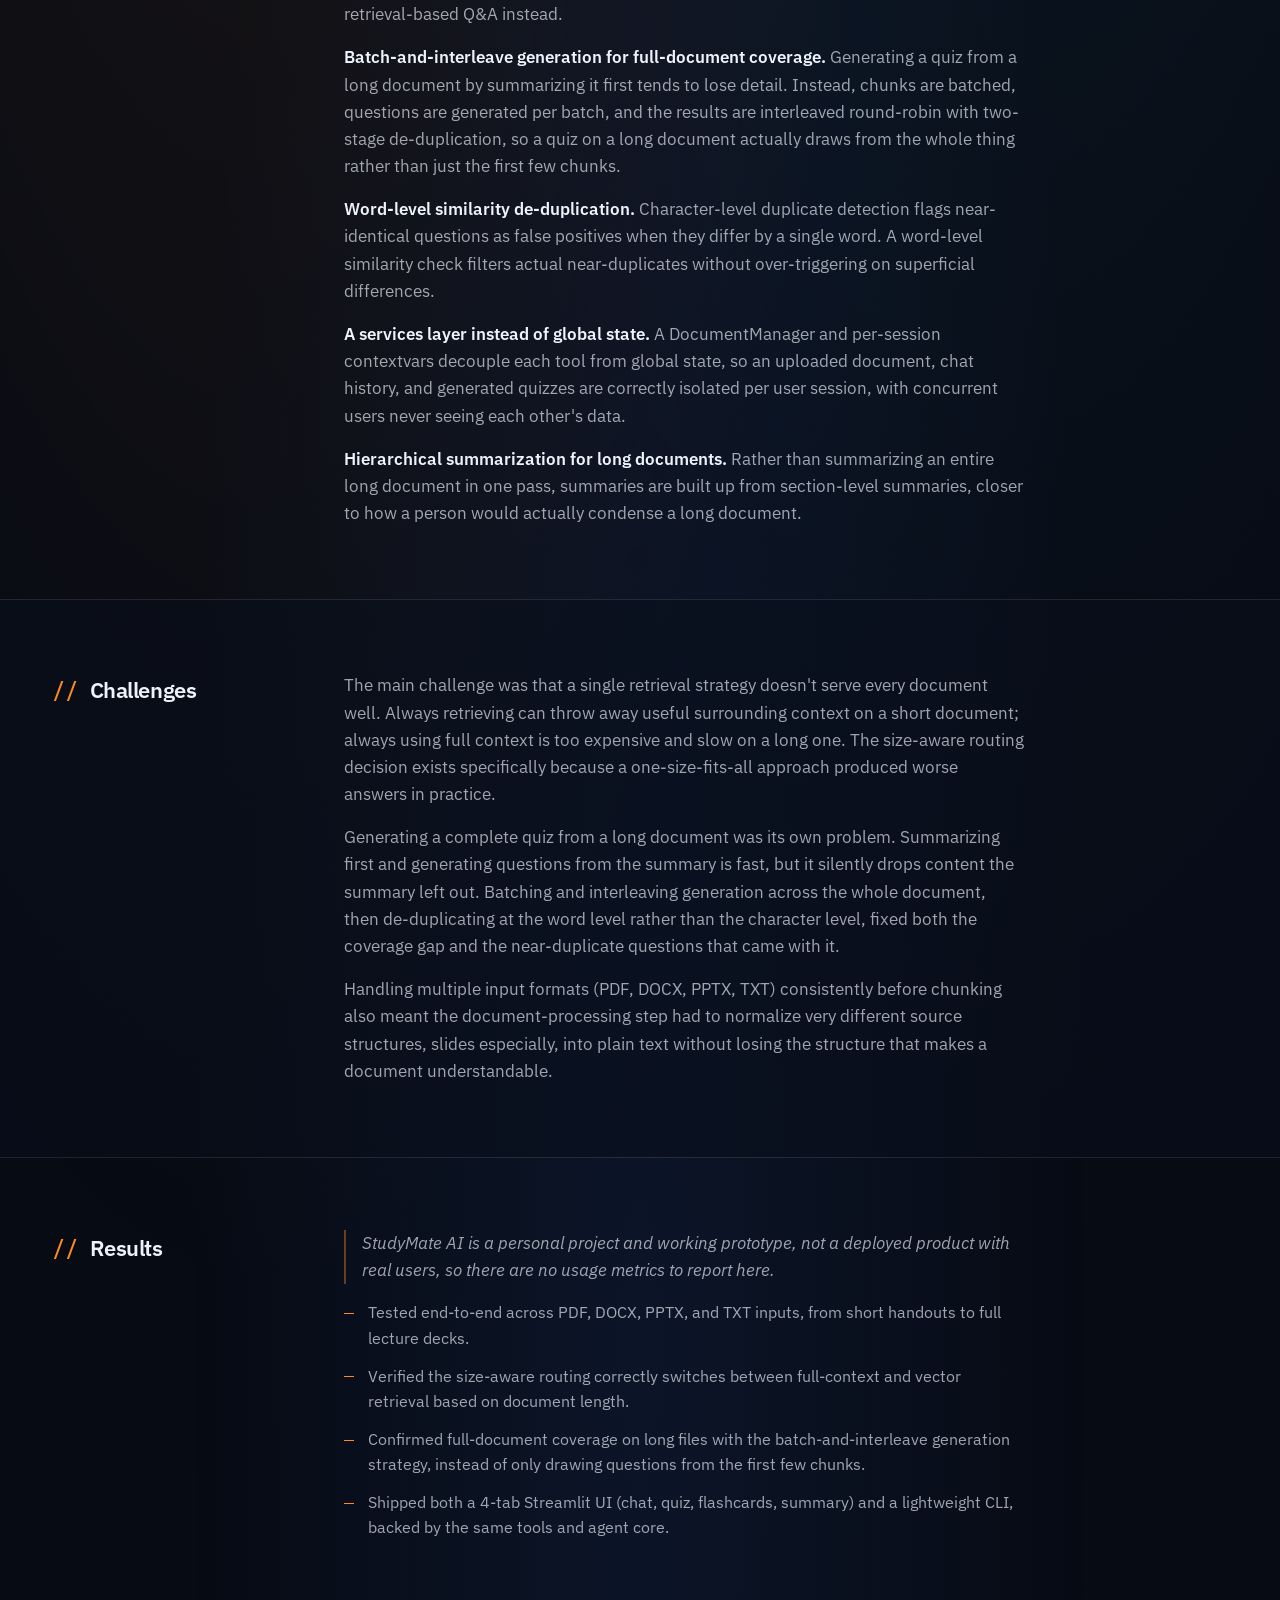
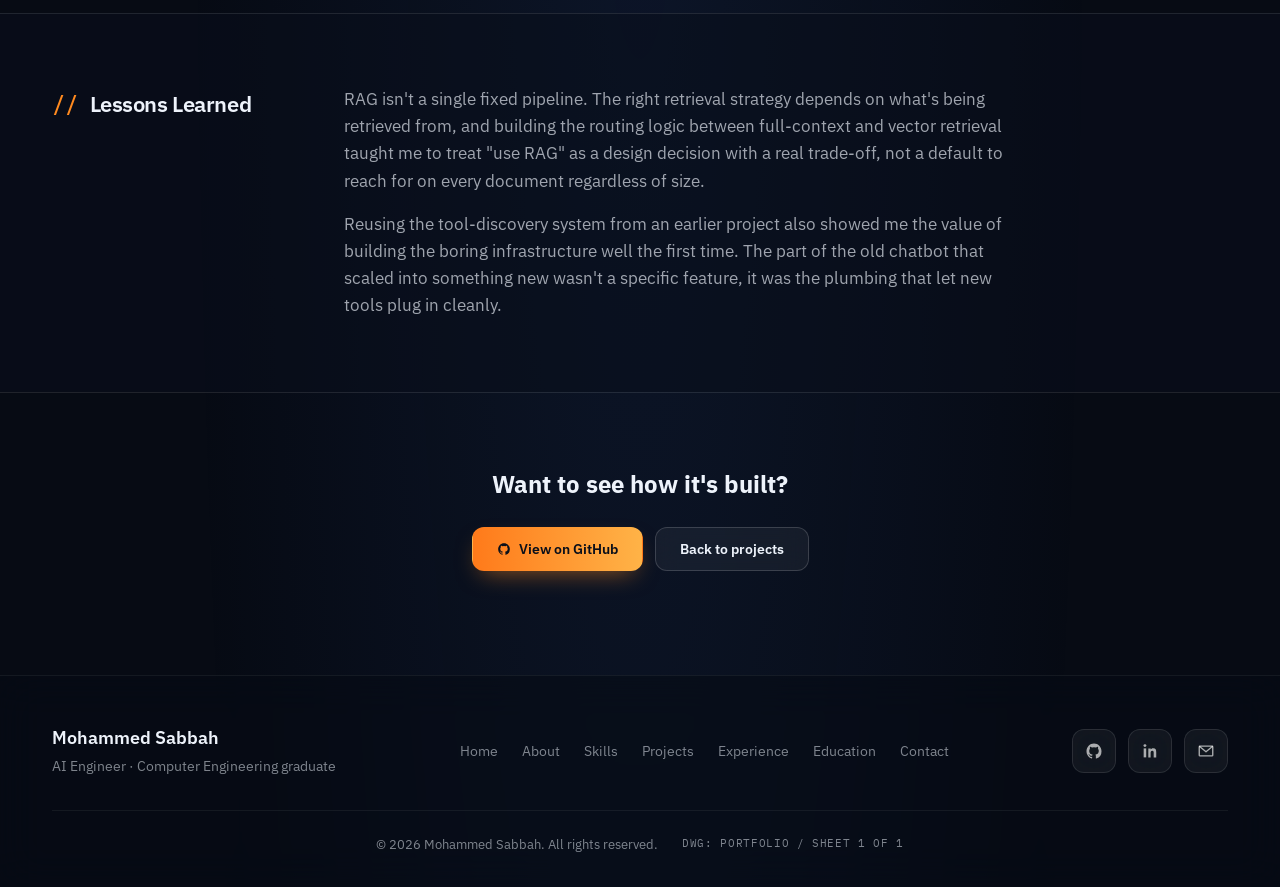
<file: projects/studymate.html>
<!DOCTYPE html>
<html lang="en">
<head>
<meta charset="UTF-8">
<meta name="viewport" content="width=device-width, initial-scale=1.0">
<meta name="theme-color" content="#070b14">
<title>StudyMate AI: RAG Study Assistant | Mohammed Sabbah</title>
<meta name="description" content="Case study: StudyMate AI, a RAG-based study assistant with document chat, quizzes, flashcards, and summaries, built with LangGraph, LangChain, and ChromaDB.">
<link rel="canonical" href="https://molioace.github.io/projects/studymate.html">
<link rel="icon" type="image/svg+xml" href="data:image/svg+xml,%3Csvg xmlns='http://www.w3.org/2000/svg' viewBox='0 0 32 32'%3E%3Cdefs%3E%3ClinearGradient id='g' x1='0' y1='0' x2='1' y2='1'%3E%3Cstop offset='0' stop-color='%23FF7A1A'/%3E%3Cstop offset='1' stop-color='%23FFB347'/%3E%3C/linearGradient%3E%3C/defs%3E%3Crect width='32' height='32' rx='8' fill='url(%23g)'/%3E%3Ctext x='16' y='21' font-family='monospace' font-size='13' font-weight='700' fill='%230A0F1A' text-anchor='middle'%3EMS%3C/text%3E%3C/svg%3E">
<link rel="preconnect" href="https://fonts.googleapis.com">
<link rel="preconnect" href="https://fonts.gstatic.com" crossorigin>
<link href="https://fonts.googleapis.com/css2?family=IBM+Plex+Mono:wght@400;500;600&family=IBM+Plex+Sans:wght@400;500;600;700&display=swap" rel="stylesheet">
<link rel="stylesheet" href="../styles.css">
</head>
<body>
<a href="#main" class="skip-link">Skip to content</a>

<svg xmlns="http://www.w3.org/2000/svg" style="display:none">
  <symbol id="i-github" viewBox="0 0 24 24"><path d="M12 2C6.48 2 2 6.58 2 12.25c0 4.53 2.87 8.37 6.84 9.73.5.1.68-.22.68-.49 0-.24-.01-.87-.01-1.71-2.78.62-3.37-1.37-3.37-1.37-.46-1.18-1.11-1.5-1.11-1.5-.91-.63.07-.62.07-.62 1 .07 1.53 1.05 1.53 1.05.89 1.56 2.34 1.11 2.91.85.09-.66.35-1.11.63-1.37-2.22-.26-4.56-1.14-4.56-5.07 0-1.12.39-2.03 1.03-2.75-.1-.26-.45-1.31.1-2.73 0 0 .84-.28 2.75 1.05a9.29 9.29 0 0 1 5 0c1.91-1.33 2.75-1.05 2.75-1.05.55 1.42.2 2.47.1 2.73.64.72 1.03 1.63 1.03 2.75 0 3.94-2.34 4.8-4.57 5.06.36.32.68.95.68 1.92 0 1.39-.01 2.51-.01 2.85 0 .27.18.6.69.49A10.26 10.26 0 0 0 22 12.25C22 6.58 17.52 2 12 2Z"/></symbol>
  <symbol id="i-linkedin" viewBox="0 0 24 24"><path d="M6.94 8.5H3.56V20.5H6.94V8.5Z"/><path d="M5.25 6.75a1.94 1.94 0 1 0 0-3.88 1.94 1.94 0 0 0 0 3.88Z"/><path d="M9.75 8.5h3.24v1.64h.05c.45-.85 1.56-1.75 3.2-1.75 3.42 0 4.06 2.25 4.06 5.17V20.5h-3.38v-5.72c0-1.36-.02-3.12-1.9-3.12-1.9 0-2.2 1.48-2.2 3.02v5.82H9.75V8.5Z"/></symbol>
  <symbol id="i-mail" viewBox="0 0 24 24"><path d="M4 5.5h16a1 1 0 0 1 1 1v11a1 1 0 0 1-1 1H4a1 1 0 0 1-1-1v-11a1 1 0 0 1 1-1Z"/><path d="m3.5 6 8.5 7 8.5-7"/></symbol>
  <symbol id="i-phone" viewBox="0 0 24 24"><path d="M6.6 10.8c1.3 2.6 3.4 4.7 6 6l2-2c.3-.3.7-.4 1-.3 1.1.4 2.3.6 3.5.6.6 0 1 .4 1 1V20c0 .6-.4 1-1 1C10.4 21 3 13.6 3 4.9c0-.6.4-1 1-1h3.9c.6 0 1 .4 1 1 0 1.2.2 2.4.6 3.5.1.4 0 .8-.3 1l-2.6 2.4Z"/></symbol>
  <symbol id="i-external" viewBox="0 0 24 24"><path d="M18 13v6a1 1 0 0 1-1 1H5a1 1 0 0 1-1-1V7a1 1 0 0 1 1-1h6"/><path d="M14 4h6v6"/><path d="M10 14 20 4"/></symbol>
  <symbol id="i-arrow-right" viewBox="0 0 24 24"><path d="M4 12h16"/><path d="m13 5 7 7-7 7"/></symbol>
  <symbol id="i-menu" viewBox="0 0 24 24"><path d="M4 7h16"/><path d="M4 12h16"/><path d="M4 17h16"/></symbol>
  <symbol id="i-close" viewBox="0 0 24 24"><path d="m5 5 14 14"/><path d="m19 5-14 14"/></symbol>
  <symbol id="i-doc" viewBox="0 0 24 24"><path d="M7 3h7l5 5v13a1 1 0 0 1-1 1H7a1 1 0 0 1-1-1V4a1 1 0 0 1 1-1Z"/><path d="M14 3v5h5"/></symbol>
  <symbol id="i-globe" viewBox="0 0 24 24"><circle cx="12" cy="12" r="9"/><path d="M3 12h18"/><path d="M12 3a14 14 0 0 1 0 18 14 14 0 0 1 0-18Z"/></symbol>
  <symbol id="i-download" viewBox="0 0 24 24"><path d="M21 15v4a2 2 0 0 1-2 2H5a2 2 0 0 1-2-2v-4"/><path d="m7 10 5 5 5-5"/><path d="M12 15V3"/></symbol>
  <symbol id="i-arrow-down" viewBox="0 0 24 24"><path d="M12 5v14"/><path d="m19 12-7 7-7-7"/></symbol>
  <symbol id="i-arrow-left" viewBox="0 0 24 24"><path d="M20 12H4"/><path d="m11 5-7 7 7 7"/></symbol>
  <symbol id="i-send" viewBox="0 0 24 24"><path d="m22 2-7 20-4-9-9-4Z"/><path d="M22 2 11 13"/></symbol>
  <symbol id="i-briefcase" viewBox="0 0 24 24"><rect x="2" y="7" width="20" height="14" rx="2"/><path d="M16 21V5a2 2 0 0 0-2-2h-4a2 2 0 0 0-2 2v16"/></symbol>
  <symbol id="i-grad" viewBox="0 0 24 24"><path d="M22 10 12 5 2 10l10 5 10-5Z"/><path d="M6 12v5c3 3 9 3 12 0v-5"/></symbol>
  <symbol id="i-award" viewBox="0 0 24 24"><circle cx="12" cy="8" r="6"/><path d="M15.5 13 17 22l-5-3-5 3 1.5-9"/></symbol>
  <symbol id="i-cpu" viewBox="0 0 24 24"><rect x="4" y="4" width="16" height="16" rx="2"/><rect x="9" y="9" width="6" height="6"/><path d="M9 2v2M15 2v2M9 20v2M15 20v2M2 9h2M2 15h2M20 9h2M20 15h2"/></symbol>
  <symbol id="i-server" viewBox="0 0 24 24"><rect x="2" y="3" width="20" height="8" rx="2"/><rect x="2" y="13" width="20" height="8" rx="2"/><path d="M6 7h.01M6 17h.01"/></symbol>
  <symbol id="i-sparkles" viewBox="0 0 24 24"><path d="m12 3 1.9 5.1L19 10l-5.1 1.9L12 17l-1.9-5.1L5 10l5.1-1.9Z"/><path d="M19 3v4M21 5h-4"/></symbol>
  <symbol id="i-wrench" viewBox="0 0 24 24"><path d="M14.7 6.3a1 1 0 0 0 0 1.4l1.6 1.6a1 1 0 0 0 1.4 0l3.77-3.77a6 6 0 0 1-7.94 7.94l-6.91 6.91a2.12 2.12 0 0 1-3-3l6.91-6.91a6 6 0 0 1 7.94-7.94l-3.76 3.76Z"/></symbol>
</svg>

<div class="progress" id="progress" aria-hidden="true"></div>
<canvas class="particles" id="particles" aria-hidden="true"></canvas>
<div class="cursor-glow" id="cursorGlow" aria-hidden="true"></div>
<div class="page">
<div class="blobs" aria-hidden="true"><i class="b1"></i><i class="b2"></i><i class="b3"></i></div>

<header class="header" id="mainNav">
  <nav class="container nav-bar" aria-label="Main navigation">
    <a href="../index.html" class="nav-logo" aria-label="Mohammed Sabbah, home">
      <span class="mark">MS</span>
      <span class="logo-text">Mohammed Sabbah</span>
    </a>
    <ul class="nav-links" id="navLinks">
      <li><a href="../index.html#home">Home</a></li>
      <li><a href="../index.html#about">About</a></li>
      <li><a href="../index.html#skills">Skills</a></li>
      <li><a href="../index.html#projects">Projects</a></li>
      <li><a href="../index.html#experience">Experience</a></li>
      <li><a href="../index.html#education">Education</a></li>
      <li><a href="../index.html#contact">Contact</a></li>
    </ul>
    <a href="../index.html#contact" class="btn btn-primary btn-sm nav-cta">Let's Talk</a>
    <button class="menu-toggle" id="menuToggle" type="button" aria-label="Toggle navigation menu" aria-expanded="false" aria-controls="drawer">
      <svg class="icon" id="menuIcon"><use href="#i-menu"/></svg>
    </button>
  </nav>
  <div class="drawer" id="drawer">
    <div class="drawer-inner">
      <ul>
        <li><a href="../index.html#home">Home</a></li>
        <li><a href="../index.html#about">About</a></li>
        <li><a href="../index.html#skills">Skills</a></li>
        <li><a href="../index.html#projects">Projects</a></li>
        <li><a href="../index.html#experience">Experience</a></li>
        <li><a href="../index.html#education">Education</a></li>
        <li><a href="../index.html#contact">Contact</a></li>
        <li><a href="../Resume.pdf" target="_blank" rel="noopener noreferrer">Resume (PDF)</a></li>
        <li class="cta"><a href="../index.html#contact" class="btn btn-primary">Let's Talk</a></li>
      </ul>
    </div>
  </div>
</header>

<main id="main">
  <div class="container breadcrumb">
    <a href="../index.html#projects">
      <svg class="icon" width="15" height="15"><use href="#i-arrow-left"/></svg>
      All projects
    </a>
  </div>

  <section class="case-hero">
    <div class="container">
      <div class="eyebrow">Generative AI Engineering</div>
      <h1>StudyMate AI: RAG Study Assistant</h1>
      <p>A document-grounded study assistant: chat with your own PDFs, slides, and notes, and generate quizzes, flashcards, and summaries from them, without the model making things up.</p>
      <div class="case-meta">
        <div><div class="k mono">role</div><div class="v">Solo, personal project</div></div>
        <div><div class="k mono">stack</div><div class="v">LangGraph, LangChain, ChromaDB</div></div>
        <div><div class="k mono">status</div><div class="v">Working prototype</div></div>
      </div>
    </div>
  </section>

  <div class="container">
    <div class="case-image">
      <img src="../assets/STUDYMATE.PNG" alt="StudyMate AI interface showing document upload and chat, quiz, flashcards, and summary tabs" loading="lazy">
    </div>
  </div>

  <section class="case-section">
    <div class="container">
      <h2>Overview</h2>
      <div class="case-body">
        <p>StudyMate AI lets a user upload a document, a PDF, a Word file, a slide deck, or plain text, and interact with it directly: ask questions, request a summary, or generate a quiz or flashcards from its actual content. The point is that every answer is grounded in the uploaded material, not a generic response from the model's training data.</p>
        <p>It grew out of an earlier project, a quiz-generating chatbot built with LangChain, LangGraph, and Mistral. That project's tool-discovery system, for automatically finding and running the right LangChain tool for a request, became the foundation for StudyMate's broader agent architecture.</p>
      </div>
    </div>
  </section>

  <section class="case-section section-alt">
    <div class="container">
      <h2>Problem</h2>
      <div class="case-body">
        <p>Reading through long study material to find one answer, or to prepare a quiz to test yourself, is slow. Pointing a generic chatbot at the topic doesn't solve it either: it isn't grounded in what's actually in the specific document, so it can miss details or answer from the wrong context entirely.</p>
        <p>The goal was a tool that treats the uploaded document as the source of truth, and gives the user several ways to engage with it (chat, quiz, flashcards, summary) instead of just a single Q&amp;A box.</p>
      </div>
    </div>
  </section>

  <section class="case-section">
    <div class="container">
      <h2>Solution &amp; Architecture</h2>
      <div class="case-body">
        <p>Uploaded documents go through a processing step that extracts text regardless of source format, then chunking, embedding, and storage in a ChromaDB vector database. At query time, relevant chunks are retrieved and passed to the LLM alongside the user's question.</p>
        <div class="diagram-frame">
          <svg viewBox="0 0 640 92" xmlns="http://www.w3.org/2000/svg" role="img" aria-label="Architecture diagram: Documents to Document Processing to Chunking to Embeddings to Vector Database to Retriever to LLM to Answer.">
            <defs>
              <marker id="b1" viewBox="0 0 10 10" refX="8" refY="5" markerWidth="6" markerHeight="6" orient="auto-start-reverse">
                <path d="M0 0 L10 5 L0 10 z" fill="var(--text-faint)"/>
              </marker>
            </defs>
            <line x1="84" y1="45" x2="98" y2="45" stroke="var(--border-strong)" stroke-width="1.5" marker-end="url(#b1)"/>
            <line x1="162" y1="45" x2="176" y2="45" stroke="var(--border-strong)" stroke-width="1.5" marker-end="url(#b1)"/>
            <line x1="240" y1="45" x2="254" y2="45" stroke="var(--border-strong)" stroke-width="1.5" marker-end="url(#b1)"/>
            <line x1="318" y1="45" x2="332" y2="45" stroke="var(--border-strong)" stroke-width="1.5" marker-end="url(#b1)"/>
            <line x1="396" y1="45" x2="410" y2="45" stroke="var(--accent-border)" stroke-width="1.5" marker-end="url(#b1)"/>
            <line x1="474" y1="45" x2="488" y2="45" stroke="var(--border-strong)" stroke-width="1.5" marker-end="url(#b1)"/>
            <line x1="552" y1="45" x2="566" y2="45" stroke="var(--border-strong)" stroke-width="1.5" marker-end="url(#b1)"/>

            <rect x="20" y="25" width="64" height="40" rx="6" fill="var(--bg)" stroke="var(--border-strong)"/>
            <text x="52" y="49" text-anchor="middle" fill="var(--text)" font-family="var(--font-mono)" font-size="9.5">Docs</text>

            <rect x="98" y="25" width="64" height="40" rx="6" fill="var(--bg)" stroke="var(--border-strong)"/>
            <text x="130" y="43" text-anchor="middle" fill="var(--text)" font-family="var(--font-mono)" font-size="8.2">Doc</text>
            <text x="130" y="55" text-anchor="middle" fill="var(--text)" font-family="var(--font-mono)" font-size="8.2">processing</text>

            <rect x="176" y="25" width="64" height="40" rx="6" fill="var(--bg)" stroke="var(--border-strong)"/>
            <text x="208" y="49" text-anchor="middle" fill="var(--text)" font-family="var(--font-mono)" font-size="8.5">Chunking</text>

            <rect x="254" y="25" width="64" height="40" rx="6" fill="var(--bg)" stroke="var(--border-strong)"/>
            <text x="286" y="49" text-anchor="middle" fill="var(--text)" font-family="var(--font-mono)" font-size="8">Embeddings</text>

            <rect x="332" y="18" width="64" height="54" rx="6" fill="var(--bg)" stroke="var(--accent-border)"/>
            <text x="364" y="41" text-anchor="middle" fill="var(--accent-hover)" font-family="var(--font-mono)" font-size="8">Vector</text>
            <text x="364" y="52" text-anchor="middle" fill="var(--accent-hover)" font-family="var(--font-mono)" font-size="8">DB</text>
            <text x="364" y="64" text-anchor="middle" fill="var(--text-faint)" font-family="var(--font-mono)" font-size="6.5">(ChromaDB)</text>

            <rect x="410" y="25" width="64" height="40" rx="6" fill="var(--bg)" stroke="var(--border-strong)"/>
            <text x="442" y="49" text-anchor="middle" fill="var(--text)" font-family="var(--font-mono)" font-size="8.2">Retriever</text>

            <rect x="488" y="25" width="64" height="40" rx="6" fill="var(--bg)" stroke="var(--border-strong)"/>
            <text x="520" y="49" text-anchor="middle" fill="var(--text)" font-family="var(--font-mono)" font-size="9.5">LLM</text>

            <rect x="566" y="25" width="64" height="40" rx="6" fill="var(--bg)" stroke="var(--border-strong)"/>
            <text x="598" y="49" text-anchor="middle" fill="var(--text)" font-family="var(--font-mono)" font-size="8.5">Answer</text>
          </svg>
        </div>
        <p style="font-size:0.875rem; color: var(--text-faint);">For short documents, the pipeline can skip retrieval entirely and pass the full text to the LLM. See the routing decision below.</p>
        <p>LangGraph routes between modes (chat, quiz generation, flashcards, and hierarchical summarization) based on document size and user intent, as a graph rather than nested conditional logic. LangChain provides the underlying RAG components: loaders, splitters, and retrieval chains.</p>
      </div>
    </div>
  </section>

  <section class="case-section section-alt">
    <div class="container">
      <h2>Technology Stack</h2>
      <div class="case-body">
        <div class="stack-grid">
          <div class="stack-item"><div class="name">LangGraph</div><div class="why">Orchestrates chat, quiz, flashcard, and summary modes as a graph.</div></div>
          <div class="stack-item"><div class="name">LangChain</div><div class="why">Document loaders, chunking, and retrieval chain components.</div></div>
          <div class="stack-item"><div class="name">ChromaDB</div><div class="why">Vector store for document chunk embeddings.</div></div>
          <div class="stack-item"><div class="name">OpenAI API</div><div class="why">Embeddings and generation for chat, quizzes, and summaries.</div></div>
          <div class="stack-item"><div class="name">Streamlit</div><div class="why">Interface for upload, chat, and the quiz / flashcard / summary views.</div></div>
          <div class="stack-item"><div class="name">Python</div><div class="why">Core language for the pipeline and orchestration logic.</div></div>
        </div>
      </div>
    </div>
  </section>

  <section class="case-section">
    <div class="container">
      <h2>Engineering Decisions</h2>
      <div class="case-body">
        <p><strong>Size-aware, intent-aware routing.</strong> A LangGraph agent decides which tool to run based on both document size and what the user is asking for, not a fixed pipeline. For documents that fit comfortably in the model's context window, the pipeline sends the full text directly since retrieval only adds latency and can miss relevant context on short documents. Larger documents are chunked, embedded, and indexed in ChromaDB for retrieval-based Q&amp;A instead.</p>
        <p><strong>Batch-and-interleave generation for full-document coverage.</strong> Generating a quiz from a long document by summarizing it first tends to lose detail. Instead, chunks are batched, questions are generated per batch, and the results are interleaved round-robin with two-stage de-duplication, so a quiz on a long document actually draws from the whole thing rather than just the first few chunks.</p>
        <p><strong>Word-level similarity de-duplication.</strong> Character-level duplicate detection flags near-identical questions as false positives when they differ by a single word. A word-level similarity check filters actual near-duplicates without over-triggering on superficial differences.</p>
        <p><strong>A services layer instead of global state.</strong> A DocumentManager and per-session contextvars decouple each tool from global state, so an uploaded document, chat history, and generated quizzes are correctly isolated per user session, with concurrent users never seeing each other's data.</p>
        <p><strong>Hierarchical summarization for long documents.</strong> Rather than summarizing an entire long document in one pass, summaries are built up from section-level summaries, closer to how a person would actually condense a long document.</p>
      </div>
    </div>
  </section>

  <section class="case-section section-alt">
    <div class="container">
      <h2>Challenges</h2>
      <div class="case-body">
        <p>The main challenge was that a single retrieval strategy doesn't serve every document well. Always retrieving can throw away useful surrounding context on a short document; always using full context is too expensive and slow on a long one. The size-aware routing decision exists specifically because a one-size-fits-all approach produced worse answers in practice.</p>
        <p>Generating a complete quiz from a long document was its own problem. Summarizing first and generating questions from the summary is fast, but it silently drops content the summary left out. Batching and interleaving generation across the whole document, then de-duplicating at the word level rather than the character level, fixed both the coverage gap and the near-duplicate questions that came with it.</p>
        <p>Handling multiple input formats (PDF, DOCX, PPTX, TXT) consistently before chunking also meant the document-processing step had to normalize very different source structures, slides especially, into plain text without losing the structure that makes a document understandable.</p>
      </div>
    </div>
  </section>

  <section class="case-section">
    <div class="container">
      <h2>Results</h2>
      <div class="case-body">
        <p class="honest-note">StudyMate AI is a personal project and working prototype, not a deployed product with real users, so there are no usage metrics to report here.</p>
        <ul>
          <li>Tested end-to-end across PDF, DOCX, PPTX, and TXT inputs, from short handouts to full lecture decks.</li>
          <li>Verified the size-aware routing correctly switches between full-context and vector retrieval based on document length.</li>
          <li>Confirmed full-document coverage on long files with the batch-and-interleave generation strategy, instead of only drawing questions from the first few chunks.</li>
          <li>Shipped both a 4-tab Streamlit UI (chat, quiz, flashcards, summary) and a lightweight CLI, backed by the same tools and agent core.</li>
        </ul>
      </div>
    </div>
  </section>

  <section class="case-section section-alt">
    <div class="container">
      <h2>Lessons Learned</h2>
      <div class="case-body">
        <p>RAG isn't a single fixed pipeline. The right retrieval strategy depends on what's being retrieved from, and building the routing logic between full-context and vector retrieval taught me to treat "use RAG" as a design decision with a real trade-off, not a default to reach for on every document regardless of size.</p>
        <p>Reusing the tool-discovery system from an earlier project also showed me the value of building the boring infrastructure well the first time. The part of the old chatbot that scaled into something new wasn't a specific feature, it was the plumbing that let new tools plug in cleanly.</p>
      </div>
    </div>
  </section>

  <section class="case-cta">
    <div class="container">
      <h2 style="font-size: 1.5rem; margin-bottom: 0;">Want to see how it's built?</h2>
      <div class="btn-row">
        <a href="https://github.com/molioace/StudyMate-AI" class="btn btn-primary" target="_blank" rel="noopener noreferrer">
          <svg class="icon" width="16" height="16"><use href="#i-github"/></svg>
          View on GitHub
        </a>
        <a href="../index.html#projects" class="btn btn-outline">Back to projects</a>
      </div>
    </div>
  </section>
</main>

<footer>
  <div class="container">
    <div class="footer-top">
      <div class="footer-id">
        <div class="name">Mohammed Sabbah</div>
        <div class="role">AI Engineer · Computer Engineering graduate</div>
      </div>
      <nav class="footer-links" aria-label="Footer"><a href="../index.html#home">Home</a><a href="../index.html#about">About</a><a href="../index.html#skills">Skills</a><a href="../index.html#projects">Projects</a><a href="../index.html#experience">Experience</a><a href="../index.html#education">Education</a><a href="../index.html#contact">Contact</a></nav>
      <div class="socials">
        <a href="https://github.com/molioace" target="_blank" rel="noopener noreferrer" aria-label="GitHub"><svg class="icon"><use href="#i-github"/></svg></a>
        <a href="https://www.linkedin.com/in/mohammed-sabbah-a7688a323/" target="_blank" rel="noopener noreferrer" aria-label="LinkedIn"><svg class="icon"><use href="#i-linkedin"/></svg></a>
        <a href="mailto:mohamedsabbahedu@gmail.com" aria-label="Email"><svg class="icon"><use href="#i-mail"/></svg></a>
      </div>
    </div>
    <div class="footer-copy"><span>&copy; <span id="currentYear"></span> Mohammed Sabbah. All rights reserved.</span><span class="dwg">DWG: PORTFOLIO / SHEET 1 OF 1</span></div>
  </div>
</footer>
</div>

<script src="../script.js"></script>
</body>
</html>
</file>
<file: styles.css>
/* ==========================================================================
   Mohammed Sabbah — AI Engineer Portfolio  (v2)
   Layout language: glass cards, centered section headings, particle network,
   loading screen, floating hero badges.
   Palette: "Engineer" — blueprint navy, safety orange, cyan construction lines.
   Static site, no build step.
   ========================================================================== */

:root {
  /* ---- Surfaces ---- */
  --bg: #070b14;
  --bg-alt: #0a101d;
  --surface: rgba(255, 255, 255, 0.05);
  --surface-hover: rgba(255, 255, 255, 0.08);
  --border: rgba(255, 255, 255, 0.10);
  --border-strong: rgba(150, 190, 240, 0.30);

  /* ---- Text ---- */
  --text: #eef3fb;
  --text-muted: rgba(238, 243, 251, 0.66);
  --text-faint: rgba(238, 243, 251, 0.52);

  /* ---- Accent: safety orange ---- */
  --accent: #ff8a1f;
  --accent-2: #ffb347;
  --accent-hover: #ffa24d;
  --accent-soft: rgba(255, 138, 31, 0.12);
  --accent-border: rgba(255, 138, 31, 0.40);
  --on-accent: #0a0f1a;
  --grad: linear-gradient(90deg, #ff7a1a, #ffb347);

  /* ---- Secondary: blueprint cyan ---- */
  --cyan: #5cc8f5;
  --cyan-soft: rgba(92, 200, 245, 0.10);
  --cyan-border: rgba(92, 200, 245, 0.28);
  --ok: #3ddc97;

  /* ---- Type ---- */
  --font-sans: 'IBM Plex Sans', -apple-system, BlinkMacSystemFont, 'Segoe UI', sans-serif;
  --font-mono: 'IBM Plex Mono', ui-monospace, 'SFMono-Regular', Menlo, Consolas, monospace;

  --sp-1: 0.25rem; --sp-2: 0.5rem; --sp-3: 0.75rem; --sp-4: 1rem; --sp-5: 1.5rem;
  --sp-6: 2rem; --sp-7: 3rem; --sp-8: 4.5rem; --sp-9: 6.5rem;

  --radius-sm: 8px;
  --radius-md: 12px;
  --radius-lg: 16px;

  --max-width: 1240px;
  --ease: cubic-bezier(0.16, 1, 0.3, 1);
  --t-fast: 160ms var(--ease);
  --t-base: 300ms var(--ease);

  --hero-delay: 2.25s; /* wait for loading screen */
}
.no-loader { --hero-delay: 0s; }

/* ==========================================================================
   Reset & base
   ========================================================================== */

* { margin: 0; padding: 0; box-sizing: border-box; }
html { scroll-behavior: smooth; font-size: 16px; scroll-padding-top: 76px; }

body {
  font-family: var(--font-sans);
  background: var(--bg);
  color: var(--text);
  line-height: 1.6;
  -webkit-font-smoothing: antialiased;
  -moz-osx-font-smoothing: grayscale;
  overflow-x: hidden;
  min-height: 100vh;
}

img { max-width: 100%; display: block; }
a { color: inherit; }
ul { list-style: none; }
button, input, textarea { font: inherit; }
button { cursor: pointer; }

::selection { background: rgba(255, 138, 31, 0.45); color: #fff; }
::-webkit-scrollbar { width: 8px; }
::-webkit-scrollbar-track { background: var(--bg); }
::-webkit-scrollbar-thumb { background: linear-gradient(180deg, #ff8a1f, #5cc8f5); border-radius: 4px; }

.container { max-width: var(--max-width); margin: 0 auto; padding: 0 1.25rem; }
@media (min-width: 640px) { .container { padding: 0 1.5rem; } }
@media (min-width: 1024px) { .container { padding: 0 2rem; } }

.visually-hidden { position: absolute; width: 1px; height: 1px; padding: 0; margin: -1px; overflow: hidden; clip: rect(0, 0, 0, 0); white-space: nowrap; border: 0; }

.skip-link {
  position: absolute; top: -48px; left: var(--sp-4); z-index: 20000;
  background: var(--accent); color: var(--on-accent);
  padding: var(--sp-2) var(--sp-4); border-radius: var(--radius-sm);
  font-weight: 600; font-size: 0.875rem; transition: top var(--t-fast);
}
.skip-link:focus { top: var(--sp-3); }
:focus-visible { outline: 2px solid var(--accent); outline-offset: 3px; border-radius: 6px; }

.mono { font-family: var(--font-mono); }

/* ==========================================================================
   Ambient layers: mesh, blobs, blueprint grid, particles, cursor glow
   ========================================================================== */

.page {
  position: relative; min-height: 100vh;
  background-image:
    radial-gradient(at 20% 30%, rgba(255, 138, 31, 0.10) 0, transparent 50%),
    radial-gradient(at 80% 20%, rgba(92, 200, 245, 0.10) 0, transparent 50%),
    radial-gradient(at 50% 80%, rgba(60, 110, 220, 0.10) 0, transparent 50%);
}
/* faint drafting grid over the whole page */
.page::before {
  content: ''; position: fixed; inset: 0; pointer-events: none; z-index: 0;
  background-image:
    linear-gradient(rgba(122, 170, 230, 0.05) 1px, transparent 1px),
    linear-gradient(90deg, rgba(122, 170, 230, 0.05) 1px, transparent 1px);
  background-size: 56px 56px;
  -webkit-mask-image: radial-gradient(ellipse at 50% 30%, #000 20%, transparent 80%);
  mask-image: radial-gradient(ellipse at 50% 30%, #000 20%, transparent 80%);
}
.blobs { position: fixed; inset: 0; overflow: hidden; pointer-events: none; z-index: 0; }
.blobs i { position: absolute; border-radius: 50%; }
.blobs .b1 { left: -8rem; top: 25%; width: 24rem; height: 24rem; background: rgba(255, 138, 31, 0.13); filter: blur(120px); }
.blobs .b2 { right: -8rem; top: 50%; width: 24rem; height: 24rem; background: rgba(60, 110, 220, 0.16); filter: blur(120px); }
.blobs .b3 { bottom: 0; left: 50%; width: 16rem; height: 16rem; transform: translateX(-50%); background: rgba(92, 200, 245, 0.10); filter: blur(100px); }

.particles { position: fixed; inset: 0; width: 100%; height: 100%; pointer-events: none; z-index: 0; opacity: 0.6; }

.cursor-glow {
  position: fixed; top: 0; left: 0; width: 400px; height: 400px; margin: -200px 0 0 -200px;
  border-radius: 50%; pointer-events: none; z-index: 0; opacity: 0;
  background: radial-gradient(circle, rgba(255, 138, 31, 0.14), rgba(92, 200, 245, 0.05) 50%, transparent 70%);
  transition: opacity 400ms;
  will-change: transform;
}
.cursor-glow.is-on { opacity: 1; }

.progress {
  position: fixed; top: 0; left: 0; height: 3px; width: 100%; z-index: 100;
  background: linear-gradient(90deg, #ff8a1f, #ffb347, #5cc8f5);
  transform-origin: 0 50%; transform: scaleX(0); pointer-events: none;
}

main, footer { position: relative; z-index: 1; }

/* ==========================================================================
   Loading screen
   ========================================================================== */

.loader {
  position: fixed; inset: 0; z-index: 10000; background: var(--bg);
  display: flex; flex-direction: column; align-items: center; justify-content: center;
  animation: loaderOut 600ms ease 2200ms forwards;
}
.no-loader .loader { display: none; }
.loader.is-done { display: none; }
.loader-mark { position: relative; margin-bottom: 2rem; animation: popIn 500ms var(--ease) both; }
.loader-mark .box {
  width: 80px; height: 80px; border-radius: 16px; padding: 2px;
  background: linear-gradient(135deg, #ff8a1f, #5cc8f5);
}
.loader-mark .box span {
  display: grid; place-items: center; width: 100%; height: 100%; border-radius: 14px;
  background: var(--bg); font-family: var(--font-mono); font-size: 1.5rem; font-weight: 600;
}
.loader-mark .orbit {
  position: absolute; inset: -16px; border-radius: 24px; border: 1px solid var(--accent-border);
  animation: spin 3s linear infinite;
}
.loader-name { font-family: var(--font-mono); font-size: 0.8125rem; letter-spacing: 0.3em; text-transform: uppercase; color: var(--text-muted); animation: fadeUp 500ms ease 300ms both; }
.loader-bar { margin-top: 1.5rem; width: 12rem; height: 4px; border-radius: 999px; background: rgba(255, 255, 255, 0.1); overflow: hidden; }
.loader-bar i { display: block; height: 100%; width: 0; border-radius: inherit; background: linear-gradient(90deg, #ff8a1f, #5cc8f5); animation: fill 2000ms ease-in-out 500ms forwards; }
.loader-log { margin-top: 1rem; font-family: var(--font-mono); font-size: 0.6875rem; color: var(--text-faint); letter-spacing: 0.08em; }

/* ==========================================================================
   Header / navigation
   ========================================================================== */

.header {
  position: fixed; top: 0; left: 0; right: 0; z-index: 50;
  padding: 1.25rem 0; border-bottom: 1px solid transparent;
  transition: padding var(--t-base), background var(--t-base), border-color var(--t-base), backdrop-filter var(--t-base);
}
.header.is-scrolled, .header.menu-open {
  padding: 0.75rem 0; background: rgba(7, 11, 20, 0.9);
  border-bottom-color: rgba(255, 255, 255, 0.06);
  backdrop-filter: blur(24px); -webkit-backdrop-filter: blur(24px);
}
.nav-bar { display: flex; align-items: center; justify-content: space-between; }

.nav-logo { display: inline-flex; align-items: center; gap: 0.6rem; text-decoration: none; }
.nav-logo .mark {
  display: grid; place-items: center; width: 36px; height: 36px; border-radius: 10px;
  background: linear-gradient(135deg, #ff7a1a, #ffb347); color: var(--on-accent);
  font-family: var(--font-mono); font-size: 0.8125rem; font-weight: 600;
  box-shadow: 0 6px 16px -6px rgba(255, 138, 31, 0.5);
}
.nav-logo .logo-text { font-weight: 600; font-size: 0.875rem; letter-spacing: 0.03em; }

.nav-links { display: none; align-items: center; gap: 0.25rem; }
.nav-links a {
  position: relative; display: block; text-decoration: none; border-radius: 10px;
  padding: 0.5rem 1rem; font-size: 0.875rem; font-weight: 500; color: rgba(255, 255, 255, 0.6);
  transition: color var(--t-fast), background var(--t-fast);
}
.nav-links a:hover { color: rgba(255, 255, 255, 0.9); }
.nav-links a.active { color: #fff; background: rgba(255, 255, 255, 0.10); }

.nav-bar .nav-cta { display: none; }
.menu-toggle {
  display: inline-flex; align-items: center; justify-content: center; width: 40px; height: 40px;
  border-radius: 10px; border: none; background: none; color: rgba(255, 255, 255, 0.85);
  transition: background var(--t-fast);
}
.menu-toggle:hover { background: rgba(255, 255, 255, 0.10); }
.menu-toggle .icon { width: 22px; height: 22px; }

.drawer {
  display: grid; grid-template-rows: 0fr; visibility: hidden;
  transition: grid-template-rows 300ms ease, visibility 0s linear 300ms;
}
.drawer.is-open { grid-template-rows: 1fr; visibility: visible; transition: grid-template-rows 300ms ease, visibility 0s; }
.drawer-inner { overflow: hidden; }
.drawer ul { display: flex; flex-direction: column; gap: 2px; padding: 1rem 1.25rem 0.5rem; max-height: 75vh; overflow-y: auto; border-top: 1px solid rgba(255, 255, 255, 0.06); margin-top: 0.75rem; }
.drawer a:not(.btn) {
  display: block; text-decoration: none; padding: 0.7rem 1rem; border-radius: 10px;
  font-size: 0.9375rem; font-weight: 500; color: rgba(255, 255, 255, 0.72);
  border-left: 2px solid transparent;
}
.drawer a:not(.btn):hover { background: rgba(255, 255, 255, 0.05); color: #fff; }
.drawer a.active:not(.btn) { background: var(--accent-soft); color: var(--accent-hover); border-left-color: var(--accent); }
.drawer li.cta { padding-top: 0.5rem; padding-bottom: 0.5rem; }
.drawer .btn { width: 100%; }

@media (min-width: 1024px) {
  .nav-links { display: flex; }
  .nav-bar .nav-cta { display: inline-flex; }
  .menu-toggle, .drawer { display: none; }
}

/* ==========================================================================
   Buttons, tags, icons
   ========================================================================== */

.btn {
  display: inline-flex; align-items: center; justify-content: center; gap: 0.5rem;
  height: 2.75rem; padding: 0 1.5rem; border-radius: 12px;
  font-size: 0.875rem; font-weight: 600; text-decoration: none; white-space: nowrap;
  border: 1px solid transparent;
  transition: transform var(--t-base), box-shadow var(--t-base), background var(--t-fast), border-color var(--t-fast), color var(--t-fast);
}
.btn-primary { background: var(--grad); color: var(--on-accent); box-shadow: 0 10px 24px -10px rgba(255, 138, 31, 0.6); }
.btn-primary:hover { transform: scale(1.02); box-shadow: 0 14px 30px -10px rgba(255, 138, 31, 0.8); }
.btn-primary:active { transform: scale(0.98); }
.btn-outline { background: rgba(255, 255, 255, 0.05); border-color: rgba(255, 255, 255, 0.16); color: var(--text); backdrop-filter: blur(12px); }
.btn-outline:hover { background: rgba(255, 255, 255, 0.10); border-color: var(--cyan-border); color: #fff; }
.btn-sm { height: 2.25rem; padding: 0 1rem; font-size: 0.8125rem; border-radius: 10px; }
.btn-block { width: 100%; }

.icon { width: 1em; height: 1em; fill: none; stroke: currentColor; stroke-width: 1.8; stroke-linecap: round; stroke-linejoin: round; flex-shrink: 0; }
svg use[href="#i-github"], svg use[href="#i-linkedin"] { fill: currentColor; stroke: none; }

.tag-row { display: flex; flex-wrap: wrap; gap: 0.4rem; }
.tag {
  font-family: var(--font-mono); font-size: 0.75rem; color: var(--cyan);
  background: var(--cyan-soft); border: 1px solid rgba(92, 200, 245, 0.18);
  padding: 0.22rem 0.55rem; border-radius: 8px;
}

.text-link {
  display: inline-flex; align-items: center; gap: 0.4em; text-decoration: none;
  color: var(--text-muted); font-size: 0.875rem; font-weight: 500;
  transition: color var(--t-fast);
}
.text-link:hover { color: var(--accent-hover); }

.socials { display: flex; flex-wrap: wrap; gap: 0.75rem; }
.socials a {
  display: grid; place-items: center; width: 44px; height: 44px; border-radius: 12px;
  border: 1px solid rgba(255, 255, 255, 0.10); background: rgba(255, 255, 255, 0.05);
  color: rgba(255, 255, 255, 0.65); backdrop-filter: blur(12px);
  transition: color var(--t-base), border-color var(--t-base), background var(--t-base), box-shadow var(--t-base), transform var(--t-base);
}
.socials a:hover { color: var(--accent-hover); border-color: var(--accent-border); background: var(--accent-soft); box-shadow: 0 8px 20px -8px rgba(255, 138, 31, 0.35); transform: translateY(-2px); }
.socials .icon { width: 18px; height: 18px; }

/* ==========================================================================
   Sections + centered section heading
   ========================================================================== */

section { padding: 4rem 0; position: relative; }
@media (min-width: 640px) { section { padding: 8rem 0; } }

.section-head { text-align: center; margin-bottom: 4rem; }
.section-head .pill {
  display: inline-block; margin-bottom: 1rem; padding: 0.4rem 1rem; border-radius: 999px;
  border: 1px solid var(--cyan-border); background: var(--cyan-soft); color: var(--cyan);
  font-family: var(--font-mono); font-size: 0.75rem; font-weight: 500; letter-spacing: 0.16em; text-transform: uppercase;
}
.section-head h2 {
  margin-top: 1rem; font-size: clamp(1.875rem, 4.6vw, 3rem); font-weight: 700; letter-spacing: -0.03em; line-height: 1.1;
  background: linear-gradient(90deg, #fff, #fff 45%, rgba(255, 255, 255, 0.6));
  -webkit-background-clip: text; background-clip: text; -webkit-text-fill-color: transparent;
}
.section-head p { max-width: 42rem; margin: 1rem auto 0; font-size: 1.0625rem; color: var(--text-faint); }
@media (max-width: 640px) { .section-head { margin-bottom: 2.5rem; } .section-head p { font-size: 0.9375rem; } }

.glass {
  background: var(--surface); border: 1px solid var(--border);
  backdrop-filter: blur(20px); -webkit-backdrop-filter: blur(20px);
  border-radius: var(--radius-lg);
  transition: border-color var(--t-base), box-shadow var(--t-base), transform var(--t-base), background var(--t-base);
}
.glass:hover { border-color: var(--accent-border); box-shadow: 0 20px 40px -24px rgba(255, 138, 31, 0.35); }

.icon-box {
  display: grid; place-items: center; width: 40px; height: 40px; border-radius: 12px; flex-shrink: 0;
  background: var(--cyan-soft); color: var(--cyan);
}
.icon-box .icon { width: 20px; height: 20px; }
.icon-box.orange { background: linear-gradient(135deg, #ff7a1a, #ffb347); color: var(--on-accent); box-shadow: 0 8px 18px -8px rgba(255, 138, 31, 0.6); }

/* ==========================================================================
   Hero
   ========================================================================== */

.hero { min-height: 100vh; display: flex; align-items: center; padding: 6.5rem 0 3rem; overflow: hidden; }
.hero .container { display: grid; grid-template-columns: 1fr; gap: 2.5rem; align-items: center; width: 100%; }
.hero-copy { order: 2; text-align: center; z-index: 2; }
.hero-visual { order: 1; display: flex; justify-content: center; }

.status-chip {
  display: inline-flex; align-items: center; gap: 0.5rem; padding: 0.3rem 0.9rem; border-radius: 999px;
  border: 1px solid var(--cyan-border); background: var(--cyan-soft); color: var(--cyan);
  font-family: var(--font-mono); font-size: 0.75rem;
}
.status-chip .dot { width: 6px; height: 6px; border-radius: 50%; background: var(--ok); animation: pulse 2s ease-in-out infinite; }

.hero h1 { margin-top: 1rem; font-size: clamp(2.1rem, 6vw, 3.9rem); font-weight: 700; line-height: 1.08; letter-spacing: -0.035em; }
.hero h1 .grad {
  display: block; background: linear-gradient(90deg, #ffb347, #ff8a1f 55%, #ff6b1a);
  -webkit-background-clip: text; background-clip: text; -webkit-text-fill-color: transparent;
}
@media (min-width: 640px) { .hero h1 .grad { display: inline; } }

.hero-lede { margin: 1rem auto 0; max-width: 34rem; font-size: 1rem; color: var(--text-muted); }
.hero-lede strong { color: var(--text); font-weight: 600; }
@media (min-width: 640px) { .hero-lede { font-size: 1.125rem; } }
.hero-meta { margin-top: 1rem; font-family: var(--font-mono); font-size: 0.75rem; color: var(--text-faint); letter-spacing: 0.02em; overflow-wrap: anywhere; }

.hero-actions { margin-top: 1.5rem; display: flex; flex-direction: column; gap: 0.75rem; }
.hero-socials { margin-top: 2rem; display: flex; justify-content: center; }

@media (min-width: 640px) { .hero-actions { flex-direction: row; justify-content: center; } }
@media (min-width: 1024px) {
  .hero { padding-top: 6rem; }
  .hero .container { grid-template-columns: 1fr 1fr; gap: 4rem; }
  .hero-copy { order: 1; text-align: left; }
  .hero-visual { order: 2; }
  .hero-lede { margin-left: 0; }
  .hero-actions { justify-content: flex-start; }
  .hero-socials { justify-content: flex-start; }
}

/* Avatar with rotating glow ring + floating badges */
.avatar { position: relative; margin: 1rem 0; transform: scale(0.9); }
@media (min-width: 640px) { .avatar { transform: none; } }
.avatar-glow {
  position: absolute; inset: -12px; border-radius: 50%; opacity: 0.55; filter: blur(22px);
  background: conic-gradient(from 0deg, #ff8a1f, #5cc8f5, #3c6edc, #ff8a1f);
  animation: spin 10s linear infinite;
}
.avatar-ring {
  position: relative; padding: 3px; border-radius: 50%;
  background: conic-gradient(from 200deg, #ff8a1f, #ffb347, #5cc8f5, #ff8a1f);
}
.avatar-img { width: 14rem; height: 14rem; border-radius: 50%; overflow: hidden; background: #0a101d; }
@media (min-width: 640px) { .avatar-img { width: 19rem; height: 19rem; } }
@media (min-width: 1024px) { .avatar-img { width: 23rem; height: 23rem; } }
.avatar-img img { width: 100%; height: 100%; object-fit: cover; object-position: center 12%; }

.float-badge {
  position: absolute; z-index: 3; white-space: nowrap; padding: 0.3rem 0.7rem; border-radius: 999px;
  border: 1px solid rgba(255, 255, 255, 0.12); background: rgba(7, 11, 20, 0.6); backdrop-filter: blur(10px);
  font-family: var(--font-mono); font-size: 0.625rem; font-weight: 500; color: rgba(255, 255, 255, 0.92);
  box-shadow: 0 6px 16px -8px rgba(0, 0, 0, 0.7);
  animation: floaty 3.5s ease-in-out infinite;
}
@media (min-width: 640px) { .float-badge { padding: 0.4rem 0.95rem; font-size: 0.75rem; } }
.float-badge::before { content: ''; display: inline-block; width: 6px; height: 6px; border-radius: 50%; background: var(--accent); margin-right: 0.45rem; vertical-align: middle; }
.float-badge:nth-of-type(even)::before { background: var(--cyan); }

.scroll-down {
  position: absolute; bottom: 1rem; left: 50%; transform: translateX(-50%); display: none;
  color: rgba(255, 255, 255, 0.35); transition: color var(--t-fast); animation: bob 2s ease-in-out infinite;
}
.scroll-down:hover { color: var(--accent-hover); }
@media (min-width: 768px) { .scroll-down { display: block; } }

/* hero entrance (waits for loader) */
.hero-in { opacity: 0; animation: fadeUp 800ms var(--ease) var(--hero-delay) forwards; }
.hero-in[data-delay="1"] { animation-delay: calc(var(--hero-delay) + 100ms); }
.hero-in[data-delay="2"] { animation-delay: calc(var(--hero-delay) + 200ms); }
.hero-in[data-delay="3"] { animation-delay: calc(var(--hero-delay) + 300ms); }
.hero-in[data-delay="4"] { animation-delay: calc(var(--hero-delay) + 400ms); }

/* ==========================================================================
   About
   ========================================================================== */

.about-grid { display: grid; gap: 2rem; }
@media (min-width: 1024px) { .about-grid { grid-template-columns: 1fr 1fr; gap: 4rem; } }
.about-copy { text-align: center; }
@media (min-width: 1024px) { .about-copy { text-align: left; } }
.about-copy p { color: var(--text-muted); font-size: 1rem; margin-bottom: 1rem; }
.about-copy > p:first-child { font-size: 1.0625rem; color: rgba(238, 243, 251, 0.78); }
.about-copy p strong { color: var(--text); font-weight: 600; }
@media (min-width: 640px) { .about-copy > p:first-child { font-size: 1.125rem; } }

.info-box { padding: 1rem 1.25rem; text-align: left; max-width: 28rem; margin: 1.5rem auto 0; font-size: 0.875rem; color: var(--text-muted); }
@media (min-width: 1024px) { .info-box { margin-left: 0; } }
.info-box p { margin: 0 0 0.4rem; font-size: 0.875rem; color: var(--text-muted); }
.info-box p:last-child { margin-bottom: 0; }
.info-box b { color: var(--text); font-weight: 600; margin-right: 0.35rem; }

.looking-for {
  margin-top: 1.5rem; padding: 1.1rem 1.25rem; text-align: left; max-width: 28rem;
  border: 1px solid var(--accent-border); border-left-width: 3px; border-radius: var(--radius-md); background: var(--accent-soft);
}
@media (max-width: 1023px) { .looking-for { margin-left: auto; margin-right: auto; } }
.looking-for .label { font-family: var(--font-mono); font-size: 0.6875rem; letter-spacing: 0.1em; text-transform: uppercase; color: var(--accent-hover); margin-bottom: 0.35rem; }
.looking-for p { color: var(--text); font-size: 0.875rem; margin: 0; }

.highlights { display: grid; grid-template-columns: 1fr 1fr; gap: 0.9rem; align-content: start; }
.highlight { padding: 1rem; }
@media (min-width: 640px) { .highlight { padding: 1.25rem; } }
.highlight:hover { transform: translateY(-3px); }
.highlight .icon-box { margin-bottom: 0.75rem; }
.highlight h3 { font-size: 0.9375rem; font-weight: 600; letter-spacing: -0.01em; }
.highlight p { margin-top: 0.3rem; font-size: 0.8125rem; line-height: 1.5; color: var(--text-faint); }
@media (min-width: 640px) { .highlight h3 { font-size: 1rem; } .highlight p { font-size: 0.875rem; } }

.stats { margin-top: 2.5rem; display: grid; grid-template-columns: repeat(2, 1fr); gap: 0.9rem; }
@media (min-width: 640px) { .stats { margin-top: 4rem; } }
@media (min-width: 1024px) { .stats { grid-template-columns: repeat(4, 1fr); } }
.stat { padding: 1.25rem 1rem; text-align: center; }
@media (min-width: 640px) { .stat { padding: 1.5rem; } }
.stat:hover { transform: translateY(-4px); }
.stat .n {
  font-family: var(--font-mono); font-size: 2rem; font-weight: 600; line-height: 1.1;
  background: linear-gradient(90deg, #ffb347, #ff8a1f); -webkit-background-clip: text; background-clip: text; -webkit-text-fill-color: transparent;
}
@media (min-width: 640px) { .stat .n { font-size: 3rem; } }
.stat .l { margin-top: 0.4rem; font-size: 0.75rem; font-weight: 500; letter-spacing: 0.02em; color: var(--text-faint); }
@media (min-width: 640px) { .stat .l { font-size: 0.875rem; } }

/* ==========================================================================
   Skills
   ========================================================================== */

.skills::before { content: ''; position: absolute; inset: 0; pointer-events: none; background: linear-gradient(180deg, rgba(60, 110, 220, 0.08), transparent 40%); }
.skills-grid { position: relative; display: grid; grid-template-columns: 1fr; gap: 1rem; }
@media (min-width: 640px) { .skills-grid { grid-template-columns: repeat(2, 1fr); } }
@media (min-width: 1280px) { .skills-grid { grid-template-columns: repeat(4, 1fr); } }
.skill-card { position: relative; overflow: hidden; padding: 1.5rem; }
.skill-card:hover { transform: translateY(-5px); }
.skill-card::after {
  content: ''; position: absolute; right: -2rem; top: -2rem; width: 6rem; height: 6rem; border-radius: 50%;
  background: var(--accent); opacity: 0.13; filter: blur(32px); transition: opacity var(--t-base);
}
.skill-card:nth-child(even)::after { background: var(--cyan); }
.skill-card:hover::after { opacity: 0.32; }
.skill-card .icon-box { width: 48px; height: 48px; margin-bottom: 1rem; }
.skill-card .icon-box .icon { width: 24px; height: 24px; }
.skill-card h3 { font-size: 1.125rem; font-weight: 600; letter-spacing: -0.01em; }
.skill-card .code { display: block; margin: 0.15rem 0 1rem; font-family: var(--font-mono); font-size: 0.6875rem; letter-spacing: 0.1em; color: var(--text-faint); }
.skill-card ul { display: flex; flex-wrap: wrap; gap: 0.4rem; }
.skill-card li {
  font-family: var(--font-mono); font-size: 0.75rem; color: var(--text-muted);
  border: 1px solid var(--border); background: rgba(255, 255, 255, 0.04);
  padding: 0.25rem 0.6rem; border-radius: 8px; transition: color var(--t-fast), border-color var(--t-fast), background var(--t-fast);
}
.skill-card li:hover { color: var(--accent-hover); border-color: var(--accent-border); background: var(--accent-soft); }

/* ==========================================================================
   Projects
   ========================================================================== */

.featured-card { display: grid; grid-template-columns: 1fr; overflow: hidden; margin-bottom: 1.5rem; }
@media (min-width: 1024px) { .featured-card { grid-template-columns: 1.05fr 0.95fr; } }
.featured-copy { padding: 1.5rem; display: flex; flex-direction: column; }
@media (min-width: 640px) { .featured-copy { padding: 2.25rem; } }
.featured-top { display: flex; align-items: center; justify-content: space-between; flex-wrap: wrap; gap: 0.5rem; margin-bottom: 0.75rem; }
.featured-top .badge { font-family: var(--font-mono); font-size: 0.6875rem; letter-spacing: 0.1em; text-transform: uppercase; color: var(--accent-hover); border: 1px solid var(--accent-border); background: var(--accent-soft); padding: 0.2rem 0.6rem; border-radius: 999px; }
.featured-copy h3 { font-size: clamp(1.4rem, 3vw, 1.9rem); font-weight: 700; letter-spacing: -0.02em; line-height: 1.15; margin-bottom: 0.75rem; }
.featured-copy > p { color: var(--text-muted); margin-bottom: 1.25rem; font-size: 0.9375rem; }
.featured-copy > p strong { color: var(--text); }

.decision-list { display: flex; flex-direction: column; gap: 0.9rem; margin-bottom: 1.5rem; }
.decision { border-left: 2px solid var(--accent-border); padding-left: 1rem; }
.decision .q { font-family: var(--font-mono); font-size: 0.8125rem; color: var(--accent-hover); margin-bottom: 0.2rem; }
.decision .q::before { content: '> '; color: var(--text-faint); }
.decision .a { color: var(--text-muted); font-size: 0.875rem; }
.featured-copy .tag-row { margin-bottom: 1.5rem; }
.link-row { display: flex; gap: 0.75rem; margin-top: auto; flex-wrap: wrap; align-items: center; }

.featured-media { position: relative; background: rgba(7, 11, 20, 0.5); border-top: 1px solid var(--border); display: flex; flex-direction: column; }
@media (min-width: 1024px) { .featured-media { border-top: none; border-left: 1px solid var(--border); } }
.featured-media img { width: 100%; height: 220px; object-fit: cover; object-position: top; border-bottom: 1px solid var(--border); }
.featured-media .diagram-wrap { padding: 1.5rem; flex: 1; position: relative; display: flex; align-items: center; justify-content: center; }
.featured-media .diagram-wrap svg { width: 100%; max-width: 340px; height: auto; }
.featured-media .diagram-wrap::before { content: 'FIG. 01 — REQUEST PATH'; position: absolute; top: 0.75rem; right: 1rem; font-family: var(--font-mono); font-size: 0.625rem; letter-spacing: 0.1em; color: var(--text-faint); }

.project-grid { display: grid; grid-template-columns: 1fr; gap: 1.5rem; }
@media (min-width: 1024px) { .project-grid { grid-template-columns: repeat(2, 1fr); } }
.project-card { overflow: hidden; display: flex; flex-direction: column; }
.project-card:hover { transform: translateY(-4px); }
.project-thumb { position: relative; display: block; height: 10rem; overflow: hidden; background: #0a101d; border-bottom: 1px solid var(--border); }
@media (min-width: 640px) { .project-thumb { height: 16rem; } }
.project-thumb img { width: 100%; height: 100%; object-fit: cover; object-position: top; transition: transform 500ms var(--ease); }
.project-card:hover .project-thumb img { transform: scale(1.05); }
.project-thumb.contain img { object-fit: contain; padding: 1rem 2rem; }
.project-thumb::after { content: ''; position: absolute; inset: 0; pointer-events: none; background: linear-gradient(0deg, rgba(7, 11, 20, 0.85), transparent 60%); }
.project-thumb .overlay {
  position: absolute; inset: 0; z-index: 2; display: flex; align-items: center; justify-content: center;
  background: rgba(0, 0, 0, 0.4); opacity: 0; transition: opacity var(--t-base);
}
.project-thumb .overlay span { border: 1px solid rgba(255, 255, 255, 0.25); background: rgba(0, 0, 0, 0.5); backdrop-filter: blur(8px); padding: 0.5rem 1rem; border-radius: 12px; font-size: 0.8125rem; font-weight: 700; }
a.project-thumb:hover .overlay, a.project-thumb:focus-visible .overlay { opacity: 1; }
.project-thumb .idx {
  position: absolute; top: 0.75rem; left: 0.75rem; z-index: 3; font-family: var(--font-mono); font-size: 0.6875rem;
  background: rgba(7, 11, 20, 0.8); border: 1px solid var(--border-strong); padding: 0.15rem 0.5rem; border-radius: 8px;
}

.project-body { padding: 1.25rem; display: flex; flex-direction: column; flex: 1; }
@media (min-width: 640px) { .project-body { padding: 2rem; } }
.project-body h3 { font-size: 1.125rem; font-weight: 700; letter-spacing: -0.02em; }
@media (min-width: 640px) { .project-body h3 { font-size: 1.5rem; } }
.project-body h3 a { text-decoration: none; }
.project-body h3 a:hover { color: var(--accent-hover); }
.project-body .role { margin-top: 0.3rem; font-family: var(--font-mono); font-size: 0.75rem; color: var(--accent-hover); }
.project-body p { margin: 0.75rem 0 1rem; font-size: 0.875rem; line-height: 1.65; color: var(--text-muted); }
@media (min-width: 640px) { .project-body p { font-size: 0.9375rem; } }
.project-body .tag-row { margin-bottom: 1.25rem; }
.project-body .link-row { padding-top: 1rem; border-top: 1px solid var(--border); gap: 1.25rem; }

/* ==========================================================================
   Experience — timeline
   ========================================================================== */

.narrow { max-width: 56rem; margin: 0 auto; padding: 0 1.25rem; }
@media (min-width: 640px) { .narrow { padding: 0 1.5rem; } }
.timeline { position: relative; }
.timeline::before {
  content: ''; position: absolute; left: 1rem; top: 0; bottom: 0; width: 1px;
  background: linear-gradient(180deg, var(--accent), var(--cyan) 70%, transparent);
  transform-origin: top; transform: scaleY(0); transition: transform 1.2s ease;
}
.timeline.is-visible::before { transform: scaleY(1); }
@media (min-width: 640px) { .timeline::before { left: 2rem; } }
.timeline-list { display: flex; flex-direction: column; gap: 1.5rem; }
@media (min-width: 640px) { .timeline-list { gap: 2rem; } }
.tl-item { position: relative; padding-left: 2.5rem; }
@media (min-width: 640px) { .tl-item { padding-left: 5rem; } }
.tl-dot {
  position: absolute; left: 0.375rem; top: 0.375rem; display: grid; place-items: center; width: 1.25rem; height: 1.25rem;
  border-radius: 50%; border: 2px solid var(--accent); background: var(--bg); color: var(--accent);
}
@media (min-width: 640px) { .tl-dot { left: 1.25rem; top: 0; width: 1.75rem; height: 1.75rem; } }
.tl-dot .icon { width: 10px; height: 10px; }
@media (min-width: 640px) { .tl-dot .icon { width: 14px; height: 14px; } }
.tl-card { padding: 1.25rem; }
@media (min-width: 640px) { .tl-card { padding: 2rem; } }
.tl-card:hover { transform: translateX(4px); }
.tl-head { display: flex; flex-direction: column; gap: 0.6rem; }
@media (min-width: 640px) { .tl-head { flex-direction: row; justify-content: space-between; align-items: flex-start; } }
.tl-role { display: flex; flex-wrap: wrap; align-items: center; gap: 0.4rem; }
.tl-role h3 { font-size: 1rem; font-weight: 700; letter-spacing: -0.01em; }
@media (min-width: 640px) { .tl-role h3 { font-size: 1.25rem; } }
.kind { font-family: var(--font-mono); font-size: 0.625rem; letter-spacing: 0.1em; text-transform: uppercase; color: var(--ok); border: 1px solid rgba(61, 220, 151, 0.25); background: rgba(61, 220, 151, 0.08); padding: 0.1rem 0.5rem; border-radius: 999px; }
.tl-org { margin-top: 0.15rem; font-size: 0.875rem; font-weight: 500; color: var(--accent-hover); }
@media (min-width: 640px) { .tl-org { font-size: 1rem; } }
.date-pill { display: inline-block; white-space: nowrap; font-family: var(--font-mono); font-size: 0.6875rem; color: var(--cyan); border: 1px solid var(--cyan-border); background: var(--cyan-soft); padding: 0.2rem 0.7rem; border-radius: 999px; }
.tl-card ul { margin-top: 0.9rem; display: flex; flex-direction: column; gap: 0.5rem; }
.tl-card li { position: relative; padding-left: 1.1rem; font-size: 0.875rem; color: var(--text-muted); line-height: 1.6; }
@media (min-width: 640px) { .tl-card li { font-size: 0.9375rem; } }
.tl-card li::before { content: ''; position: absolute; left: 0; top: 0.75em; width: 7px; height: 1px; background: var(--accent); }

/* ==========================================================================
   Education & certifications
   ========================================================================== */

.edu-stack { display: flex; flex-direction: column; gap: 1rem; }
@media (min-width: 640px) { .edu-stack { gap: 1.5rem; } }
.edu-card { padding: 1.25rem; display: flex; gap: 1rem; align-items: flex-start; }
@media (min-width: 640px) { .edu-card { padding: 2rem; } }
.edu-card:hover { transform: translateY(-4px); }
.edu-card .icon-box { width: 44px; height: 44px; }
@media (min-width: 640px) { .edu-card .icon-box { width: 48px; height: 48px; } }
.edu-card h3 { font-size: 1.0625rem; font-weight: 700; letter-spacing: -0.01em; }
@media (min-width: 640px) { .edu-card h3 { font-size: 1.25rem; } }
.edu-card .org { margin-top: 0.15rem; font-size: 0.9375rem; font-weight: 500; color: var(--accent-hover); }
.edu-card .meta { margin-top: 0.6rem; }
.edu-card .gpa { margin-top: 0.6rem; font-size: 0.9375rem; color: var(--text-muted); }

.cert-title { margin: 2rem 0 1rem; display: flex; align-items: center; gap: 0.9rem; font-family: var(--font-mono); font-size: 0.75rem; letter-spacing: 0.14em; text-transform: uppercase; color: var(--text-faint); }
.cert-title::after { content: ''; flex: 1; height: 1px; background: var(--border); }
.cert-grid { display: grid; grid-template-columns: 1fr; gap: 0.75rem; }
@media (min-width: 640px) { .cert-grid { grid-template-columns: repeat(2, 1fr); } }
.cert-item { display: flex; align-items: center; gap: 0.9rem; padding: 0.9rem 1rem; border-radius: var(--radius-md); }
.cert-item:hover { transform: translateY(-2px); }
.cert-item .icon-box { width: 38px; height: 38px; background: var(--accent-soft); color: var(--accent); }
.cert-item .icon-box .icon { width: 18px; height: 18px; }
.cert-item .name { font-size: 0.875rem; font-weight: 500; line-height: 1.35; }
.cert-item .provider { margin-top: 0.1rem; font-size: 0.75rem; color: var(--text-faint); }

/* ==========================================================================
   Contact
   ========================================================================== */

.contact-grid { display: grid; gap: 2rem; }
@media (min-width: 1024px) { .contact-grid { grid-template-columns: 2fr 3fr; gap: 3rem; } }
.contact-info { text-align: center; display: flex; flex-direction: column; gap: 1.5rem; }
@media (min-width: 1024px) { .contact-info { text-align: left; } }
.contact-info > p { color: var(--text-muted); font-size: 0.9375rem; max-width: 28rem; margin: 0 auto; }
@media (min-width: 1024px) { .contact-info > p { margin-left: 0; } }
.contact-lines { display: inline-flex; flex-direction: column; gap: 0.7rem; text-align: left; font-size: 0.875rem; color: var(--text-muted); margin: 0 auto; }
@media (min-width: 1024px) { .contact-lines { margin-left: 0; } }
.contact-lines p { display: flex; align-items: center; gap: 0.7rem; overflow-wrap: anywhere; }
.contact-lines .icon { color: var(--accent); width: 16px; height: 16px; }
.contact-lines a { text-decoration: none; }
.contact-lines a:hover { color: var(--accent-hover); }
.contact-actions { display: flex; flex-direction: column; gap: 0.6rem; width: 100%; max-width: 28rem; margin: 0 auto; }
@media (min-width: 1024px) { .contact-actions { margin-left: 0; } }
.contact-actions .btn { justify-content: center; }
@media (min-width: 1024px) { .contact-actions .btn { justify-content: flex-start; } }

.contact-form { padding: 1.25rem; }
@media (min-width: 640px) { .contact-form { padding: 2rem; } }
.contact-form:hover { transform: none; }
.field { display: flex; flex-direction: column; gap: 0.4rem; text-align: left; }
.field + .field { margin-top: 1rem; }
.field label { font-size: 0.8125rem; font-weight: 500; color: rgba(255, 255, 255, 0.82); }
.field input, .field textarea {
  width: 100%; border-radius: 10px; border: 1px solid rgba(255, 255, 255, 0.12); background: rgba(255, 255, 255, 0.05);
  color: var(--text); padding: 0.65rem 0.85rem; font-size: 0.875rem; transition: border-color var(--t-fast), background var(--t-fast), box-shadow var(--t-fast);
}
.field textarea { min-height: 7.5rem; resize: vertical; }
.field input::placeholder, .field textarea::placeholder { color: rgba(255, 255, 255, 0.32); }
.field input:focus, .field textarea:focus { outline: none; border-color: var(--accent-border); background: rgba(255, 255, 255, 0.07); box-shadow: 0 0 0 3px var(--accent-soft); }
.contact-form .btn { margin-top: 1.25rem; }
.contact-form { position: relative; }
.contact-form .btn:disabled { opacity: 0.7; cursor: progress; }
.form-status { margin-top: 0.9rem; font-size: 0.875rem; min-height: 1.25rem; text-align: center; }
.form-status.is-ok { color: #6ee7a8; }
.form-status.is-err { color: #ff9b9b; }
.form-status a { color: var(--accent, #5cc8f5); text-decoration: underline; }

/* ==========================================================================
   Footer
   ========================================================================== */

footer { border-top: 1px solid rgba(255, 255, 255, 0.06); background: rgba(7, 11, 20, 0.55); backdrop-filter: blur(20px); padding: 3rem 0 2rem; }
.footer-top { display: flex; flex-direction: column; align-items: center; justify-content: space-between; gap: 2rem; }
@media (min-width: 900px) { .footer-top { flex-direction: row; } }
.footer-id { text-align: center; }
@media (min-width: 900px) { .footer-id { text-align: left; } }
.footer-id .name { font-size: 1.125rem; font-weight: 600; }
.footer-id .role { margin-top: 0.15rem; font-size: 0.875rem; color: var(--text-faint); }
.footer-links { display: flex; flex-wrap: wrap; justify-content: center; gap: 0.5rem 1.5rem; }
.footer-links a { font-size: 0.875rem; text-decoration: none; color: var(--text-faint); transition: color var(--t-fast); }
.footer-links a:hover { color: var(--accent-hover); }
.footer-copy { margin-top: 2rem; padding-top: 1.5rem; border-top: 1px solid rgba(255, 255, 255, 0.06); text-align: center; font-size: 0.8125rem; color: var(--text-faint); display: flex; justify-content: center; gap: 0.5rem 1.5rem; flex-wrap: wrap; }
.footer-copy .dwg { font-family: var(--font-mono); font-size: 0.6875rem; letter-spacing: 0.06em; }

/* ==========================================================================
   Motion
   ========================================================================== */

@keyframes spin { to { transform: rotate(360deg); } }
@keyframes fadeUp { from { opacity: 0; transform: translateY(18px); } to { opacity: 1; transform: none; } }
@keyframes popIn { from { opacity: 0; transform: scale(0.8); } to { opacity: 1; transform: none; } }
@keyframes fill { to { width: 100%; } }
@keyframes loaderOut { to { opacity: 0; visibility: hidden; } }
@keyframes pulse { 0%, 100% { opacity: 1; box-shadow: 0 0 0 0 rgba(61, 220, 151, 0.5); } 50% { opacity: 0.6; box-shadow: 0 0 0 6px rgba(61, 220, 151, 0); } }
@keyframes floaty { 0%, 100% { transform: translateY(0); } 50% { transform: translateY(-7px); } }
@keyframes bob { 0%, 100% { transform: translate(-50%, 0); } 50% { transform: translate(-50%, 6px); } }

.reveal { opacity: 0; transform: translateY(24px); transition: opacity 650ms var(--ease), transform 650ms var(--ease), border-color var(--t-base), box-shadow var(--t-base); }
.reveal.is-visible { opacity: 1; transform: none; }
.reveal[data-delay="1"] { transition-delay: 60ms; }
.reveal[data-delay="2"] { transition-delay: 120ms; }
.reveal[data-delay="3"] { transition-delay: 180ms; }
.reveal[data-delay="4"] { transition-delay: 240ms; }
/* hover lift must not fight the reveal transform once visible */
.reveal.is-visible.glass:hover { transition-delay: 0s; }

@media (prefers-reduced-motion: reduce) {
  html { scroll-behavior: auto; }
  .loader { display: none; }
  .hero-in { opacity: 1; animation: none; }
  .reveal { opacity: 1; transform: none; transition: none; }
  .timeline::before { transform: none; transition: none; }
  .avatar-glow, .float-badge, .status-chip .dot, .scroll-down { animation: none; }
  .glass, .btn, .project-thumb img { transition: none !important; }
}

/* ==========================================================================
   Case study pages (projects/*.html)
   ========================================================================== */

.breadcrumb { padding-top: 7rem; padding-bottom: 1.5rem; }
.breadcrumb a { display: inline-flex; align-items: center; gap: 0.5rem; color: var(--text-muted); text-decoration: none; font-family: var(--font-mono); font-size: 0.8125rem; }
.breadcrumb a:hover { color: var(--accent-hover); }

.eyebrow { display: inline-flex; align-items: center; gap: 0.75rem; font-family: var(--font-mono); font-size: 0.75rem; letter-spacing: 0.14em; text-transform: uppercase; color: var(--cyan); margin-bottom: 1rem; }
.eyebrow::after { content: ''; width: 48px; height: 1px; background: var(--border-strong); }

.case-hero { padding: 1rem 0 3rem; }
.case-hero h1 { font-size: clamp(2rem, 5vw, 3.25rem); font-weight: 700; margin-bottom: 1rem; max-width: 22ch; letter-spacing: -0.03em; line-height: 1.1; }
.case-hero p { color: var(--text-muted); font-size: 1.125rem; max-width: 60ch; margin-bottom: 1.5rem; }
.case-meta { display: flex; gap: 2rem; flex-wrap: wrap; padding-top: 1.5rem; border-top: 1px solid var(--border-strong); }
.case-meta .k { font-size: 0.6875rem; letter-spacing: 0.1em; text-transform: uppercase; color: var(--text-faint); margin-bottom: 0.25rem; }
.case-meta .v { font-size: 0.9375rem; }

.case-image { border-radius: var(--radius-lg); overflow: hidden; border: 1px solid var(--border-strong); margin-bottom: 5rem; }
.case-image img { width: 100%; }

section.case-section { padding: 4.5rem 0; border-top: 1px solid var(--border); }
.case-section.section-alt { background: rgba(10, 16, 29, 0.55); }
.case-section .container { display: grid; grid-template-columns: 1fr; gap: 1.5rem; }
@media (min-width: 1024px) { .case-section .container { grid-template-columns: 220px 1fr; gap: 4.5rem; } }
.case-section h2 { font-size: 1.375rem; font-weight: 600; letter-spacing: -0.02em; align-self: start; }
@media (min-width: 1024px) { .case-section h2 { position: sticky; top: 6rem; } }
.case-section h2::before { content: '// '; color: var(--accent); font-family: var(--font-mono); font-weight: 500; }
.case-body { max-width: 68ch; }
.case-body p { color: var(--text-muted); font-size: 1.0625rem; margin-bottom: 1rem; }
.case-body p:last-child { margin-bottom: 0; }
.case-body strong { color: var(--text); font-weight: 600; }
.case-body ul { display: flex; flex-direction: column; gap: 0.75rem; margin-top: 1rem; }
.case-body ul li { color: var(--text-muted); position: relative; padding-left: 1.5rem; }
.case-body ul li::before { content: ''; position: absolute; left: 0; top: 0.8em; width: 10px; height: 1px; background: var(--accent); }

.diagram-frame { background: var(--surface); border: 1px solid var(--border-strong); border-radius: var(--radius-lg); padding: 2rem; margin: 1.5rem 0; backdrop-filter: blur(20px); }
.diagram-frame svg { max-width: 100%; height: auto; }

.stack-grid { display: grid; grid-template-columns: repeat(3, 1fr); gap: 0.75rem; margin-top: 1rem; }
@media (max-width: 640px) { .stack-grid { grid-template-columns: 1fr 1fr; } }
.stack-item { border: 1px solid var(--border); border-radius: var(--radius-md); padding: 1rem; background: var(--surface); transition: border-color var(--t-fast); }
.stack-item:hover { border-color: var(--accent-border); }
.stack-item .name { font-family: var(--font-mono); font-size: 0.875rem; color: var(--cyan); margin-bottom: 0.25rem; }
.stack-item .why { font-size: 0.8125rem; color: var(--text-faint); }

.case-cta { padding: 4.5rem 0 6.5rem; text-align: center; border-top: 1px solid var(--border); }
.case-cta .btn-row { display: flex; justify-content: center; gap: 0.75rem; flex-wrap: wrap; margin-top: 1.5rem; }
.honest-note { border-left: 2px solid var(--accent-border); padding-left: 1rem; color: var(--text-faint); font-size: 0.9375rem; font-style: italic; }

@media print {
  .header, .progress, .particles, .cursor-glow, .blobs, .loader, footer .footer-links { display: none !important; }
  body { background: #fff; color: #000; }
}
</file>
